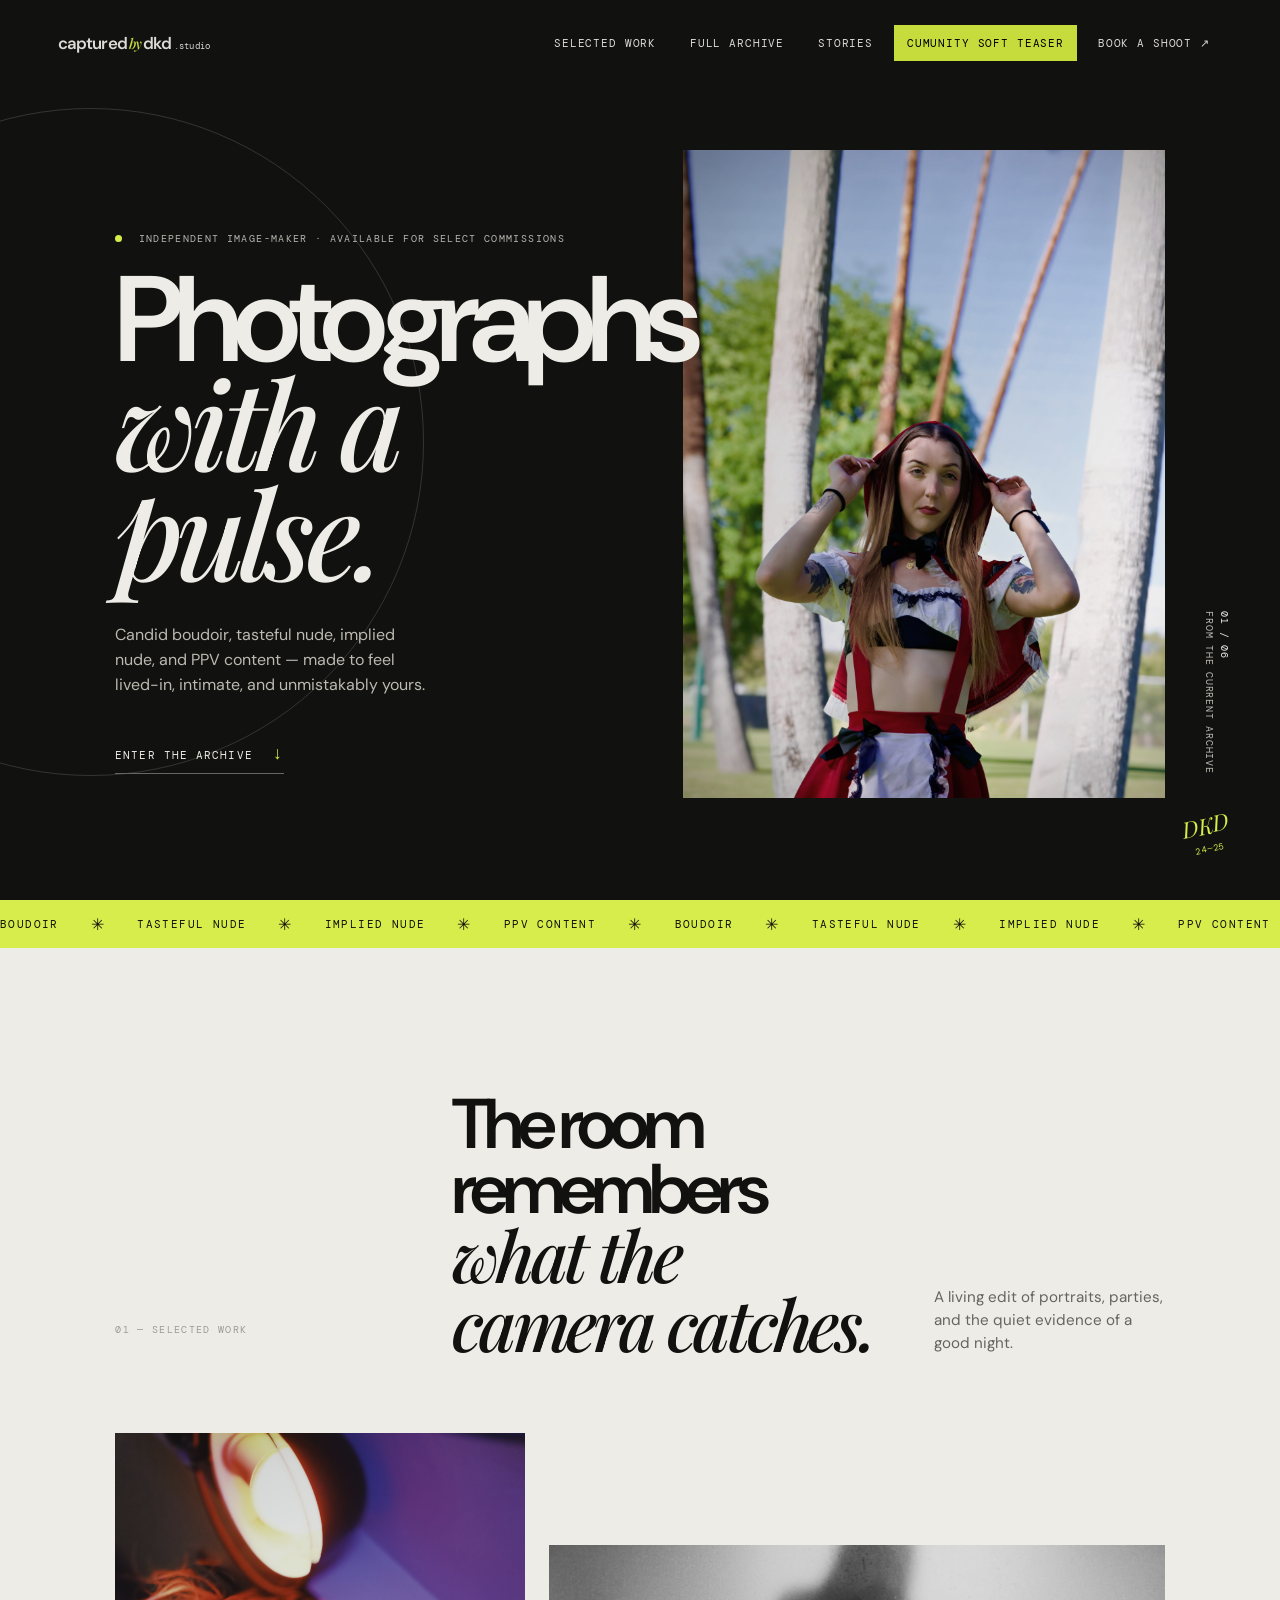
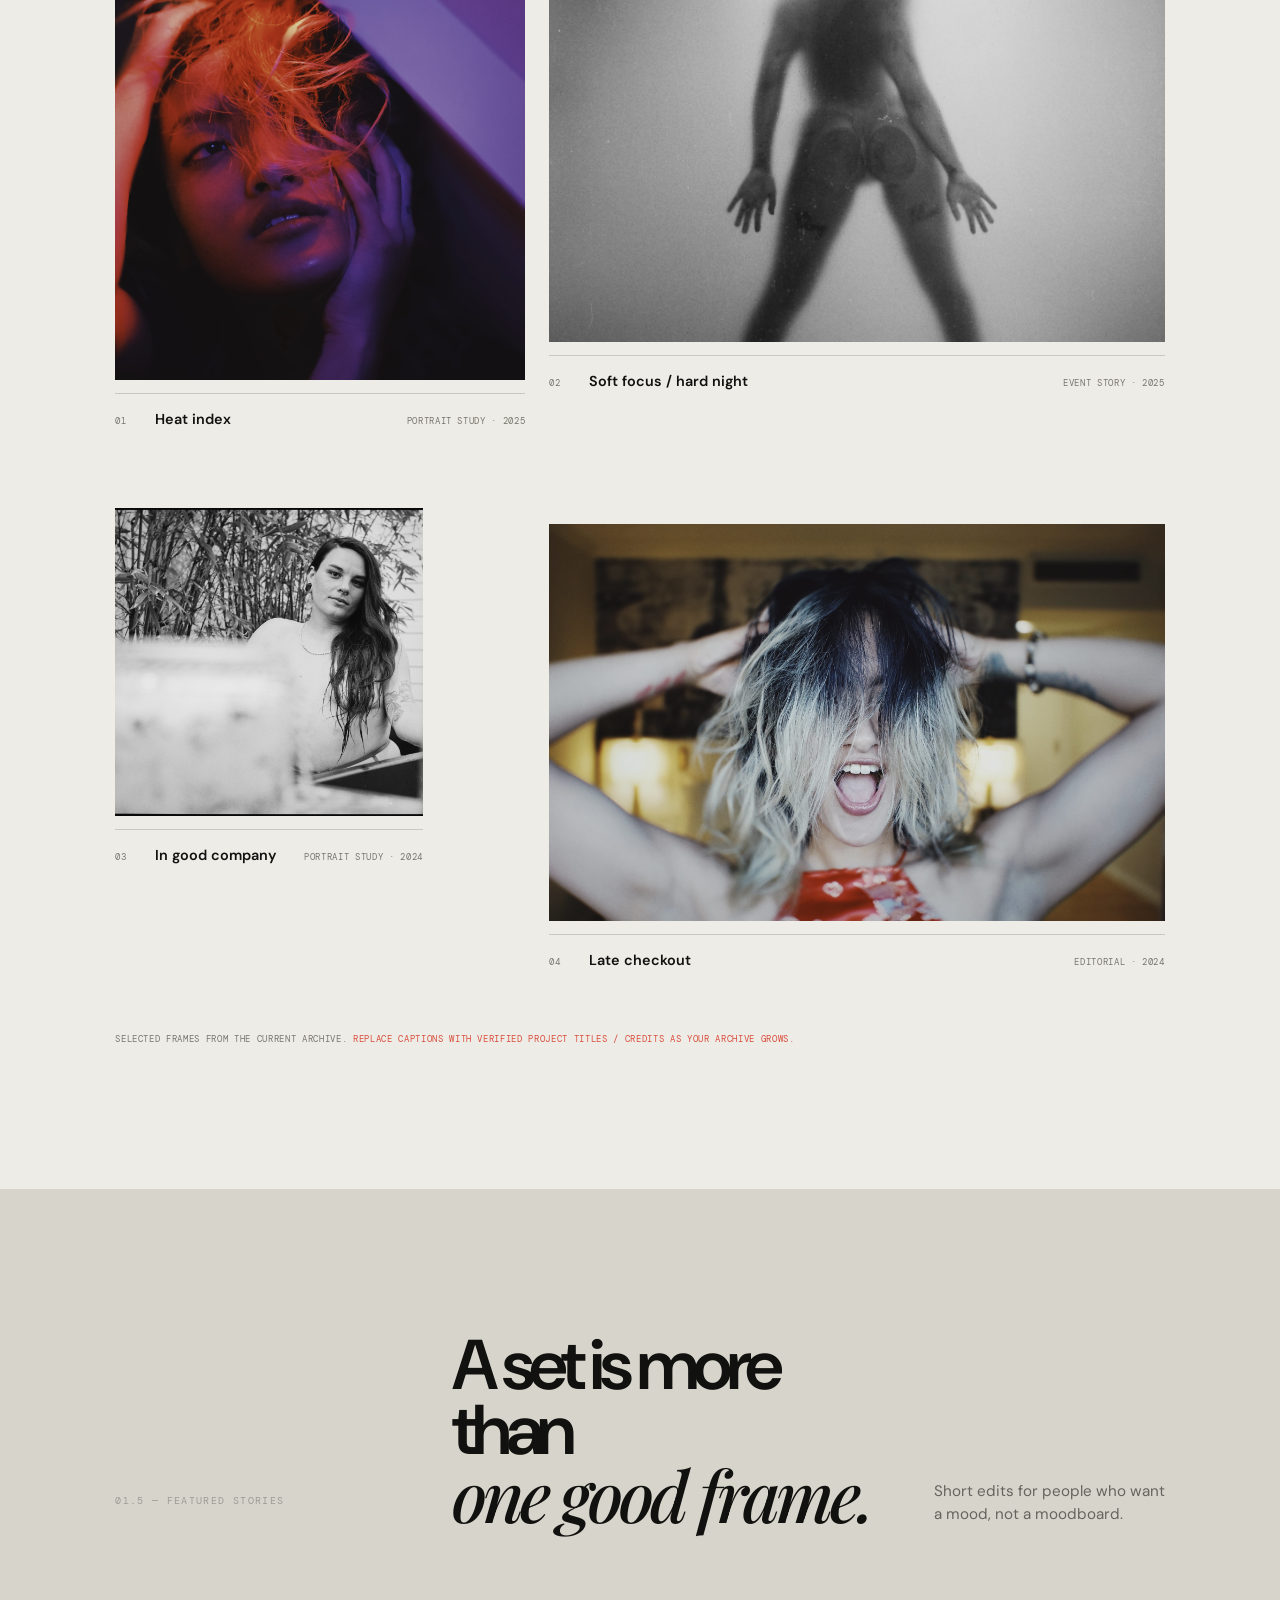
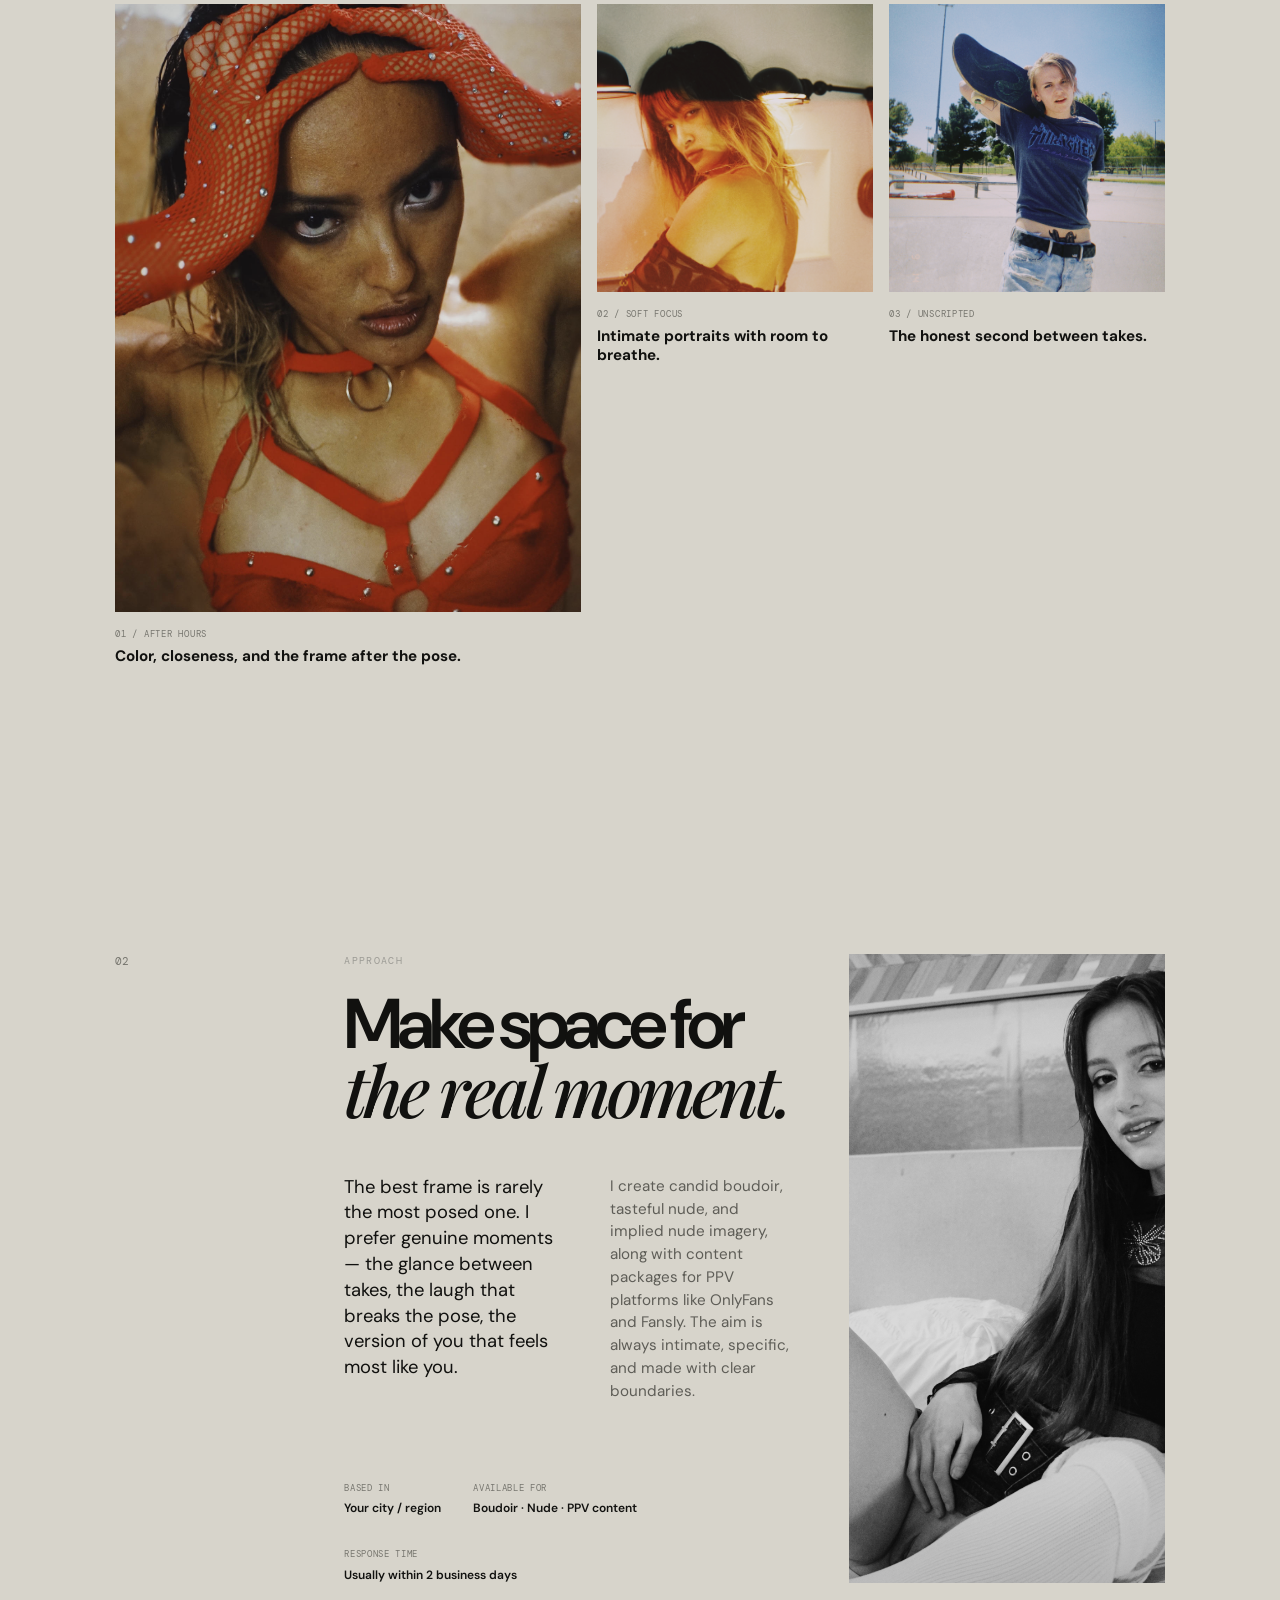
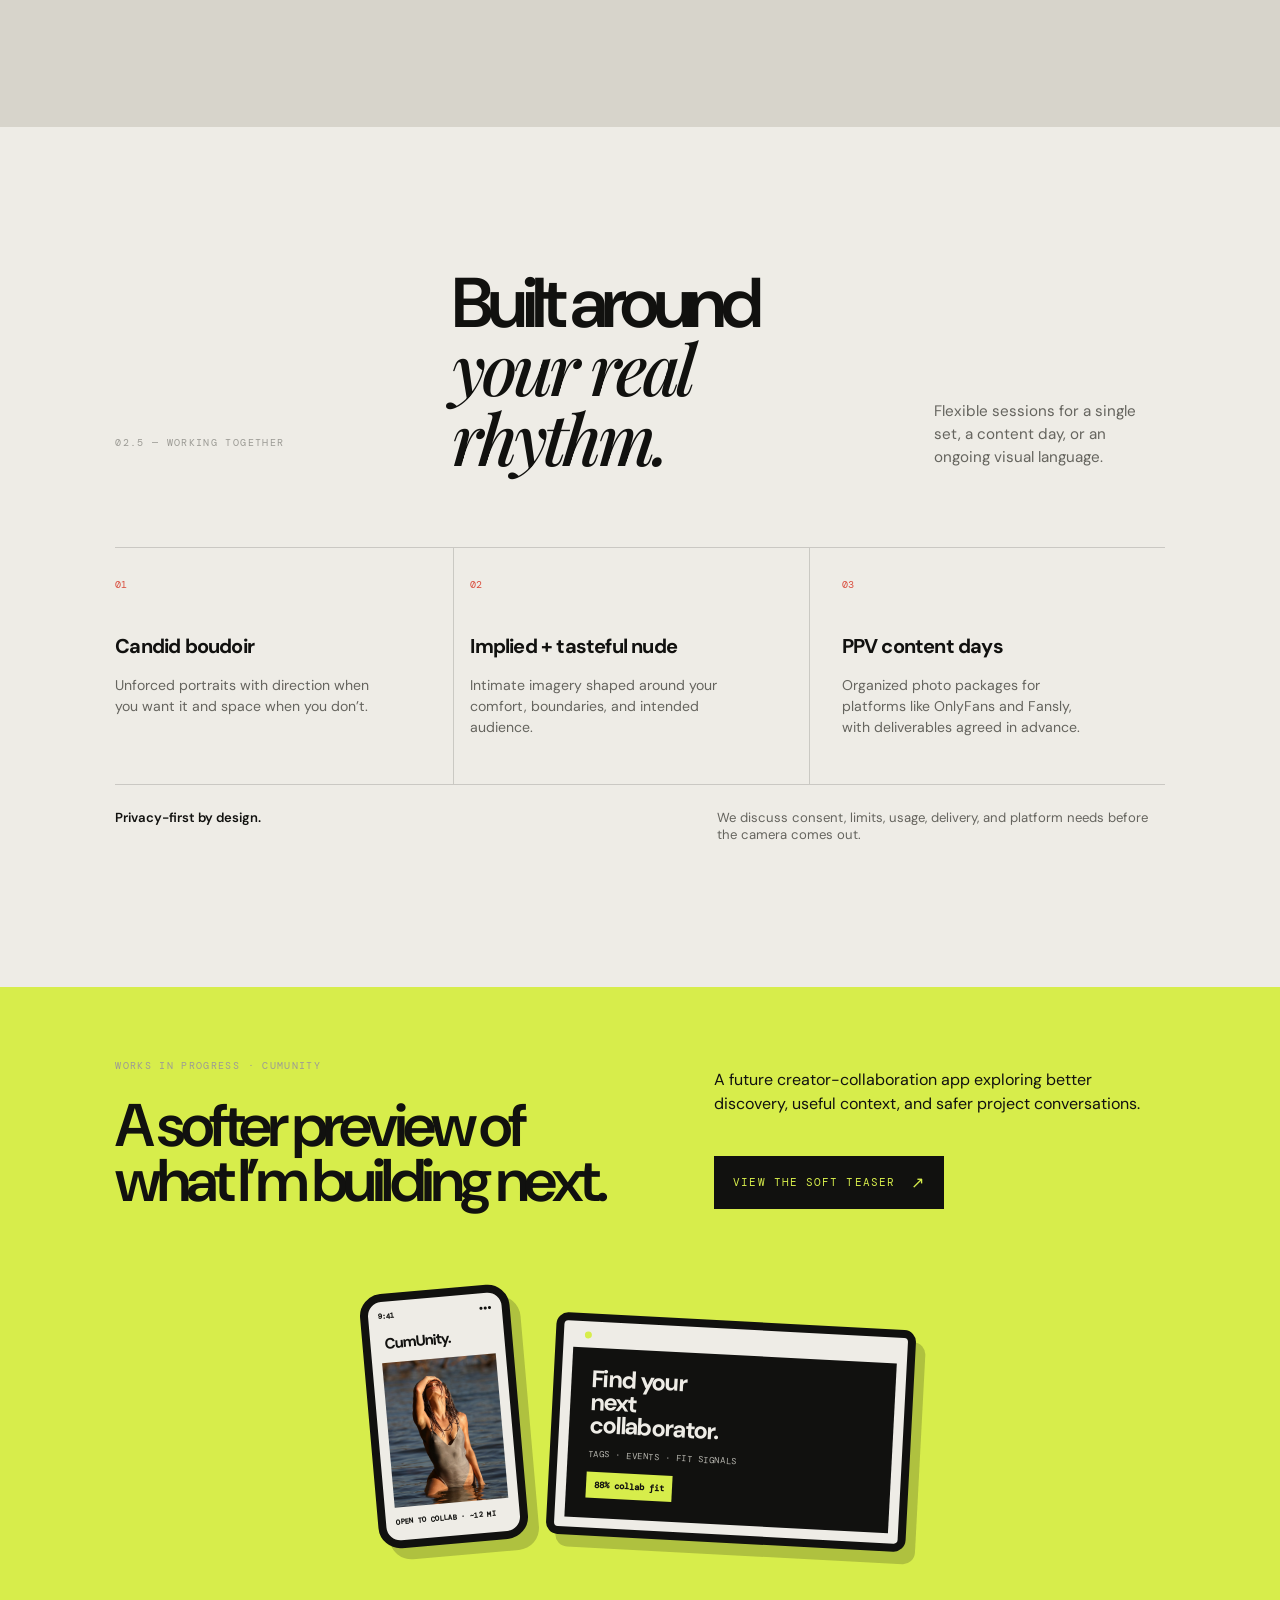
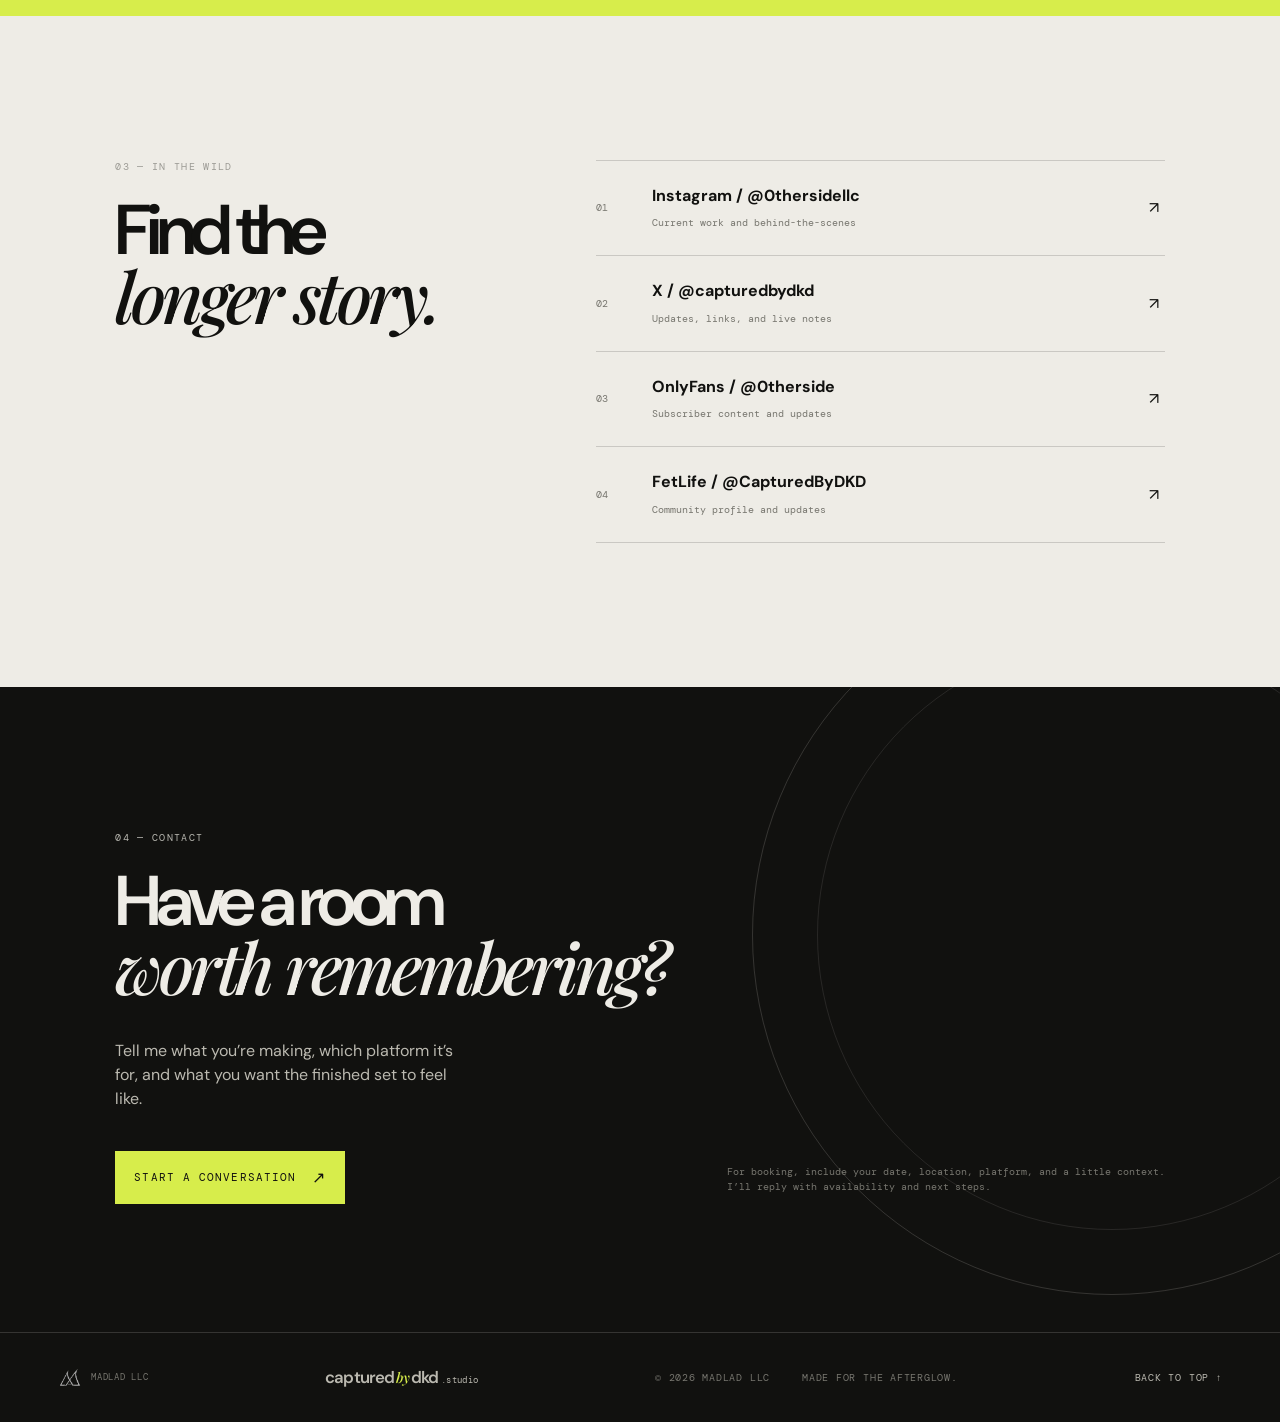
<file: index.html>
<!doctype html>
<html lang="en">
  <head>
    <meta charset="UTF-8" />
    <meta name="viewport" content="width=device-width, initial-scale=1.0" />
    <meta name="description" content="capturedbydkd.studio — documentary portraiture and event photography with a nocturnal editorial eye." />
    <meta name="theme-color" content="#11110f" />
    <title>capturedbydkd.studio — photographs with a pulse</title>
    <link rel="preconnect" href="https://fonts.googleapis.com" />
    <link rel="preconnect" href="https://fonts.gstatic.com" crossorigin />
    <link href="https://fonts.googleapis.com/css2?family=DM+Mono:wght@400;500&family=DM+Sans:wght@400;500;600;700&family=Playfair+Display:ital,wght@0,500;0,600;1,500;1,600&display=swap" rel="stylesheet" />
    <link rel="stylesheet" href="styles.css" />
  </head>
  <body>
    <a class="skip-link" href="#work">Skip to work</a>
    <header class="site-header">
      <a class="wordmark" href="#top" aria-label="capturedbydkd.studio home"><span>captured</span><em>by</em><span>dkd</span><b>.studio</b></a>
      <button class="menu-toggle" type="button" aria-expanded="false" aria-controls="site-nav"><span>Menu</span><i></i></button>
      <nav id="site-nav" class="site-nav" aria-label="Primary navigation">
        <a href="#work">Selected work</a><a href="archive.html">Full archive</a><a href="#stories">Stories</a><a href="cumunity-teaser.html">CumUnity soft teaser</a><a href="#contact">Book a shoot <span>↗</span></a>
      </nav>
    </header>

    <main id="top">
      <section class="hero" aria-labelledby="hero-title">
        <div class="hero-copy">
          <p class="eyebrow"><span class="eyebrow-dot"></span> Independent image-maker · available for select commissions</p>
          <h1 id="hero-title">Photographs<br /><i>with a pulse.</i></h1>
          <p class="hero-intro">Candid boudoir, tasteful nude, implied nude, and PPV content — made to feel lived-in, intimate, and unmistakably yours.</p>
          <a class="text-link" href="#work">Enter the archive <span>↓</span></a>
        </div>
        <div class="hero-image-wrap">
          <div class="hero-image" role="img" aria-label="A cinematic portrait in red light"></div>
          <div class="hero-image-note">01 / 06<br /><span>From the current archive</span></div>
        </div>
        <div class="hero-stamp" aria-hidden="true">DKD<br /><span>24—25</span></div>
      </section>

      <div class="ticker" aria-label="Services"><div class="ticker-track"><span>BOUDOIR</span><b>✳</b><span>TASTEFUL NUDE</span><b>✳</b><span>IMPLIED NUDE</span><b>✳</b><span>PPV CONTENT</span><b>✳</b><span>BOUDOIR</span><b>✳</b><span>TASTEFUL NUDE</span><b>✳</b><span>IMPLIED NUDE</span><b>✳</b><span>PPV CONTENT</span><b>✳</b></div></div>

      <section id="work" class="section work-section" aria-labelledby="work-title">
        <div class="section-heading">
          <p class="eyebrow">01 — Selected work</p>
          <h2 id="work-title">The room remembers<br /><i>what the camera catches.</i></h2>
          <p class="section-deck">A living edit of portraits, parties, and the quiet evidence of a good night.</p>
        </div>
        <div class="gallery-grid">
          <a class="gallery-card gallery-card--tall" href="assets/archive/IMG_0025.JPG" data-lightbox><div class="gallery-image image-01"></div><div class="gallery-meta"><span>01</span><strong>Heat index</strong><small>Portrait study · 2025</small></div></a>
          <a class="gallery-card gallery-card--wide" href="assets/archive/IMG_0202.JPG" data-lightbox><div class="gallery-image image-02"></div><div class="gallery-meta"><span>02</span><strong>Soft focus / hard night</strong><small>Event story · 2025</small></div></a>
          <a class="gallery-card gallery-card--square" href="assets/archive/IMG_1647.JPG" data-lightbox><div class="gallery-image image-03"></div><div class="gallery-meta"><span>03</span><strong>In good company</strong><small>Portrait study · 2024</small></div></a>
          <a class="gallery-card gallery-card--wide gallery-card--offset" href="assets/archive/IMG_5059.JPG" data-lightbox><div class="gallery-image image-04"></div><div class="gallery-meta"><span>04</span><strong>Late checkout</strong><small>Editorial · 2024</small></div></a>
        </div>
        <p class="gallery-note">Selected frames from the current archive. <span>Replace captions with verified project titles / credits as your archive grows.</span></p>
      </section>

      <section id="stories" class="section stories-section" aria-labelledby="stories-title">
        <div class="section-heading">
          <p class="eyebrow">01.5 — Featured stories</p>
          <h2 id="stories-title">A set is more than<br /><i>one good frame.</i></h2>
          <p class="section-deck">Short edits for people who want a mood, not a moodboard.</p>
        </div>
        <div class="story-grid">
          <a class="story-card story-card--large" href="archive.html"><div class="story-image story-image--one"></div><div><span>01 / after hours</span><strong>Color, closeness, and the frame after the pose.</strong></div></a>
          <a class="story-card" href="archive.html"><div class="story-image story-image--two"></div><div><span>02 / soft focus</span><strong>Intimate portraits with room to breathe.</strong></div></a>
          <a class="story-card" href="archive.html"><div class="story-image story-image--three"></div><div><span>03 / unscripted</span><strong>The honest second between takes.</strong></div></a>
        </div>
      </section>

      <section id="approach" class="section approach-section" aria-labelledby="approach-title">
        <div class="approach-index">02</div>
        <div class="approach-content">
          <p class="eyebrow">Approach</p><h2 id="approach-title">Make space for<br /><i>the real moment.</i></h2>
          <div class="approach-body"><p class="lead">The best frame is rarely the most posed one. I prefer genuine moments — the glance between takes, the laugh that breaks the pose, the version of you that feels most like you.</p><p>I create candid boudoir, tasteful nude, and implied nude imagery, along with content packages for PPV platforms like OnlyFans and Fansly. The aim is always intimate, specific, and made with clear boundaries.</p></div>
          <div class="approach-details"><div><span>Based in</span><strong>Your city / region</strong></div><div><span>Available for</span><strong>Boudoir · Nude · PPV content</strong></div><div><span>Response time</span><strong>Usually within 2 business days</strong></div></div>
        </div>
        <div class="approach-image" role="img" aria-label="A black and white candid photograph of a person in profile"></div>
      </section>

      <section class="section services-section" aria-labelledby="services-title">
        <div class="section-heading">
          <p class="eyebrow">02.5 — Working together</p>
          <h2 id="services-title">Built around<br /><i>your real rhythm.</i></h2>
          <p class="section-deck">Flexible sessions for a single set, a content day, or an ongoing visual language.</p>
        </div>
        <div class="service-grid">
          <article><span>01</span><h3>Candid boudoir</h3><p>Unforced portraits with direction when you want it and space when you don’t.</p></article>
          <article><span>02</span><h3>Implied + tasteful nude</h3><p>Intimate imagery shaped around your comfort, boundaries, and intended audience.</p></article>
          <article><span>03</span><h3>PPV content days</h3><p>Organized photo packages for platforms like OnlyFans and Fansly, with deliverables agreed in advance.</p></article>
        </div>
        <div class="privacy-note"><strong>Privacy-first by design.</strong><span>We discuss consent, limits, usage, delivery, and platform needs before the camera comes out.</span></div>
      </section>

      <section class="cumunity-teaser-strip" aria-labelledby="cumunity-teaser-title">
        <div>
          <p class="eyebrow">Works in progress · CumUnity</p>
          <h2 id="cumunity-teaser-title">A softer preview of what I’m building next.</h2>
        </div>
        <div class="cumunity-teaser-strip__action">
          <p>A future creator-collaboration app exploring better discovery, useful context, and safer project conversations.</p>
          <a class="button button-acid" href="cumunity-teaser.html">View the soft teaser <span>↗</span></a>
        </div>
        <div class="cumunity-teaser-devices" aria-label="CumUnity app preview on phone and computer">
          <div class="cumunity-device cumunity-device--phone">
            <div class="cumunity-device__top"><span>9:41</span><b>●●●</b></div>
            <strong>CumUnity<span>.</span></strong>
            <img src="assets/cumunity/second-portrait.jpg" alt="Non-explicit demo creator profile preview" />
            <small>OPEN TO COLLAB · ~12 MI</small>
          </div>
          <div class="cumunity-device cumunity-device--desktop">
            <div class="cumunity-device__bar"><span></span><span></span><span></span></div>
            <div class="cumunity-device__screen">
              <b>Find your next collaborator.</b>
              <span>Tags · Events · Fit signals</span>
              <i>88% collab fit</i>
            </div>
          </div>
        </div>
      </section>

      <section id="links" class="section links-section" aria-labelledby="links-title">
        <div><p class="eyebrow">03 — In the wild</p><h2 id="links-title">Find the <i>longer story.</i></h2></div>
        <div class="link-list">
          <a href="https://www.instagram.com/0thersidellc" class="content-link" target="_blank" rel="noreferrer"><span>01</span><div><strong>Instagram / @0thersidellc</strong><small>Current work and behind-the-scenes</small></div><b>↗</b></a>
          <a href="https://x.com/capturedbydkd" class="content-link" target="_blank" rel="noreferrer"><span>02</span><div><strong>X / @capturedbydkd</strong><small>Updates, links, and live notes</small></div><b>↗</b></a>
          <a href="https://onlyfans.com/0therside" class="content-link" target="_blank" rel="noreferrer"><span>03</span><div><strong>OnlyFans / @0therside</strong><small>Subscriber content and updates</small></div><b>↗</b></a>
          <a href="https://fetlife.com/CapturedByDKD" class="content-link" target="_blank" rel="noreferrer"><span>04</span><div><strong>FetLife / @CapturedByDKD</strong><small>Community profile and updates</small></div><b>↗</b></a>
        </div>
      </section>

      <section id="contact" class="contact-section" aria-labelledby="contact-title">
        <div class="contact-orbit" aria-hidden="true"></div><p class="eyebrow">04 — Contact</p>
        <h2 id="contact-title">Have a room<br /><i>worth remembering?</i></h2>
        <p>Tell me what you’re making, which platform it’s for, and what you want the finished set to feel like.</p>
        <a class="button button-light" href="mailto:kev@madladllc.studio">Start a conversation <span>↗</span></a>
        <p class="contact-note">For booking, include your date, location, platform, and a little context. <br />I’ll reply with availability and next steps.</p>
      </section>
    </main>
    <div class="lightbox" aria-hidden="true"><button class="lightbox-close" type="button" aria-label="Close image viewer">×</button><img src="assets/archive/DSC01313.jpeg" alt="Selected portfolio image" /></div>
    <footer class="site-footer"><div class="footer-brand"><img src="assets/madlad-logo.png" alt="MADLAD LLC logo" /><span>MADLAD LLC</span></div><a class="wordmark" href="#top"><span>captured</span><em>by</em><span>dkd</span><b>.studio</b></a><div class="footer-meta"><span>© 2026 MADLAD LLC</span><span>Made for the afterglow.</span></div><a class="back-top" href="#top">Back to top ↑</a></footer>
    <script src="script.js"></script>
  </body>
</html>
</file>
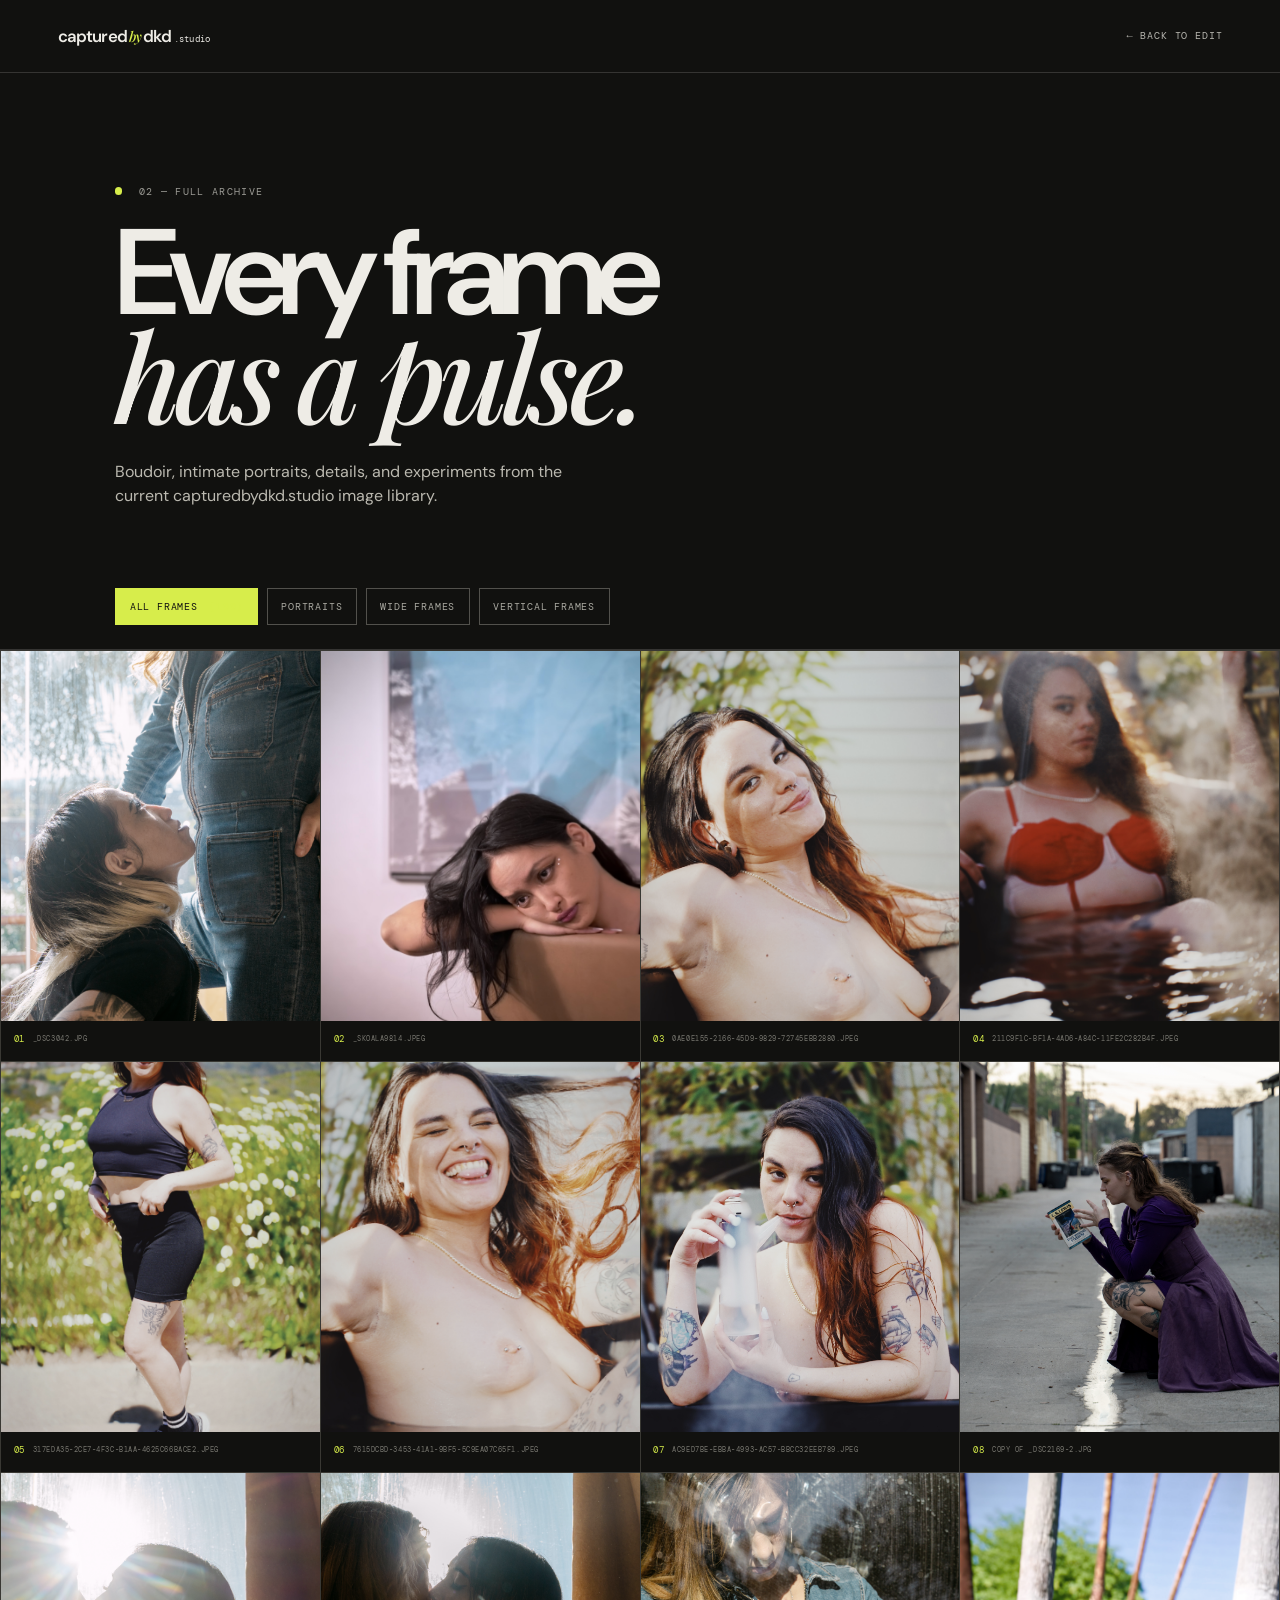
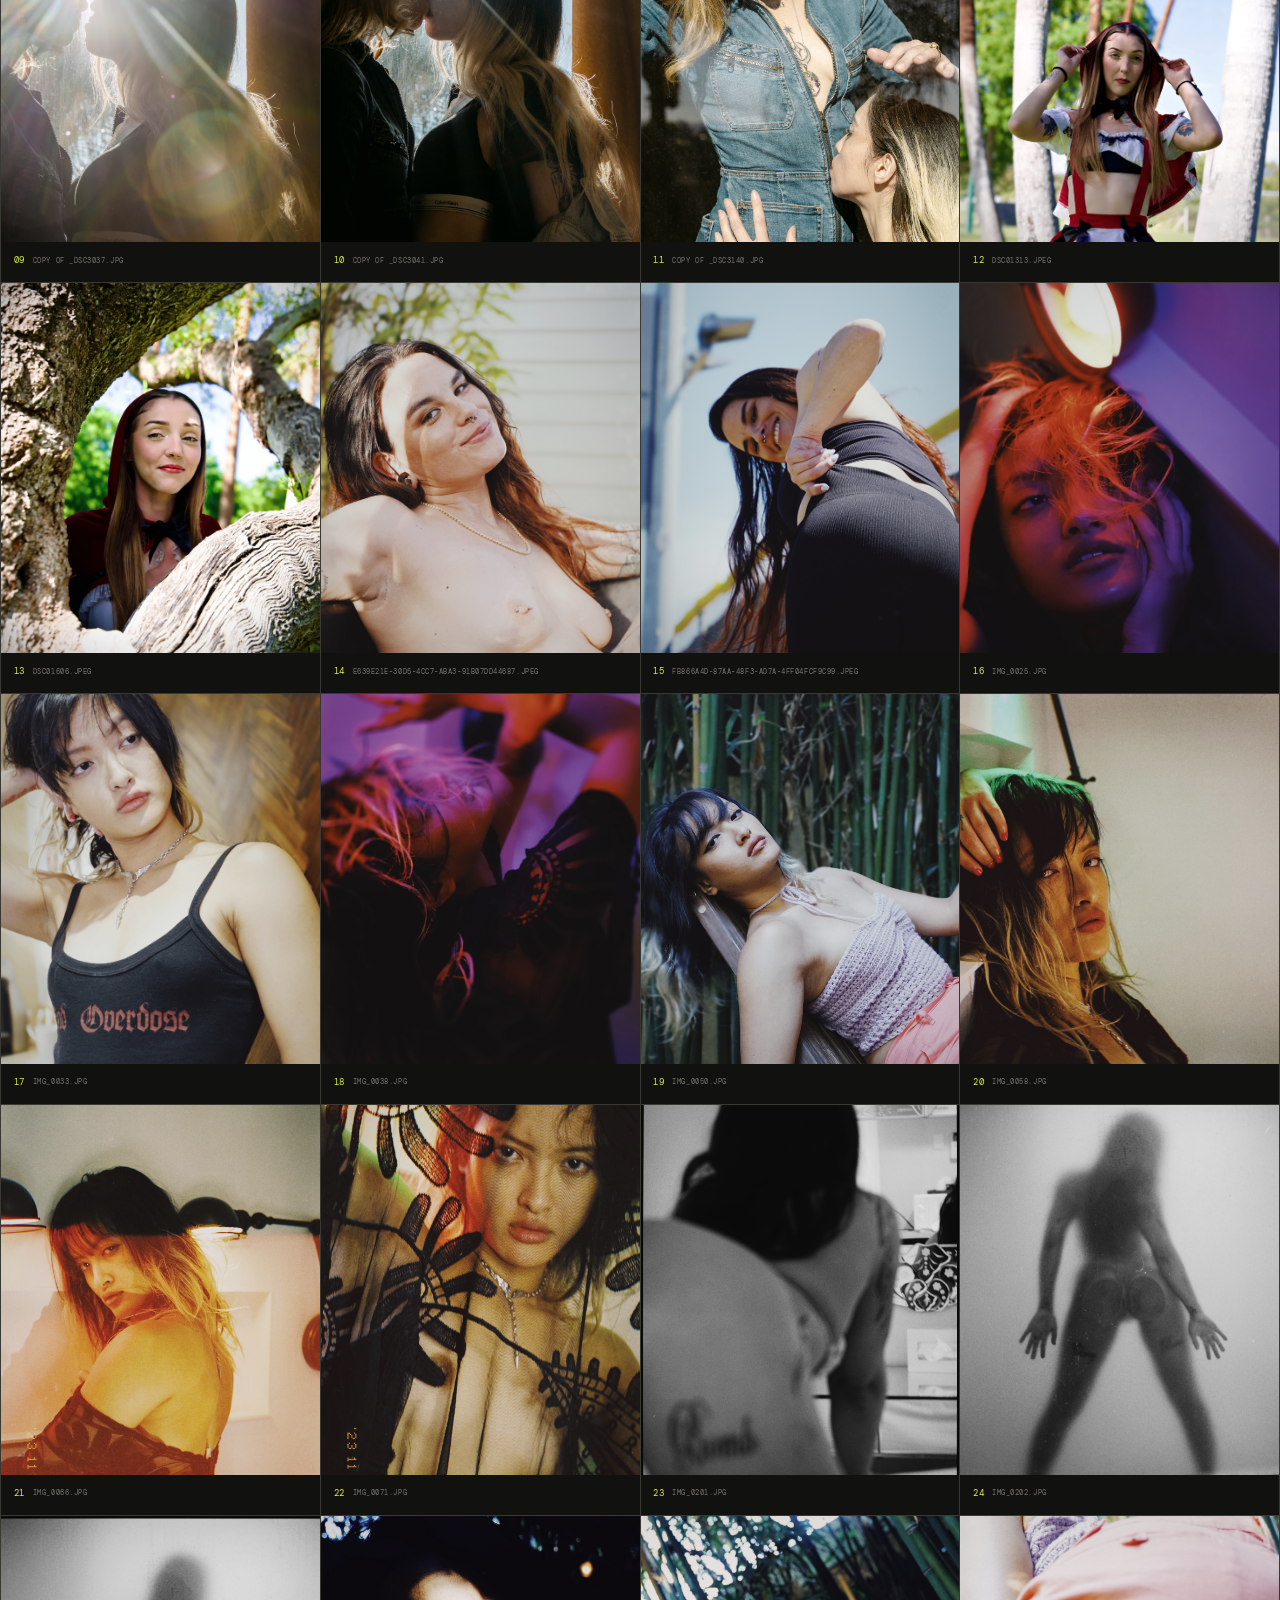
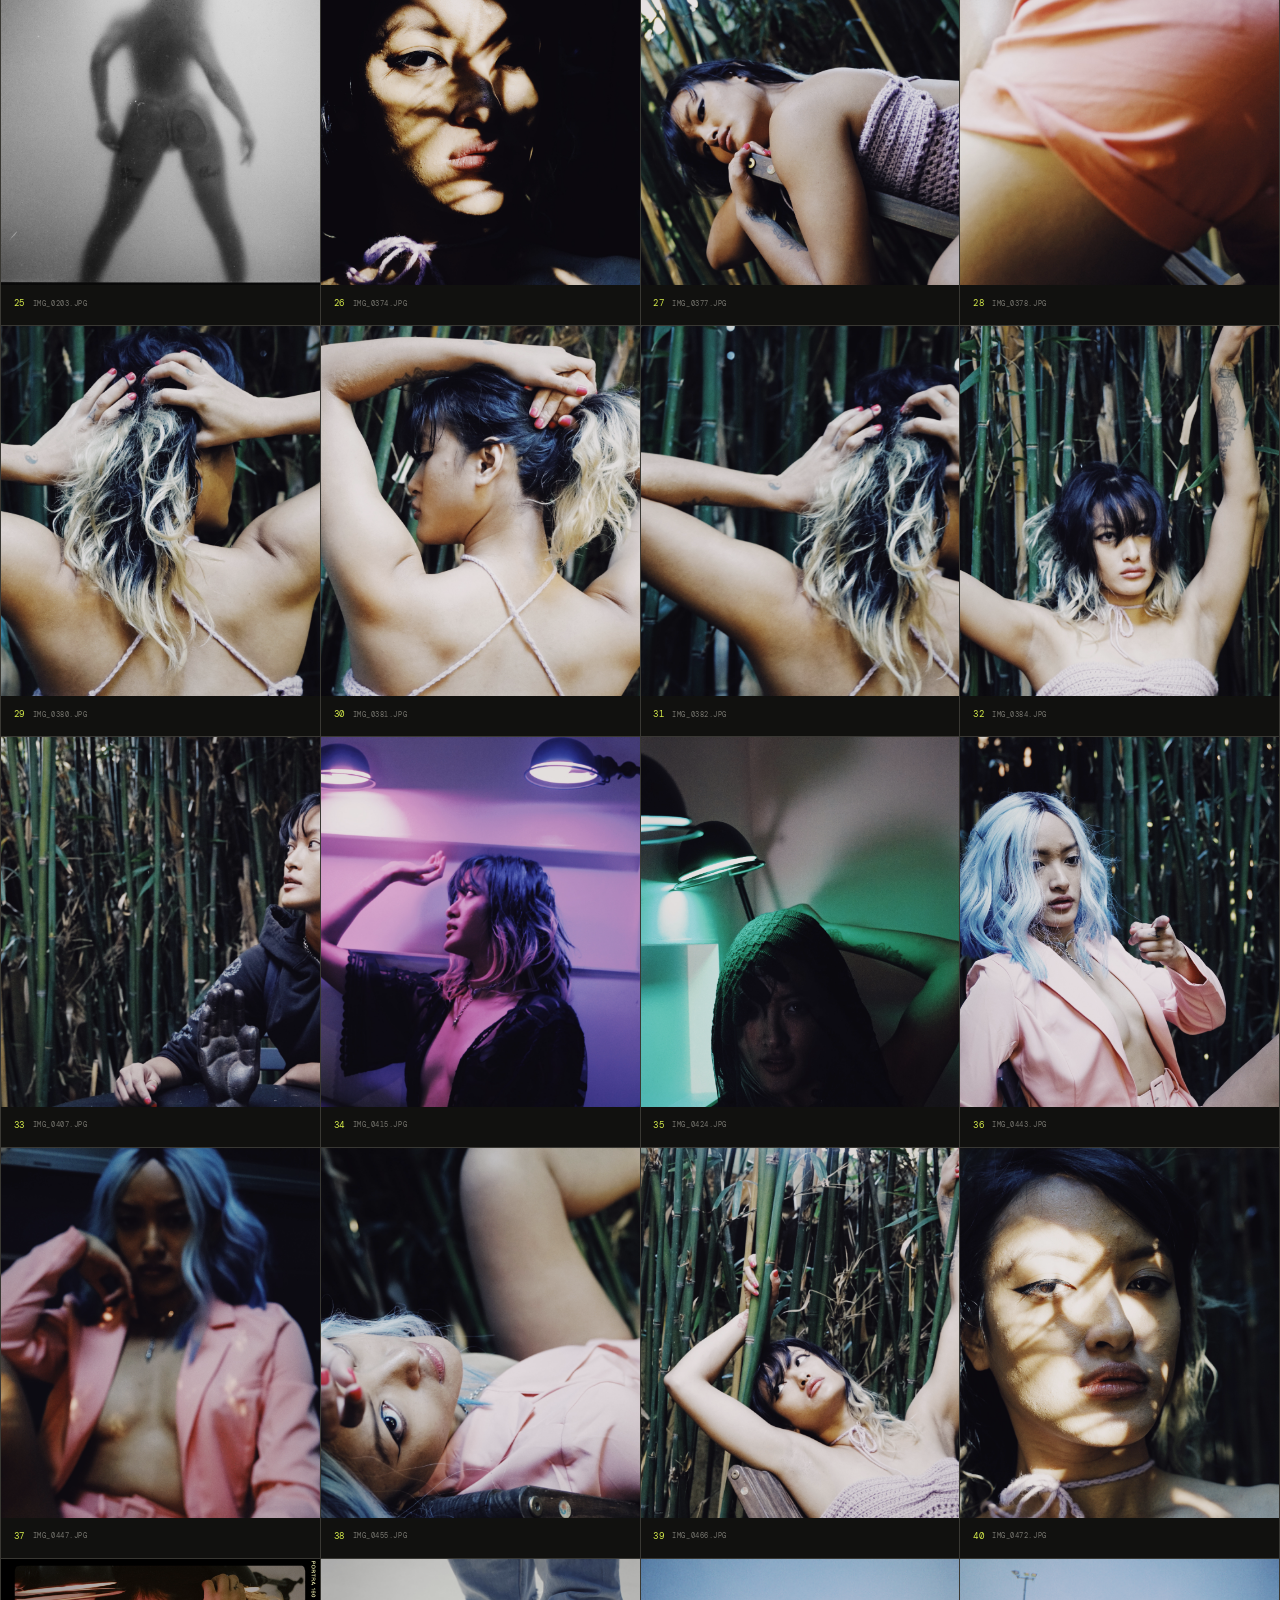
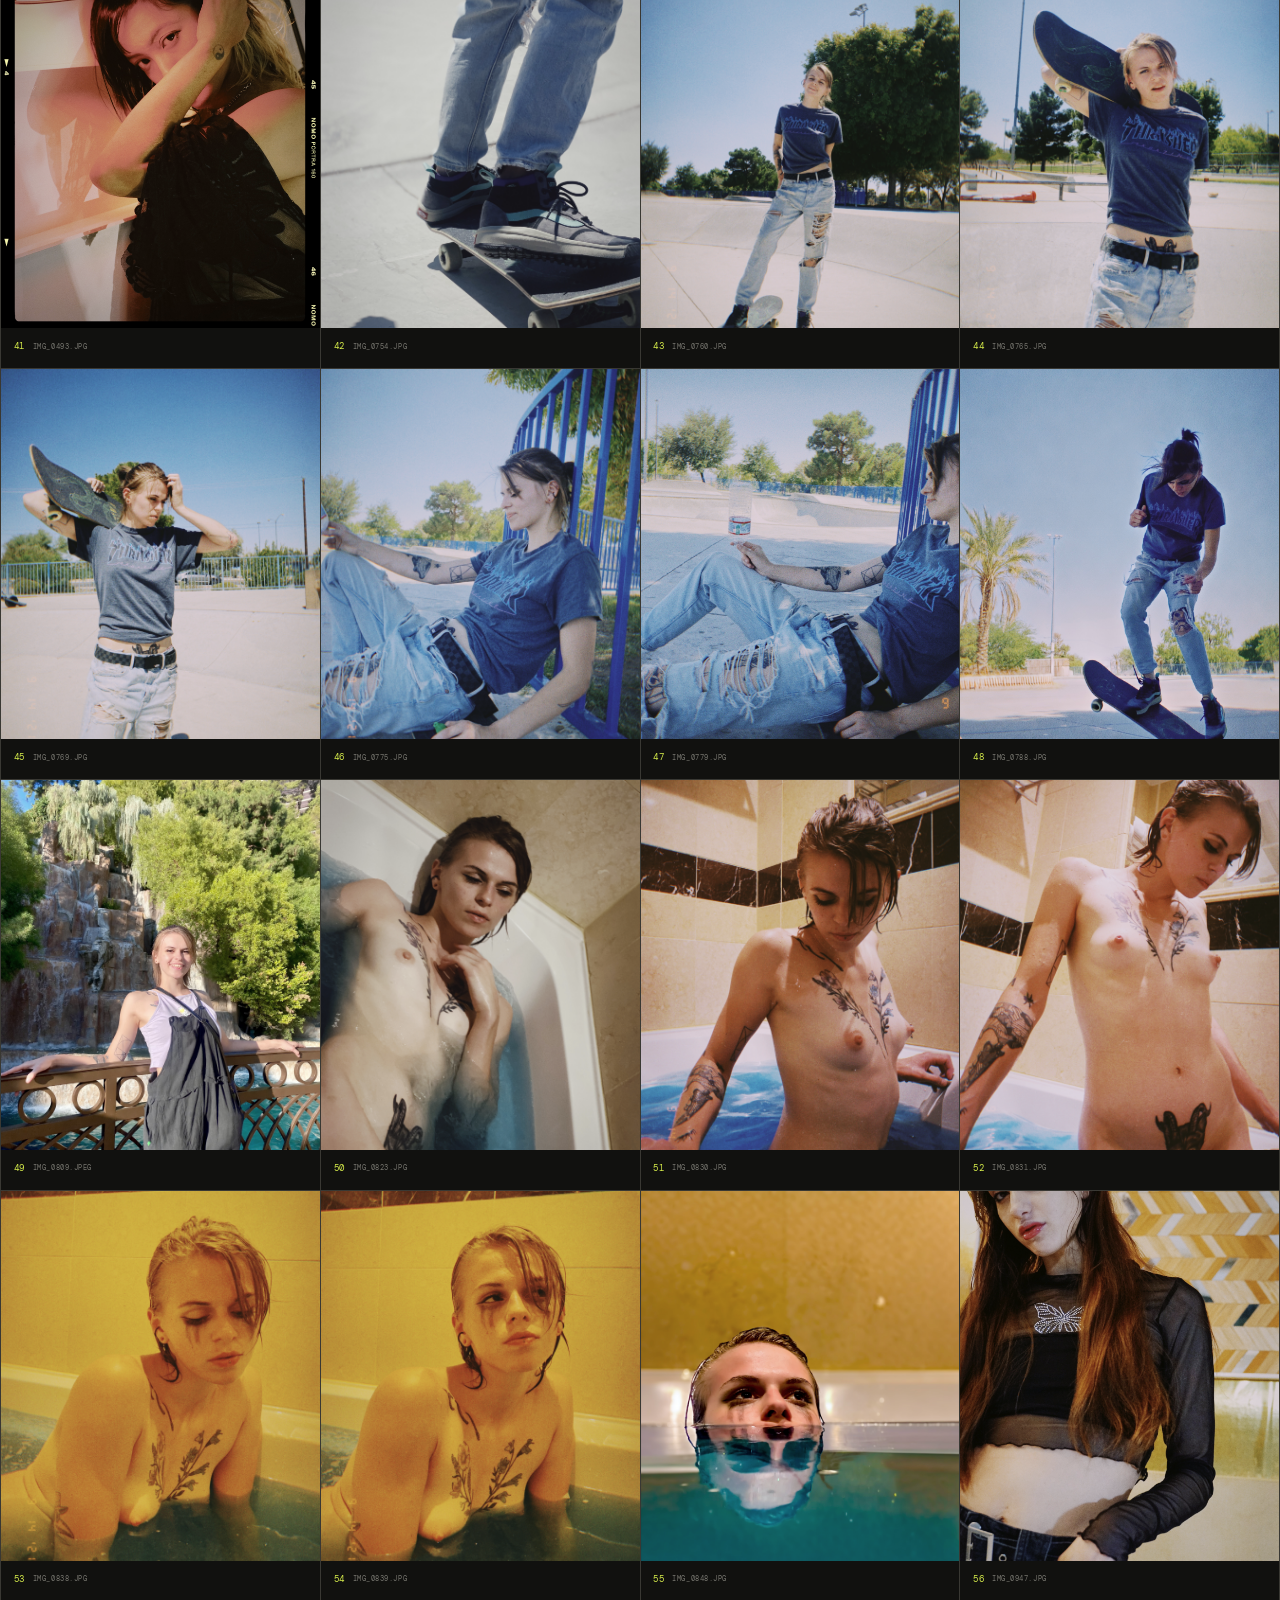
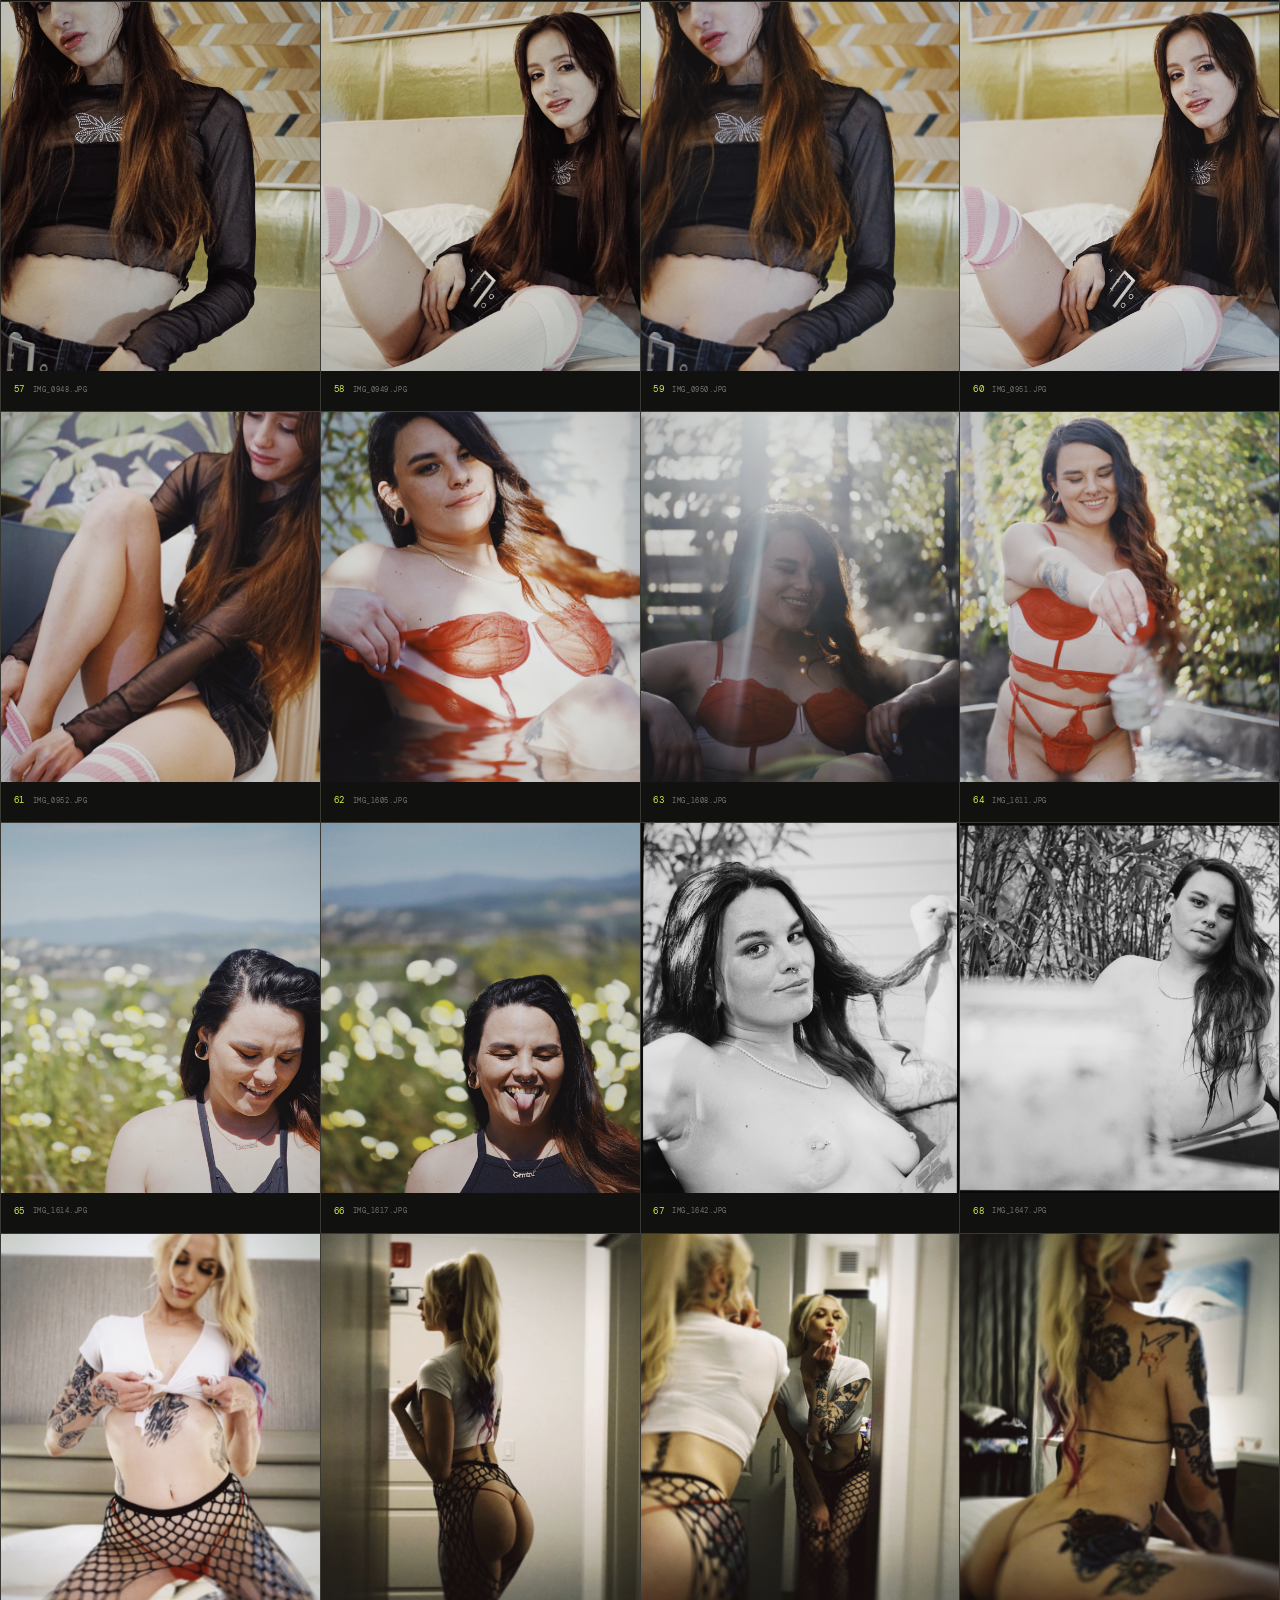
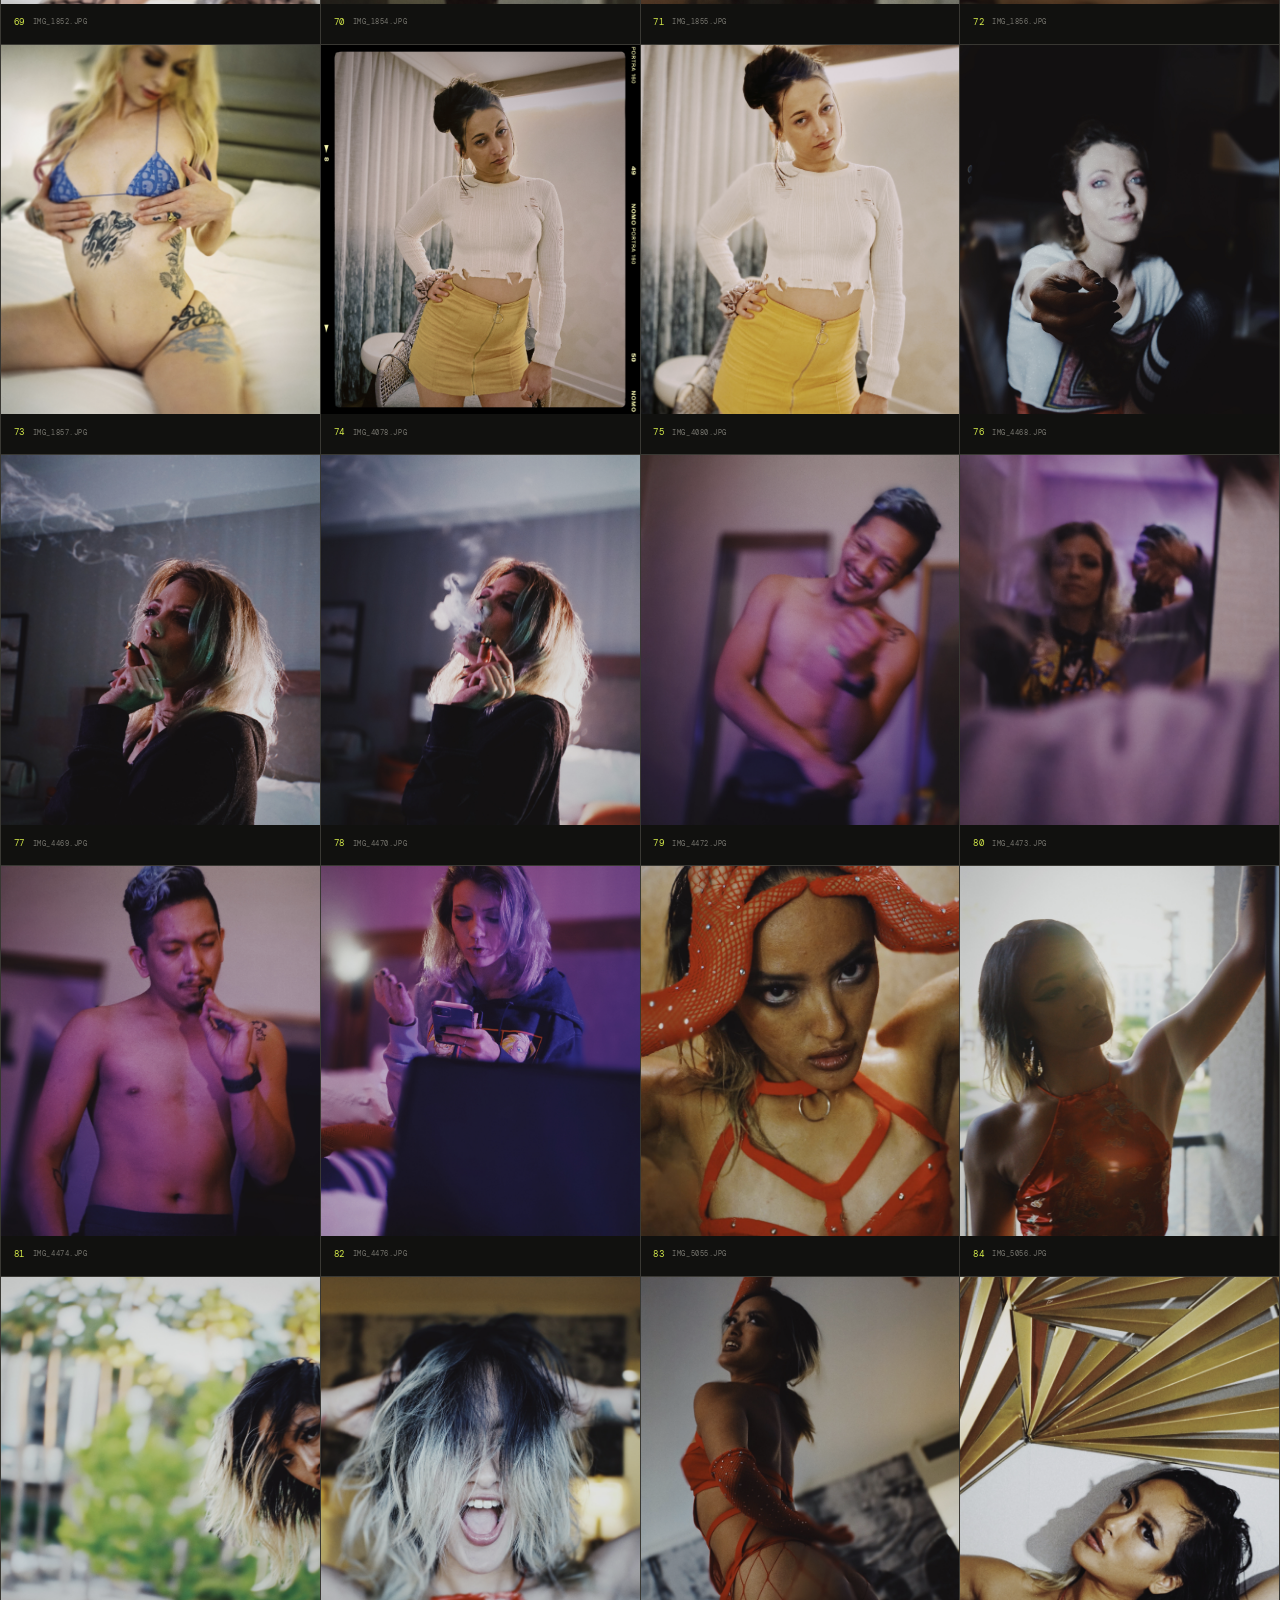
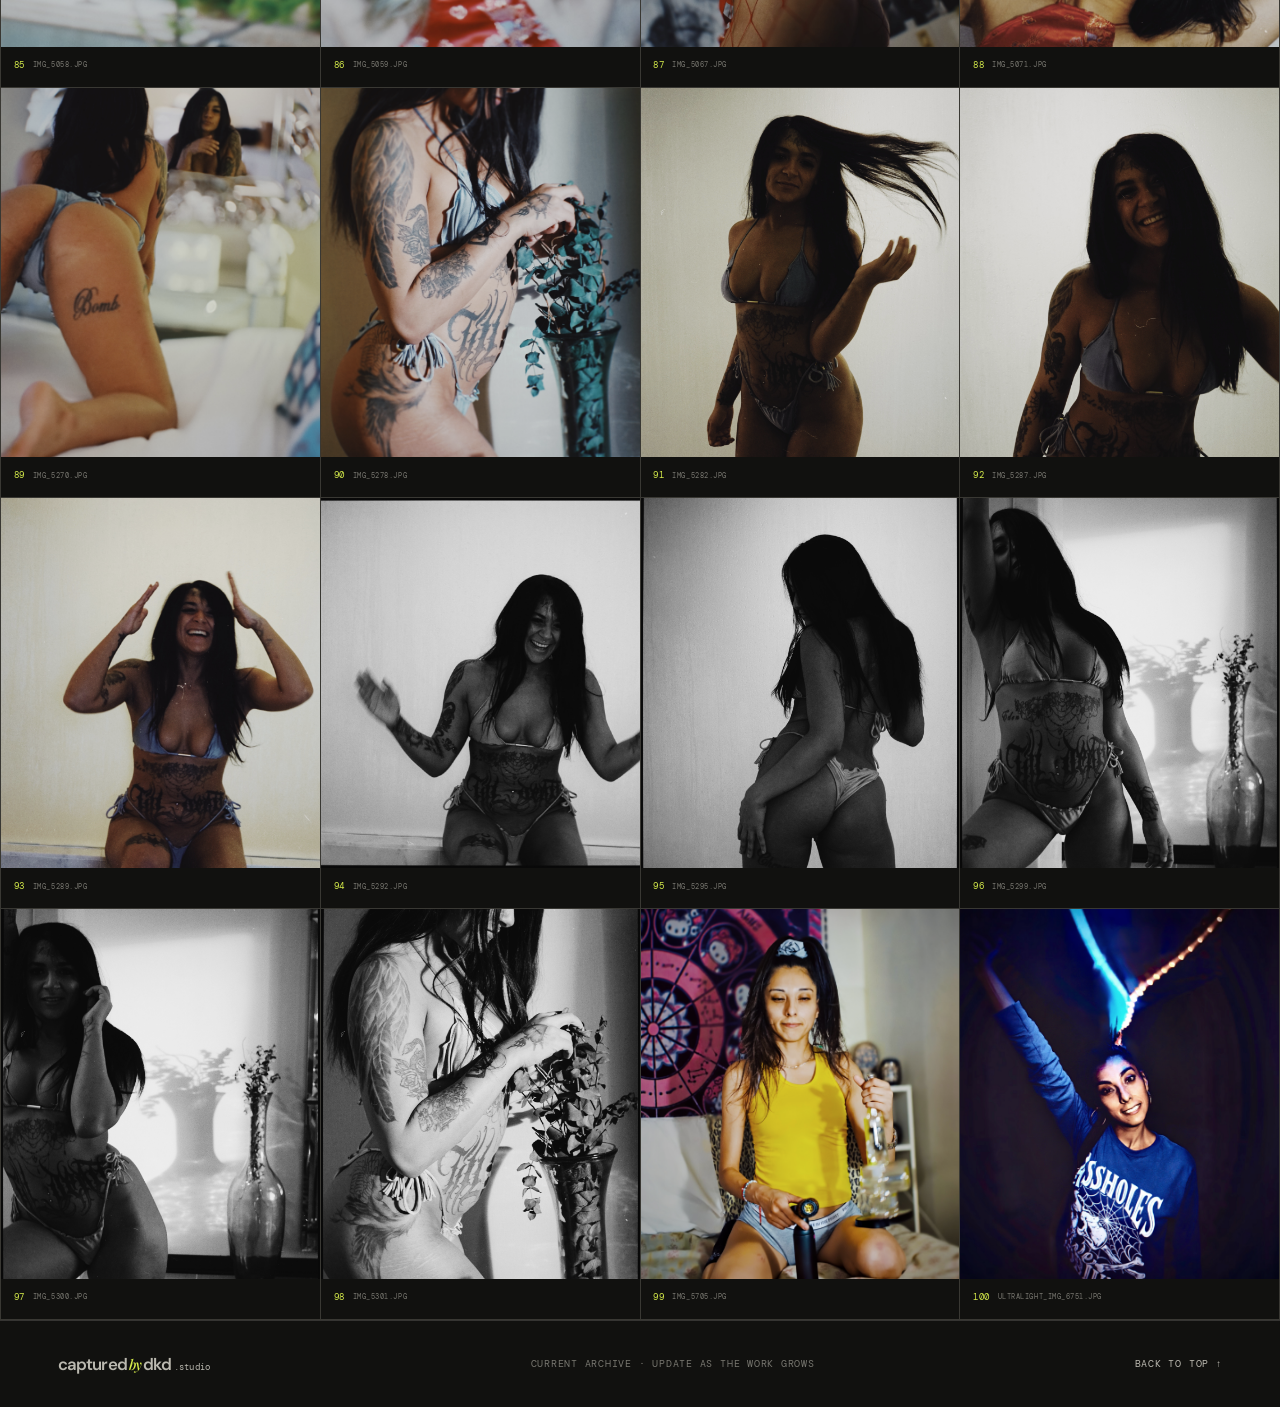
<file: archive.html>
<!doctype html>
<html lang="en">
  <head>
    <meta charset="UTF-8" />
    <meta name="viewport" content="width=device-width, initial-scale=1.0" />
    <meta name="description" content="The full capturedbydkd.studio photography archive." />
    <meta name="theme-color" content="#11110f" />
    <title>Archive — capturedbydkd.studio</title>
    <link rel="preconnect" href="https://fonts.googleapis.com" />
    <link rel="preconnect" href="https://fonts.gstatic.com" crossorigin />
    <link href="https://fonts.googleapis.com/css2?family=DM+Mono:wght@400;500&family=DM+Sans:wght@400;500;600;700&family=Playfair+Display:ital,wght@0,500;0,600;1,500;1,600&display=swap" rel="stylesheet" />
    <link rel="stylesheet" href="styles.css" />
  </head>
  <body class="archive-page">
    <header class="site-header archive-header">
      <a class="wordmark" href="index.html" aria-label="capturedbydkd.studio home"><span>captured</span><em>by</em><span>dkd</span><b>.studio</b></a>
      <a class="archive-back" href="index.html">← Back to edit</a>
    </header>
    <main>
      <section class="archive-intro">
        <p class="eyebrow"><span class="eyebrow-dot"></span> 02 — Full archive</p>
        <h1>Every frame<br /><i>has a pulse.</i></h1>
        <p>Boudoir, intimate portraits, details, and experiments from the current capturedbydkd.studio image library.</p>
      </section>
      <section class="archive-controls" aria-label="Archive filters">
        <button class="filter-button is-active" data-filter="all">All frames <span id="archive-count"></span></button>
        <button class="filter-button" data-filter="portrait">Portraits</button>
        <button class="filter-button" data-filter="wide">Wide frames</button>
        <button class="filter-button" data-filter="vertical">Vertical frames</button>
      </section>
      <section id="archive-grid" class="archive-grid" aria-live="polite"></section>
    </main>
    <footer class="site-footer"><a class="wordmark" href="index.html"><span>captured</span><em>by</em><span>dkd</span><b>.studio</b></a><span class="archive-footer-note">Current archive · update as the work grows</span><a class="back-top" href="#">Back to top ↑</a></footer>
    <script src="archive-data.js"></script>
    <script src="archive.js"></script>
  </body>
</html>
</file>
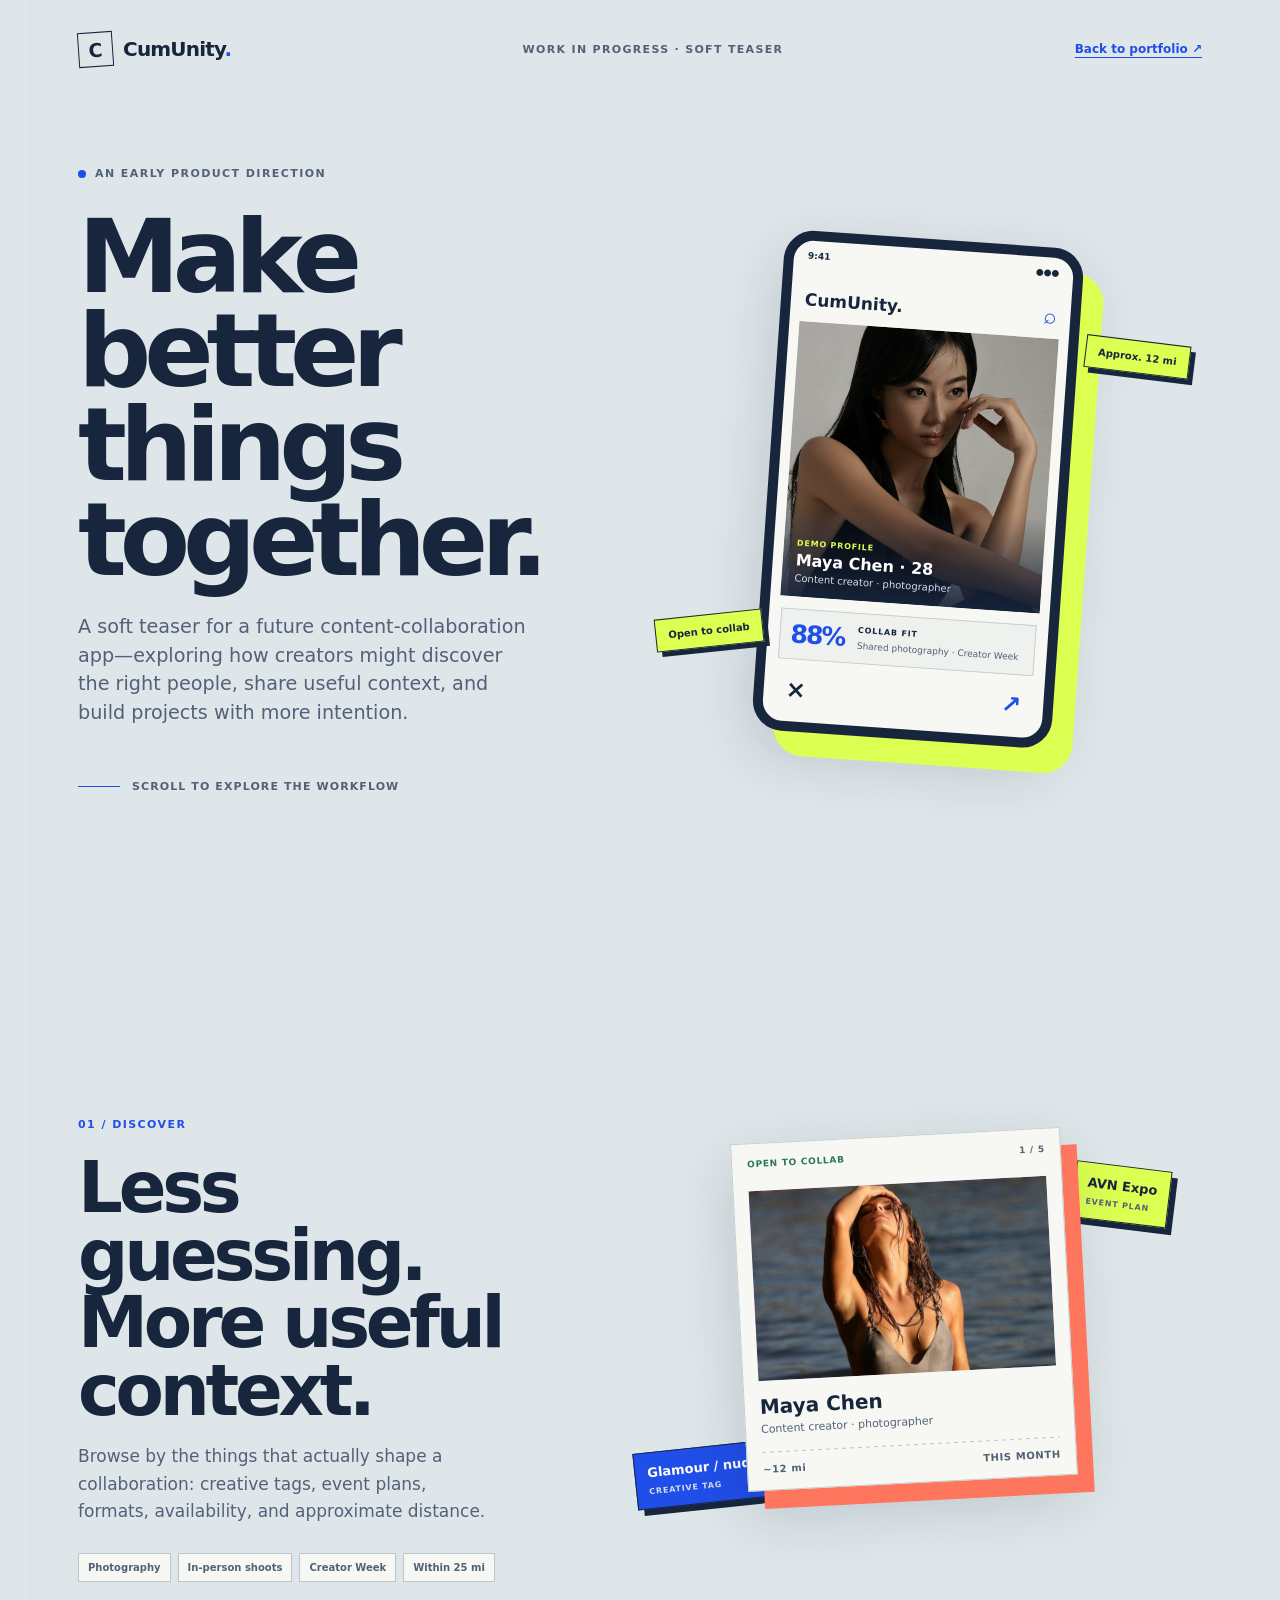
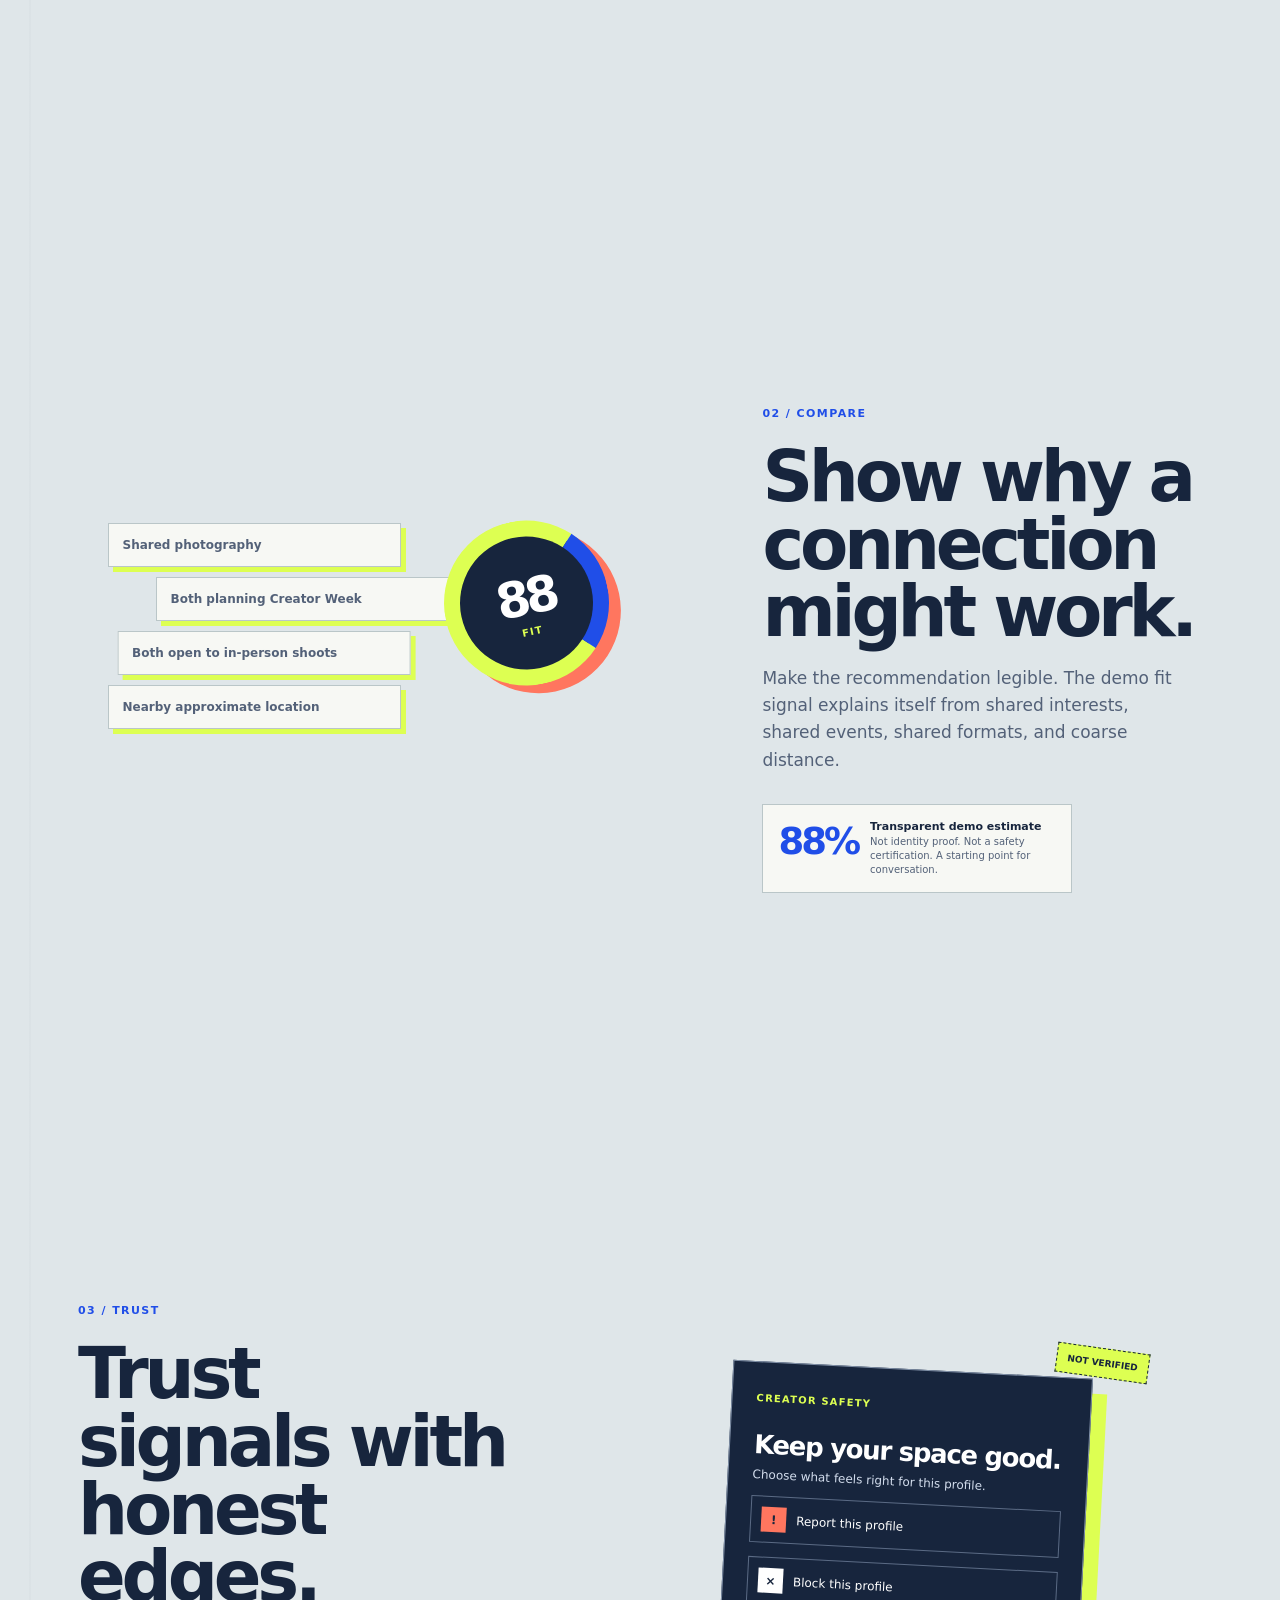
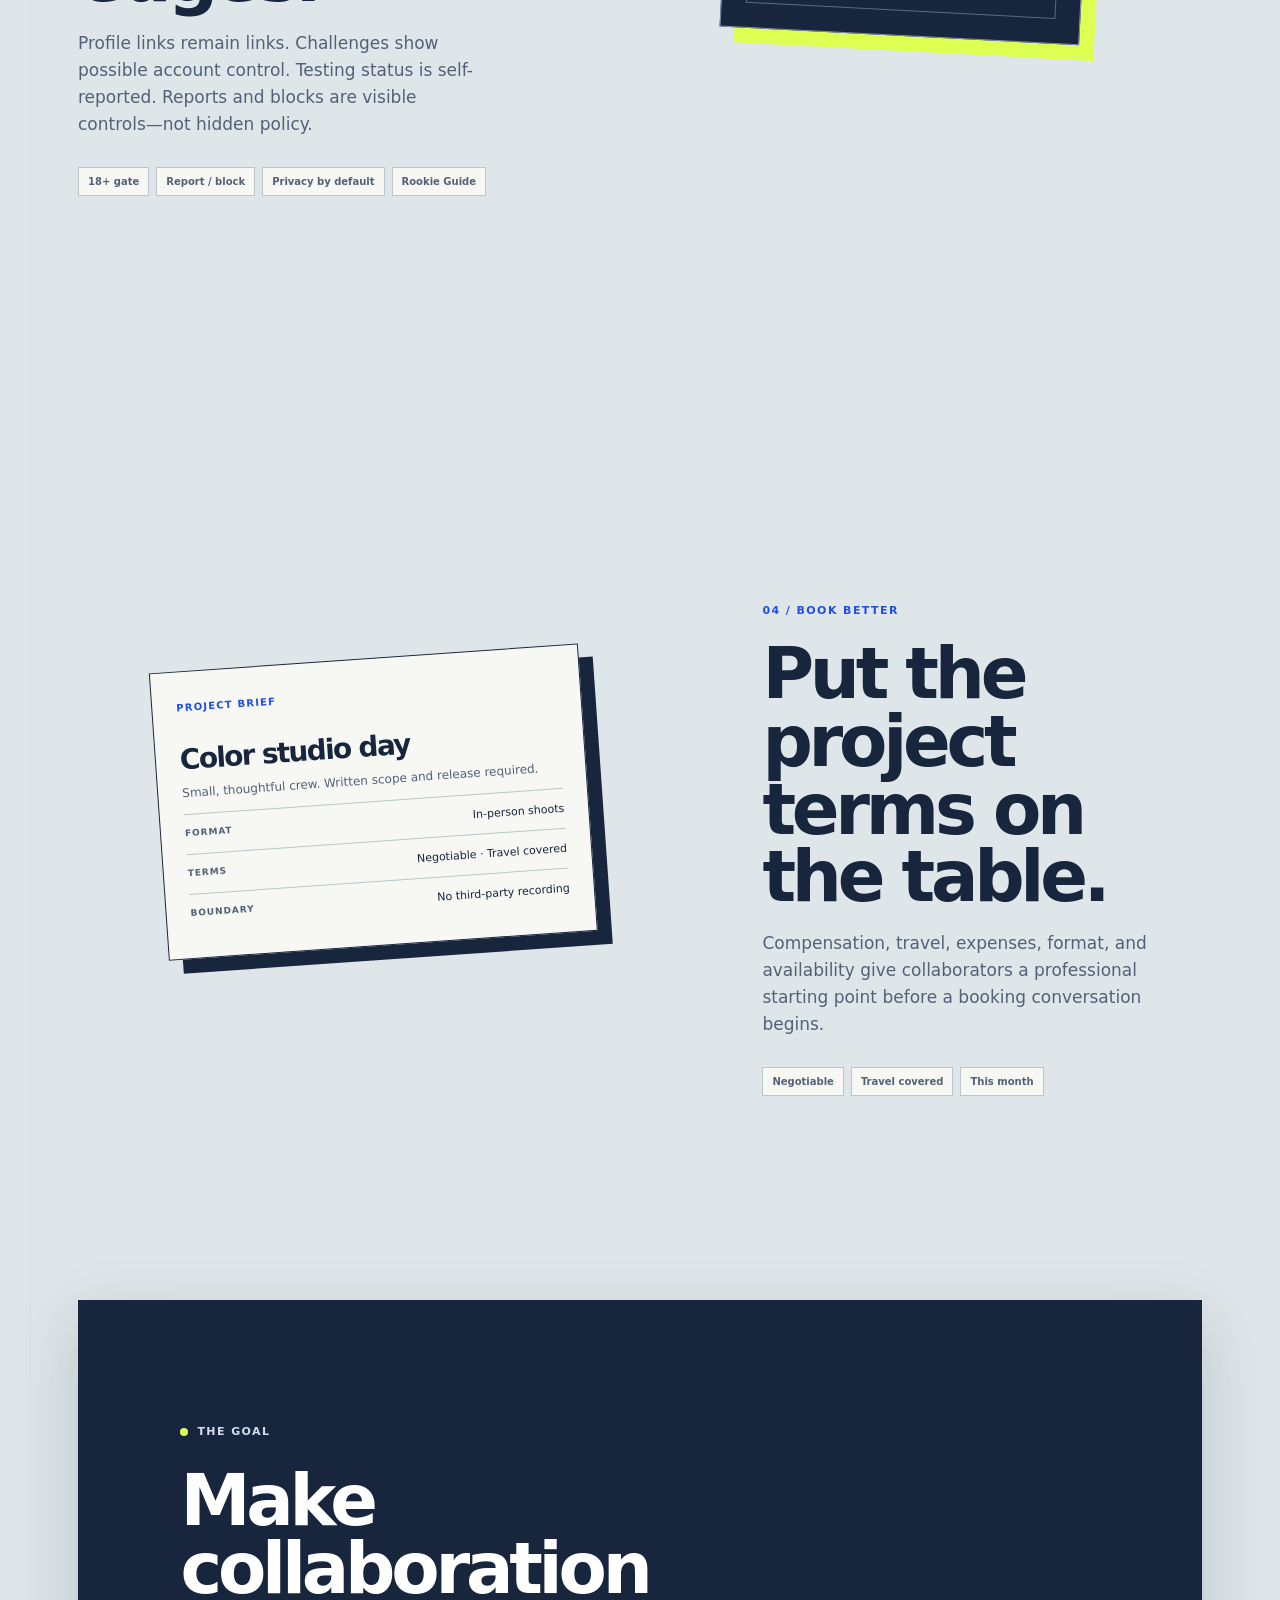
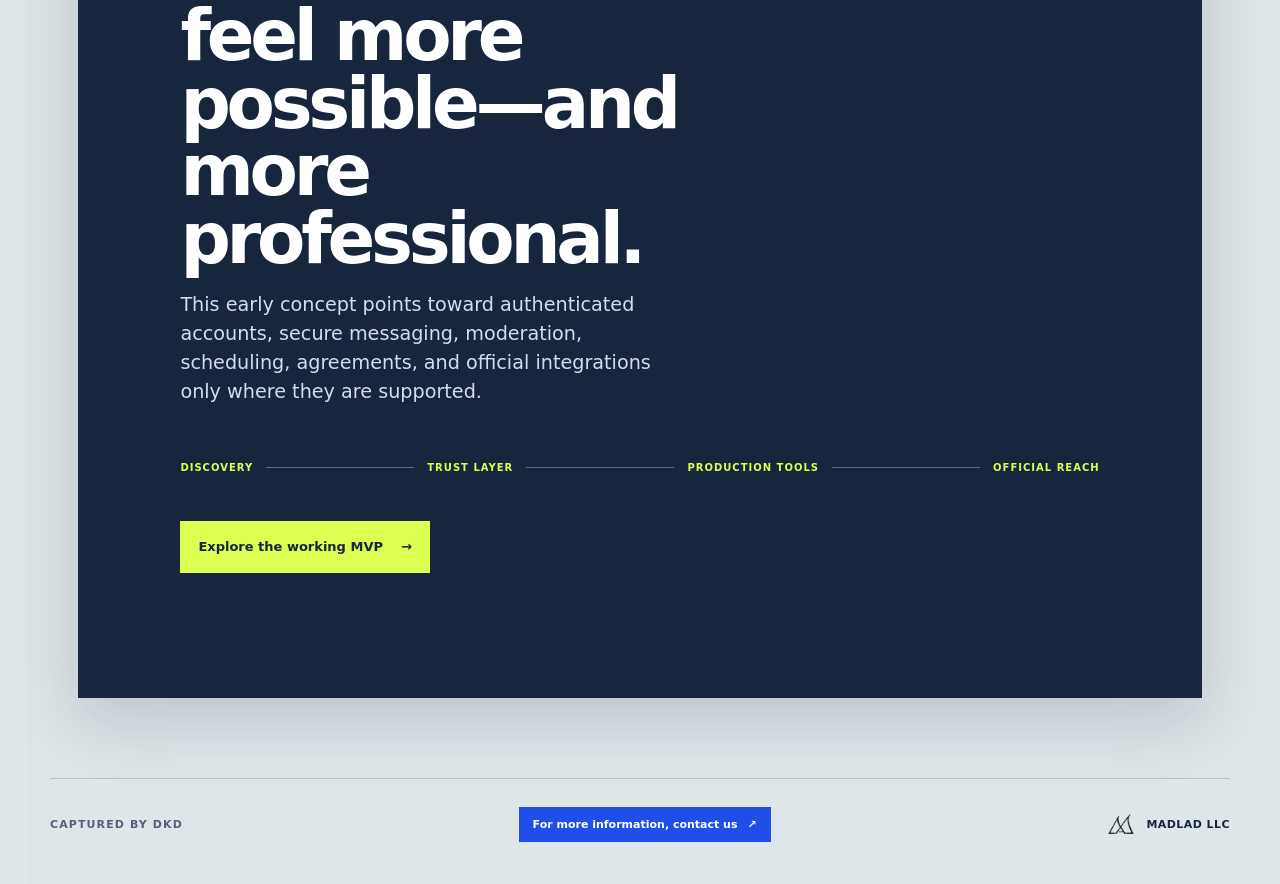
<file: cumunity-teaser.html>
<!doctype html>
<!--
THESIS: CumUnity is a professional collaboration network for adult creators, not a dating clone.
OWN-WORLD: Navy workroom UI, acid-lime callouts, cobalt actions, coral accents, ruled paper surfaces.
STORY: Move left to right from the creator problem to a safer, clearer collaboration workflow.
FIRST VIEWPORT: A wide editorial strip with a bold promise, one creator image, and a visible product path.
FORM: Horizontal brochure, built for portfolio viewing and responsive fallback scrolling.
-->
<html lang="en">
  <head>
    <meta charset="UTF-8" />
    <meta name="viewport" content="width=device-width, initial-scale=1" />
    <title>CumUnity — Soft teaser</title>
    <meta name="description" content="A soft teaser and work-in-progress case study for CumUnity, a future creator collaboration app." />
    <style>
      :root {
        --ink: #17253d;
        --soft: #536178;
        --paper: #f7f8f4;
        --ground: #dfe6e9;
        --rule: #bac6c8;
        --blue: #204ee8;
        --acid: #ddff52;
        --coral: #ff765f;
        --green: #2e7658;
        --shadow: 0 22px 60px rgb(23 37 61 / 18%);
        font-family: "Avenir Next", Avenir, system-ui, sans-serif;
        color: var(--ink);
        background: var(--ground);
        font-synthesis: none;
        text-rendering: optimizeLegibility;
      }

      * { box-sizing: border-box; }
      html { scroll-behavior: smooth; }
      body {
        min-width: 320px;
        margin: 0;
        background:
          linear-gradient(90deg, transparent 0 29px, rgb(23 37 61 / 4%) 30px, transparent 31px),
          var(--ground);
      }
      a { color: inherit; }
      .brochure-shell { min-height: 100vh; padding: 28px; }
      .brochure-top {
        display: flex;
        align-items: center;
        justify-content: space-between;
        width: min(1510px, 100%);
        margin: 0 auto 18px;
        color: var(--ink);
      }
      .brand { display: inline-flex; align-items: center; gap: 10px; text-decoration: none; }
      .brand-mark {
        display: grid;
        width: 35px;
        height: 35px;
        place-items: center;
        border: 1.5px solid var(--ink);
        font-size: 19px;
        font-weight: 800;
        transform: rotate(-4deg);
      }
      .brand-word { font-size: 20px; font-weight: 800; letter-spacing: -.8px; }
      .brand-period { color: var(--blue); }
      .brochure-top small { color: var(--soft); font-size: 11px; font-weight: 800; letter-spacing: .12em; text-transform: uppercase; }
      .brochure-rail {
        display: flex;
        gap: 18px;
        width: min(1510px, 100%);
        margin: 0 auto;
        overflow-x: auto;
        padding: 0 0 20px;
        scroll-snap-type: x mandatory;
        scrollbar-color: var(--blue) transparent;
      }
      .panel {
        position: relative;
        flex: 0 0 min(78vw, 920px);
        min-height: min(68vh, 650px);
        overflow: hidden;
        padding: clamp(28px, 4vw, 58px);
        border: 1px solid rgb(23 37 61 / 18%);
        background: var(--paper);
        box-shadow: var(--shadow);
        scroll-snap-align: start;
      }
      .panel-dark { background: var(--ink); color: var(--paper); }
      .panel-blue { background: var(--blue); color: white; }
      .panel-coral { background: var(--coral); }
      .panel-lime { background: var(--acid); }
      .panel-label {
        display: flex;
        align-items: center;
        gap: 9px;
        margin-bottom: 30px;
        color: var(--soft);
        font-size: 11px;
        font-weight: 800;
        letter-spacing: .13em;
        text-transform: uppercase;
      }
      .panel-dark .panel-label, .panel-blue .panel-label { color: #d3dded; }
      .panel-label::before { width: 8px; height: 8px; border-radius: 50%; background: var(--blue); content: ""; }
      .panel-dark .panel-label::before { background: var(--acid); }
      h1, h2, h3, p { margin-top: 0; }
      h1 {
        max-width: 10ch;
        margin-bottom: 24px;
        font-size: clamp(46px, 7vw, 94px);
        letter-spacing: -0.07em;
        line-height: .92;
      }
      h2 {
        max-width: 12ch;
        margin-bottom: 18px;
        font-size: clamp(34px, 4.5vw, 64px);
        letter-spacing: -0.06em;
        line-height: .96;
      }
      h3 { margin-bottom: 8px; font-size: 15px; }
      .lede { max-width: 40ch; color: var(--soft); font-size: clamp(15px, 1.5vw, 20px); line-height: 1.5; }
      .panel-dark .lede, .panel-blue .lede { color: #d3dded; }
      .stamp {
        display: grid;
        width: 76px;
        height: 76px;
        place-items: center;
        margin-bottom: 34px;
        border: 2px solid currentColor;
        font-size: 30px;
        font-weight: 800;
        transform: rotate(-5deg);
      }
      .stamp span { color: var(--blue); font-size: 15px; }
      .panel-dark .stamp span { color: var(--acid); }
      .hero-lockup { display: grid; grid-template-columns: minmax(0, 1fr) 260px; gap: 28px; align-items: end; height: 100%; }
      .hero-card {
        align-self: end;
        overflow: hidden;
        border: 1px solid rgb(23 37 61 / 20%);
        background: #d4d9d4;
        transform: rotate(3deg);
      }
      .hero-card img { display: block; width: 100%; height: 310px; object-fit: cover; object-position: center 26%; filter: saturate(.9) contrast(1.02); }
      .hero-card figcaption { padding: 11px 13px; background: var(--ink); color: white; font-size: 10px; font-weight: 800; letter-spacing: .08em; text-transform: uppercase; }
      .scribble {
        position: absolute;
        right: 7%;
        bottom: 8%;
        display: grid;
        width: 140px;
        height: 58px;
        place-items: center;
        border: 1px dashed currentColor;
        font-size: 11px;
        font-weight: 800;
        letter-spacing: .1em;
        transform: rotate(-7deg);
      }
      .process {
        display: grid;
        grid-template-columns: repeat(3, minmax(0, 1fr));
        gap: 18px;
        margin-top: 44px;
      }
      .process-step { padding-top: 15px; border-top: 2px solid currentColor; }
      .step-no { display: block; margin-bottom: 22px; color: var(--blue); font-size: 11px; font-weight: 800; letter-spacing: .12em; }
      .panel-dark .step-no, .panel-blue .step-no { color: var(--acid); }
      .process-step p, .feature p, .trust-list li { margin-bottom: 0; color: var(--soft); font-size: 13px; line-height: 1.5; }
      .panel-dark .process-step p, .panel-blue .process-step p, .panel-dark .trust-list li { color: #d3dded; }
      .feature-grid { display: grid; grid-template-columns: repeat(2, minmax(0, 1fr)); gap: 28px 42px; margin-top: 38px; }
      .feature { padding-top: 14px; border-top: 1px solid currentColor; }
      .feature strong { display: block; margin-bottom: 8px; font-size: 19px; }
      .feature-mark { display: inline-grid; width: 31px; height: 31px; margin-bottom: 15px; place-items: center; background: var(--acid); color: var(--ink); font-size: 14px; font-weight: 800; }
      .trust-layout { display: grid; grid-template-columns: minmax(0, 1fr) 230px; gap: 44px; align-items: start; }
      .trust-list { display: grid; gap: 16px; margin: 28px 0 0; padding: 0 0 0 20px; }
      .trust-list li::marker { color: var(--acid); }
      .signal-board { padding: 18px; border: 1px solid rgb(255 255 255 / 28%); background: rgb(255 255 255 / 7%); }
      .signal-board strong { display: block; margin-bottom: 18px; font-size: 37px; letter-spacing: -.06em; }
      .signal-board small { color: #d3dded; font-size: 11px; line-height: 1.45; }
      .boundary-line { display: flex; flex-wrap: wrap; gap: 7px; margin-top: 20px; }
      .boundary-line span { padding: 7px 8px; border: 1px solid var(--ink); font-size: 10px; font-weight: 800; letter-spacing: .05em; text-transform: uppercase; }
      .terms-board { display: grid; grid-template-columns: repeat(3, minmax(0, 1fr)); gap: 14px; margin-top: 42px; }
      .term { min-height: 142px; padding: 15px; border: 1px solid var(--ink); background: rgb(255 255 255 / 22%); }
      .term span { display: block; margin-bottom: 26px; font-size: 10px; font-weight: 800; letter-spacing: .1em; }
      .term strong { display: block; font-size: 22px; letter-spacing: -.05em; line-height: 1; }
      .platform-strip { display: flex; flex-wrap: wrap; gap: 9px; margin-top: 44px; }
      .platform-strip span { padding: 11px 12px; border: 1px solid rgb(255 255 255 / 55%); font-size: 11px; font-weight: 800; }
      .roadmap { display: grid; grid-template-columns: repeat(4, minmax(0, 1fr)); gap: 14px; margin-top: 46px; }
      .roadmap-stage { min-height: 190px; padding: 16px; border: 1px solid var(--ink); background: rgb(255 255 255 / 26%); }
      .roadmap-stage span { display: block; margin-bottom: 34px; font-size: 11px; font-weight: 800; letter-spacing: .1em; }
      .roadmap-stage strong { display: block; margin-bottom: 9px; font-size: 20px; letter-spacing: -.05em; }
      .roadmap-stage p { margin: 0; color: #2e3b2b; font-size: 12px; line-height: 1.45; }
      .end-note { position: absolute; right: 8%; bottom: 9%; max-width: 23ch; padding: 14px; border: 1px solid var(--ink); background: var(--paper); font-size: 13px; font-weight: 700; line-height: 1.35; transform: rotate(2deg); }
      .brochure-footer { display: flex; justify-content: space-between; gap: 18px; width: min(1510px, 100%); margin: 18px auto 0; color: var(--soft); font-size: 11px; }
      .brochure-footer a { color: var(--blue); font-weight: 800; text-underline-offset: 3px; }
      @media (max-width: 760px) {
        .brochure-shell { padding: 16px; }
        .brochure-top small { display: none; }
        .brochure-rail { gap: 12px; }
        .panel { flex-basis: 92vw; min-height: 630px; padding: 28px; }
        .hero-lockup, .trust-layout { grid-template-columns: 1fr; }
        .hero-card { width: 190px; margin-left: auto; }
        .hero-card img { height: 220px; }
        .process, .feature-grid, .terms-board, .roadmap { grid-template-columns: 1fr; }
        .scribble, .end-note { position: static; margin-top: 28px; }
        .brochure-footer { flex-direction: column; }
      }
      @media (prefers-reduced-motion: reduce) {
        html { scroll-behavior: auto; }
      }
      .demo-page { width: min(1180px, 100%); margin: 0 auto; padding: 18px 28px 80px; }
      .demo-top { position: sticky; z-index: 4; top: 0; display: flex; align-items: center; justify-content: space-between; gap: 20px; min-height: 62px; background: rgb(223 230 233 / 88%); backdrop-filter: blur(12px); }
      .demo-top > span { color: var(--soft); font-size: 11px; font-weight: 800; letter-spacing: .12em; text-transform: uppercase; }
      .demo-top > a:last-child { color: var(--blue); font-size: 12px; font-weight: 800; text-underline-offset: 4px; }
      .demo-hero { display: grid; grid-template-columns: minmax(0, .9fr) minmax(360px, 1.1fr); gap: clamp(32px, 7vw, 100px); align-items: center; min-height: calc(100vh - 80px); padding: 70px 0 90px; }
      .demo-hero h1 { max-width: 8ch; margin-bottom: 26px; font-size: clamp(58px, 8vw, 112px); }
      .demo-hero-copy .lede { max-width: 37ch; }
      .demo-scroll-cue { display: flex; align-items: center; gap: 12px; margin-top: 52px; color: var(--soft); font-size: 11px; font-weight: 800; letter-spacing: .1em; text-transform: uppercase; }
      .demo-scroll-cue span { display: inline-block; width: 42px; height: 1px; background: var(--blue); }
      .demo-stage { position: relative; min-height: 540px; transform: translateY(var(--scroll-shift, 0px)); transition: transform .18s ease-out; }
      .stage-hero { display: grid; place-items: center; }
      .phone-frame { position: relative; width: min(300px, 70%); overflow: hidden; border: 10px solid var(--ink); border-radius: 30px; background: var(--paper); box-shadow: 22px 24px 0 var(--acid), var(--shadow); transform: rotate(4deg); }
      .phone-top, .phone-title { display: flex; justify-content: space-between; align-items: center; padding: 10px 14px; font-size: 9px; font-weight: 800; }
      .phone-title { padding-top: 16px; font-size: 17px; }
      .phone-title span { color: var(--blue); font-size: 22px; }
      .mini-profile { position: relative; margin: 0 10px; overflow: hidden; background: #d3d8d2; }
      .mini-profile img { display: block; width: 100%; height: 275px; object-fit: cover; object-position: center 26%; }
      .mini-profile-overlay { position: absolute; right: 0; bottom: 0; left: 0; display: grid; gap: 3px; padding: 38px 13px 13px; background: linear-gradient(transparent, rgb(23 37 61 / 90%)); color: white; }
      .mini-profile-overlay span { color: var(--acid); font-size: 8px; font-weight: 800; letter-spacing: .1em; }
      .mini-profile-overlay strong { font-size: 16px; }
      .mini-profile-overlay small { color: #d3dded; font-size: 10px; }
      .mini-fit { display: grid; grid-template-columns: 58px 1fr; gap: 1px 9px; align-items: center; margin: 12px; padding: 10px; border: 1px solid #c5ced0; background: #eef1ed; }
      .mini-fit strong { grid-row: span 2; color: var(--blue); font-size: 25px; letter-spacing: -.08em; }
      .mini-fit span { font-size: 8px; font-weight: 800; letter-spacing: .1em; }
      .mini-fit small { color: var(--soft); font-size: 9px; }
      .mini-actions { display: flex; justify-content: space-between; padding: 4px 22px 18px; font-size: 24px; }
      .mini-actions strong { color: var(--blue); }
      .float-note { position: absolute; padding: 10px 12px; border: 1px solid var(--ink); background: var(--acid); color: var(--ink); font-size: 10px; font-weight: 800; box-shadow: 5px 5px 0 var(--ink); }
      .note-one { top: 21%; right: 2%; transform: rotate(7deg) translateY(var(--scroll-shift, 0px)); }
      .note-two { bottom: 19%; left: 4%; transform: rotate(-6deg) translateY(calc(var(--scroll-shift, 0px) * -1)); }
      .demo-section { display: grid; grid-template-columns: minmax(0, .85fr) minmax(340px, 1.15fr); gap: clamp(30px, 7vw, 100px); align-items: center; min-height: 100vh; padding: 110px 0; }
      .section-reverse { grid-template-columns: minmax(340px, 1.15fr) minmax(0, .85fr); }
      .section-reverse .demo-section-copy { order: 2; }
      .section-reverse .demo-stage { order: 1; }
      .demo-section-copy h2, .demo-finale h2 { max-width: 10ch; font-size: clamp(42px, 5.5vw, 77px); }
      .demo-section-copy > p { max-width: 38ch; color: var(--soft); font-size: 17px; line-height: 1.6; }
      .demo-index { display: block; margin-bottom: 24px; color: var(--blue); font-size: 11px; font-weight: 800; letter-spacing: .13em; }
      .demo-pills, .trust-checks, .terms-mini { display: flex; flex-wrap: wrap; gap: 7px; margin-top: 28px; }
      .demo-pills span, .trust-checks span, .terms-mini span { padding: 8px 9px; border: 1px solid var(--rule); background: var(--paper); color: var(--soft); font-size: 10px; font-weight: 800; }
      .stage-discover { display: grid; place-items: center; }
      .discover-card { position: relative; z-index: 2; width: min(330px, 72%); padding: 15px; border: 1px solid #c5ced0; background: var(--paper); box-shadow: 16px 18px 0 var(--coral), var(--shadow); transform: rotate(-3deg) translateY(var(--scroll-shift, 0px)); }
      .discover-card-top { display: flex; justify-content: space-between; margin-bottom: 22px; color: var(--green); font-size: 9px; font-weight: 800; letter-spacing: .08em; }
      .discover-card-top b { color: var(--soft); }
      .discover-avatar { display: grid; width: 100%; height: 190px; min-height: 190px; place-items: center; margin-bottom: 14px; overflow: hidden; background: linear-gradient(135deg, #9d87f7, #f7d8c6); color: white; font-size: 44px; font-weight: 800; }
      .discover-avatar img { display: block; width: 100%; height: 190px; min-height: 190px; max-height: 190px; object-fit: cover; object-position: center 24%; }
      .discover-card strong, .discover-card small { display: block; }
      .discover-card strong { margin-bottom: 4px; font-size: 20px; }
      .discover-card small { color: var(--soft); font-size: 11px; }
      .discover-line { height: 1px; margin: 16px 0 11px; background: repeating-linear-gradient(90deg, var(--rule) 0 4px, transparent 4px 8px); }
      .discover-meta { display: flex; justify-content: space-between; color: var(--soft); font-size: 10px; font-weight: 800; letter-spacing: .06em; }
      .orbit-card { position: absolute; padding: 12px; border: 1px solid var(--ink); background: var(--acid); font-size: 13px; font-weight: 800; box-shadow: 6px 6px 0 var(--ink); }
      .orbit-card small { display: block; margin-top: 7px; color: var(--soft); font-size: 8px; letter-spacing: .1em; }
      .orbit-back { top: 16%; right: 5%; transform: rotate(7deg) translateY(calc(var(--scroll-shift, 0px) * -1)); }
      .orbit-front { bottom: 14%; left: 5%; background: var(--blue); color: white; transform: rotate(-6deg) translateY(var(--scroll-shift, 0px)); }
      .orbit-front small { color: #d3dded; }
      .stage-fit { display: grid; grid-template-columns: 1fr 170px; gap: 24px; align-items: center; padding: 0 9%; }
      .signal-stack { display: grid; gap: 10px; }
      .signal-stack span { padding: 14px; border: 1px solid var(--rule); background: var(--paper); color: var(--soft); font-size: 12px; font-weight: 700; box-shadow: 5px 5px 0 var(--acid); transform: translateX(var(--scroll-shift, 0px)); }
      .signal-stack span:nth-child(2) { transform: translateX(calc(var(--scroll-shift, 0px) * -1)); }
      .signal-stack span:nth-child(3) { transform: translateX(calc(var(--scroll-shift, 0px) * .6)); }
      .signal-ring { display: grid; width: 165px; height: 165px; place-content: center; justify-items: center; border: 16px solid var(--acid); border-right-color: var(--blue); border-radius: 50%; background: var(--ink); color: white; box-shadow: 10px 10px 0 var(--coral); transform: rotate(-12deg) translateY(var(--scroll-shift, 0px)); }
      .signal-ring strong { font-size: 49px; letter-spacing: -.1em; }
      .signal-ring small { color: var(--acid); font-size: 10px; font-weight: 800; letter-spacing: .12em; }
      .fit-explain { display: grid; grid-template-columns: auto 1fr; gap: 2px 12px; max-width: 310px; margin-top: 30px; padding: 15px; border: 1px solid var(--rule); background: var(--paper); }
      .fit-explain strong { grid-row: span 2; color: var(--blue); font-size: 37px; letter-spacing: -.08em; }
      .fit-explain span { align-self: end; font-size: 11px; font-weight: 800; }
      .fit-explain small { color: var(--soft); font-size: 10px; line-height: 1.4; }
      .stage-trust { display: grid; place-items: center; }
      .trust-ticket { width: min(360px, 80%); padding: 24px; border: 1px solid #8090a7; background: var(--ink); color: white; box-shadow: 15px 15px 0 var(--acid); transform: rotate(3deg) translateY(var(--scroll-shift, 0px)); }
      .trust-ticket > span { color: var(--acid); font-size: 10px; font-weight: 800; letter-spacing: .12em; }
      .trust-ticket strong { display: block; margin: 24px 0 8px; font-size: 26px; letter-spacing: -.05em; }
      .trust-ticket p { color: #d3dded; font-size: 12px; }
      .trust-ticket div { display: flex; align-items: center; gap: 10px; margin-top: 14px; padding: 10px; border: 1px solid #5b6b85; font-size: 12px; }
      .trust-ticket b { display: grid; width: 25px; height: 25px; place-items: center; background: var(--coral); color: var(--ink); }
      .trust-ticket div:last-child b { background: white; }
      .trust-badge { position: absolute; right: 9%; top: 17%; padding: 9px 10px; border: 1px dashed var(--ink); background: var(--acid); font-size: 9px; font-weight: 800; transform: rotate(8deg); }
      .stage-terms { display: grid; place-items: center; }
      .brief-sheet { width: min(430px, 82%); padding: 24px; border: 1px solid var(--ink); background: var(--paper); box-shadow: 14px 14px 0 var(--ink); transform: rotate(-4deg) translateY(var(--scroll-shift, 0px)); }
      .brief-sheet > span { color: var(--blue); font-size: 10px; font-weight: 800; letter-spacing: .12em; }
      .brief-sheet h3 { margin: 28px 0 8px; font-size: 28px; letter-spacing: -.06em; }
      .brief-sheet > p { color: var(--soft); font-size: 12px; line-height: 1.5; }
      .brief-row { display: flex; justify-content: space-between; gap: 15px; padding: 13px 0; border-top: 1px solid var(--rule); font-size: 11px; }
      .brief-row b { color: var(--soft); font-size: 9px; letter-spacing: .1em; }
      .brief-row span { text-align: right; }
      .demo-finale { min-height: 88vh; padding: 125px clamp(28px, 8vw, 120px); background: var(--ink); color: white; box-shadow: var(--shadow); }
      .demo-finale .panel-label { color: #d3dded; }
      .demo-finale .panel-label::before { background: var(--acid); }
      .demo-finale h2 { max-width: 11ch; }
      .demo-finale .lede { color: #d3dded; }
      .roadmap-line { display: flex; align-items: center; gap: 13px; margin: 55px 0 48px; color: var(--acid); font-size: 10px; font-weight: 800; letter-spacing: .1em; }
      .roadmap-line i { flex: 1; height: 1px; background: #5b6b85; }
      .demo-cta { display: inline-flex; gap: 18px; align-items: center; min-height: 52px; padding: 0 18px; background: var(--acid); color: var(--ink); font-size: 13px; font-weight: 800; text-decoration: none; }
      .demo-footer { display: flex; align-items: center; justify-content: space-between; gap: 20px; width: min(1180px, 100%); margin: 0 auto; padding: 28px 0 42px; border-top: 1px solid rgb(23 37 61 / 18%); color: var(--soft); font-size: 11px; }
      .demo-footer-brand { display: inline-flex; align-items: center; gap: 10px; color: var(--ink); font-weight: 800; letter-spacing: .04em; text-transform: uppercase; }
      .demo-footer-brand img { width: 30px; height: 30px; object-fit: contain; mix-blend-mode: multiply; }
      .demo-footer-credit { color: var(--soft); font-weight: 800; letter-spacing: .1em; text-transform: uppercase; }
      .demo-footer-cta { display: inline-flex; align-items: center; gap: 10px; padding: 11px 14px; background: var(--blue); color: white; font-size: 11px; font-weight: 800; text-decoration: none; }
      .demo-reveal { opacity: 0; transform: translateY(28px); transition: opacity .7s ease, transform .7s cubic-bezier(.2,.8,.2,1); }
      .demo-reveal.is-visible { opacity: 1; transform: translateY(0); }
      @media (max-width: 760px) {
        .demo-page { padding: 10px 16px 52px; }
        .demo-footer { align-items: flex-start; flex-direction: column; padding: 24px 16px 34px; }
        .demo-top > span { display: none; }
        .demo-hero, .demo-section, .section-reverse { grid-template-columns: 1fr; min-height: auto; padding: 90px 0; }
        .demo-hero h1 { font-size: 62px; }
        .demo-stage { min-height: 430px; }
        .section-reverse .demo-section-copy, .section-reverse .demo-stage { order: initial; }
        .stage-fit { grid-template-columns: 1fr; padding: 0 4%; }
        .signal-ring { margin: 0 auto; }
        .demo-finale { min-height: auto; padding: 80px 28px; }
        .roadmap-line { display: grid; grid-template-columns: auto 1fr; }
        .roadmap-line i { width: 100%; }
      }
      @media (prefers-reduced-motion: reduce) {
        .demo-reveal { opacity: 1; transform: none; transition: none; }
        .demo-stage, .phone-frame, .discover-card, .signal-ring, .trust-ticket, .brief-sheet, .float-note, .orbit-card, .signal-stack span { transform: none; transition: none; }
      }
    </style>
  </head>
  <body>
    <main class="demo-page">
      <header class="demo-top">
        <a class="brand" href="/"><span class="brand-mark">C</span><span class="brand-word">CumUnity<span class="brand-period">.</span></span></a>
        <span>Work in progress · Soft teaser</span>
        <a href="/">Back to portfolio <span aria-hidden="true">↗</span></a>
      </header>

      <section class="demo-hero demo-reveal">
        <div class="demo-hero-copy">
          <div class="panel-label">An early product direction</div>
          <h1>Make better things together.</h1>
          <p class="lede">A soft teaser for a future content-collaboration app—exploring how creators might discover the right people, share useful context, and build projects with more intention.</p>
          <div class="demo-scroll-cue"><span></span> Scroll to explore the workflow</div>
        </div>
        <div class="demo-stage stage-hero" aria-label="Animated CumUnity product preview">
          <div class="phone-frame">
            <div class="phone-top"><span>9:41</span><i></i><span>●●●</span></div>
            <div class="phone-title"><strong>CumUnity.</strong><span>⌕</span></div>
            <div class="mini-profile">
              <img src="assets/cumunity/maya-portrait.jpg" alt="Non-explicit stock portrait representing Maya's demo profile" />
              <div class="mini-profile-overlay"><span>DEMO PROFILE</span><strong>Maya Chen · 28</strong><small>Content creator · photographer</small></div>
            </div>
            <div class="mini-fit"><strong>88%</strong><span>COLLAB FIT</span><small>Shared photography · Creator Week</small></div>
            <div class="mini-actions"><b>×</b><strong>↗</strong></div>
          </div>
          <span class="float-note note-one">Approx. 12 mi</span>
          <span class="float-note note-two">Open to collab</span>
        </div>
      </section>

      <section class="demo-section demo-reveal" id="discover">
        <div class="demo-section-copy">
          <span class="demo-index">01 / DISCOVER</span>
          <h2>Less guessing. More useful context.</h2>
          <p>Browse by the things that actually shape a collaboration: creative tags, event plans, formats, availability, and approximate distance.</p>
          <div class="demo-pills"><span>Photography</span><span>In-person shoots</span><span>Creator Week</span><span>Within 25 mi</span></div>
        </div>
        <div class="demo-stage stage-discover">
          <div class="orbit-card orbit-back">AVN Expo <small>EVENT PLAN</small></div>
          <div class="discover-card"><div class="discover-card-top"><span>OPEN TO COLLAB</span><b>1 / 5</b></div><div class="discover-avatar"><img src="assets/cumunity/second-portrait.jpg" alt="Non-explicit stock portrait representing a second demo creator" /></div><strong>Maya Chen</strong><small>Content creator · photographer</small><div class="discover-line"></div><div class="discover-meta"><span>~12 mi</span><span>THIS MONTH</span></div></div>
          <div class="orbit-card orbit-front">Glamour / nude <small>CREATIVE TAG</small></div>
        </div>
      </section>

      <section class="demo-section section-reverse demo-reveal" id="fit">
        <div class="demo-section-copy">
          <span class="demo-index">02 / COMPARE</span>
          <h2>Show why a connection might work.</h2>
          <p>Make the recommendation legible. The demo fit signal explains itself from shared interests, shared events, shared formats, and coarse distance.</p>
          <div class="fit-explain"><strong>88%</strong><span>Transparent demo estimate</span><small>Not identity proof. Not a safety certification. A starting point for conversation.</small></div>
        </div>
        <div class="demo-stage stage-fit">
          <div class="signal-stack"><span>Shared photography</span><span>Both planning Creator Week</span><span>Both open to in-person shoots</span><span>Nearby approximate location</span></div>
          <div class="signal-ring"><strong>88</strong><small>FIT</small></div>
        </div>
      </section>

      <section class="demo-section demo-reveal" id="trust">
        <div class="demo-section-copy">
          <span class="demo-index">03 / TRUST</span>
          <h2>Trust signals with honest edges.</h2>
          <p>Profile links remain links. Challenges show possible account control. Testing status is self-reported. Reports and blocks are visible controls—not hidden policy.</p>
          <div class="trust-checks"><span>18+ gate</span><span>Report / block</span><span>Privacy by default</span><span>Rookie Guide</span></div>
        </div>
        <div class="demo-stage stage-trust">
          <div class="trust-ticket"><span>CREATOR SAFETY</span><strong>Keep your space good.</strong><p>Choose what feels right for this profile.</p><div><b>!</b> Report this profile</div><div><b>×</b> Block this profile</div></div>
          <span class="trust-badge">NOT VERIFIED</span>
        </div>
      </section>

      <section class="demo-section section-reverse demo-reveal" id="terms">
        <div class="demo-section-copy">
          <span class="demo-index">04 / BOOK BETTER</span>
          <h2>Put the project terms on the table.</h2>
          <p>Compensation, travel, expenses, format, and availability give collaborators a professional starting point before a booking conversation begins.</p>
          <div class="terms-mini"><span>Negotiable</span><span>Travel covered</span><span>This month</span></div>
        </div>
        <div class="demo-stage stage-terms">
          <div class="brief-sheet"><span>PROJECT BRIEF</span><h3>Color studio day</h3><p>Small, thoughtful crew. Written scope and release required.</p><div class="brief-row"><b>FORMAT</b><span>In-person shoots</span></div><div class="brief-row"><b>TERMS</b><span>Negotiable · Travel covered</span></div><div class="brief-row"><b>BOUNDARY</b><span>No third-party recording</span></div></div>
        </div>
      </section>

      <section class="demo-finale demo-reveal">
        <span class="panel-label">The goal</span>
        <h2>Make collaboration feel more possible—and more professional.</h2>
        <p class="lede">This early concept points toward authenticated accounts, secure messaging, moderation, scheduling, agreements, and official integrations only where they are supported.</p>
        <div class="roadmap-line"><span>DISCOVERY</span><i></i><span>TRUST LAYER</span><i></i><span>PRODUCTION TOOLS</span><i></i><span>OFFICIAL REACH</span></div>
        <a class="demo-cta" href="/">Explore the working MVP <span aria-hidden="true">→</span></a>
      </section>
    </main>
    <footer class="demo-footer" aria-label="Portfolio credit">
      <span class="demo-footer-credit">captured by dkd</span>
      <a class="demo-footer-cta" href="mailto:kev@madladllc.studio?subject=CumUnity%20soft%20teaser">For more information, contact us <span aria-hidden="true">↗</span></a>
      <span class="demo-footer-brand"><img src="assets/madlad-logo.png" alt="MadLAD LLC logo" /> MadLAD LLC</span>
    </footer>
    <script>
      const reducedMotion = window.matchMedia("(prefers-reduced-motion: reduce)").matches;
      const revealItems = document.querySelectorAll(".demo-reveal");
      if (reducedMotion) {
        revealItems.forEach((item) => item.classList.add("is-visible"));
      } else {
        const observer = new IntersectionObserver((entries) => {
          entries.forEach((entry) => {
            if (entry.isIntersecting) {
              entry.target.classList.add("is-visible");
              observer.unobserve(entry.target);
            }
          });
        }, { threshold: 0.18 });
        revealItems.forEach((item) => observer.observe(item));
        const updateScrollMotion = () => {
          document.querySelectorAll(".demo-stage").forEach((stage) => {
            const rect = stage.getBoundingClientRect();
            const progress = Math.max(-1, Math.min(1, (window.innerHeight * .55 - rect.top) / (window.innerHeight * .8)));
            stage.style.setProperty("--scroll-shift", `${progress * 24}px`);
          });
        };
        updateScrollMotion();
        window.addEventListener("scroll", updateScrollMotion, { passive: true });
      }
    </script>
  </body>
</html>
</file>
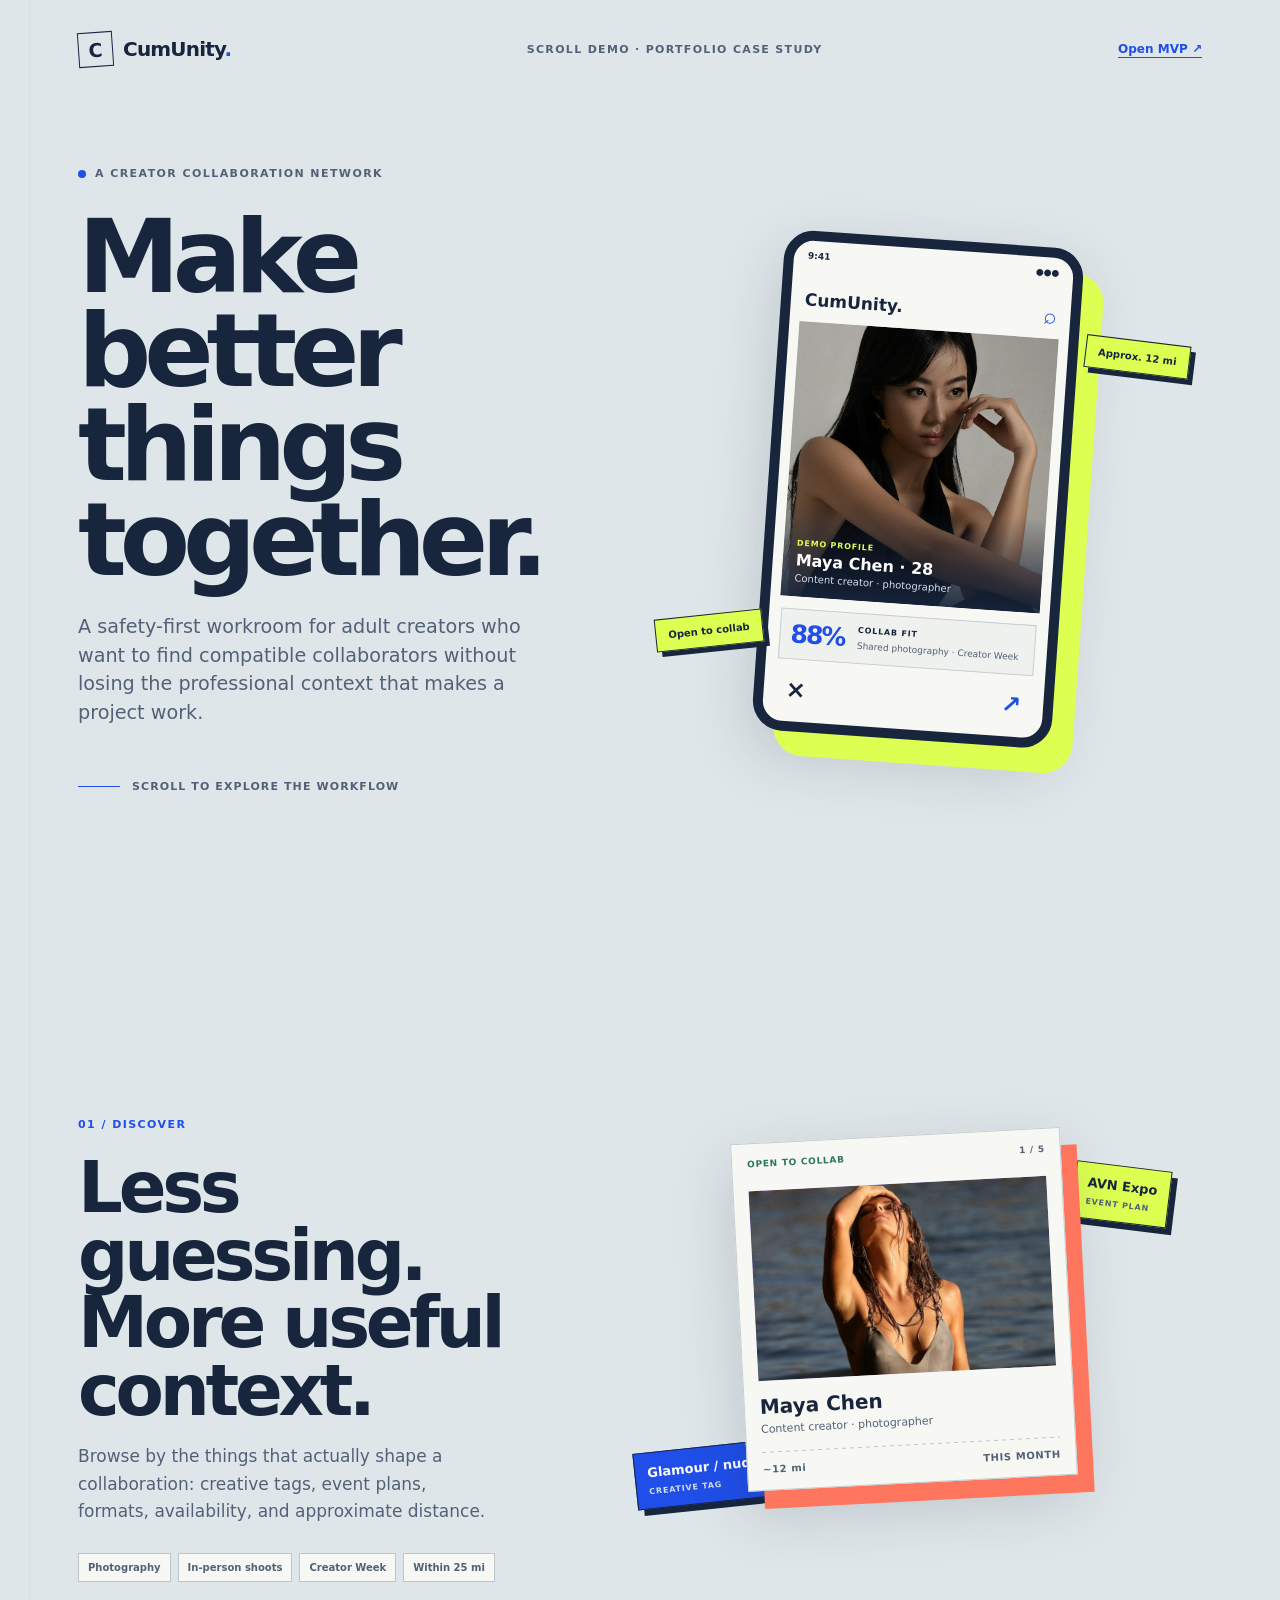
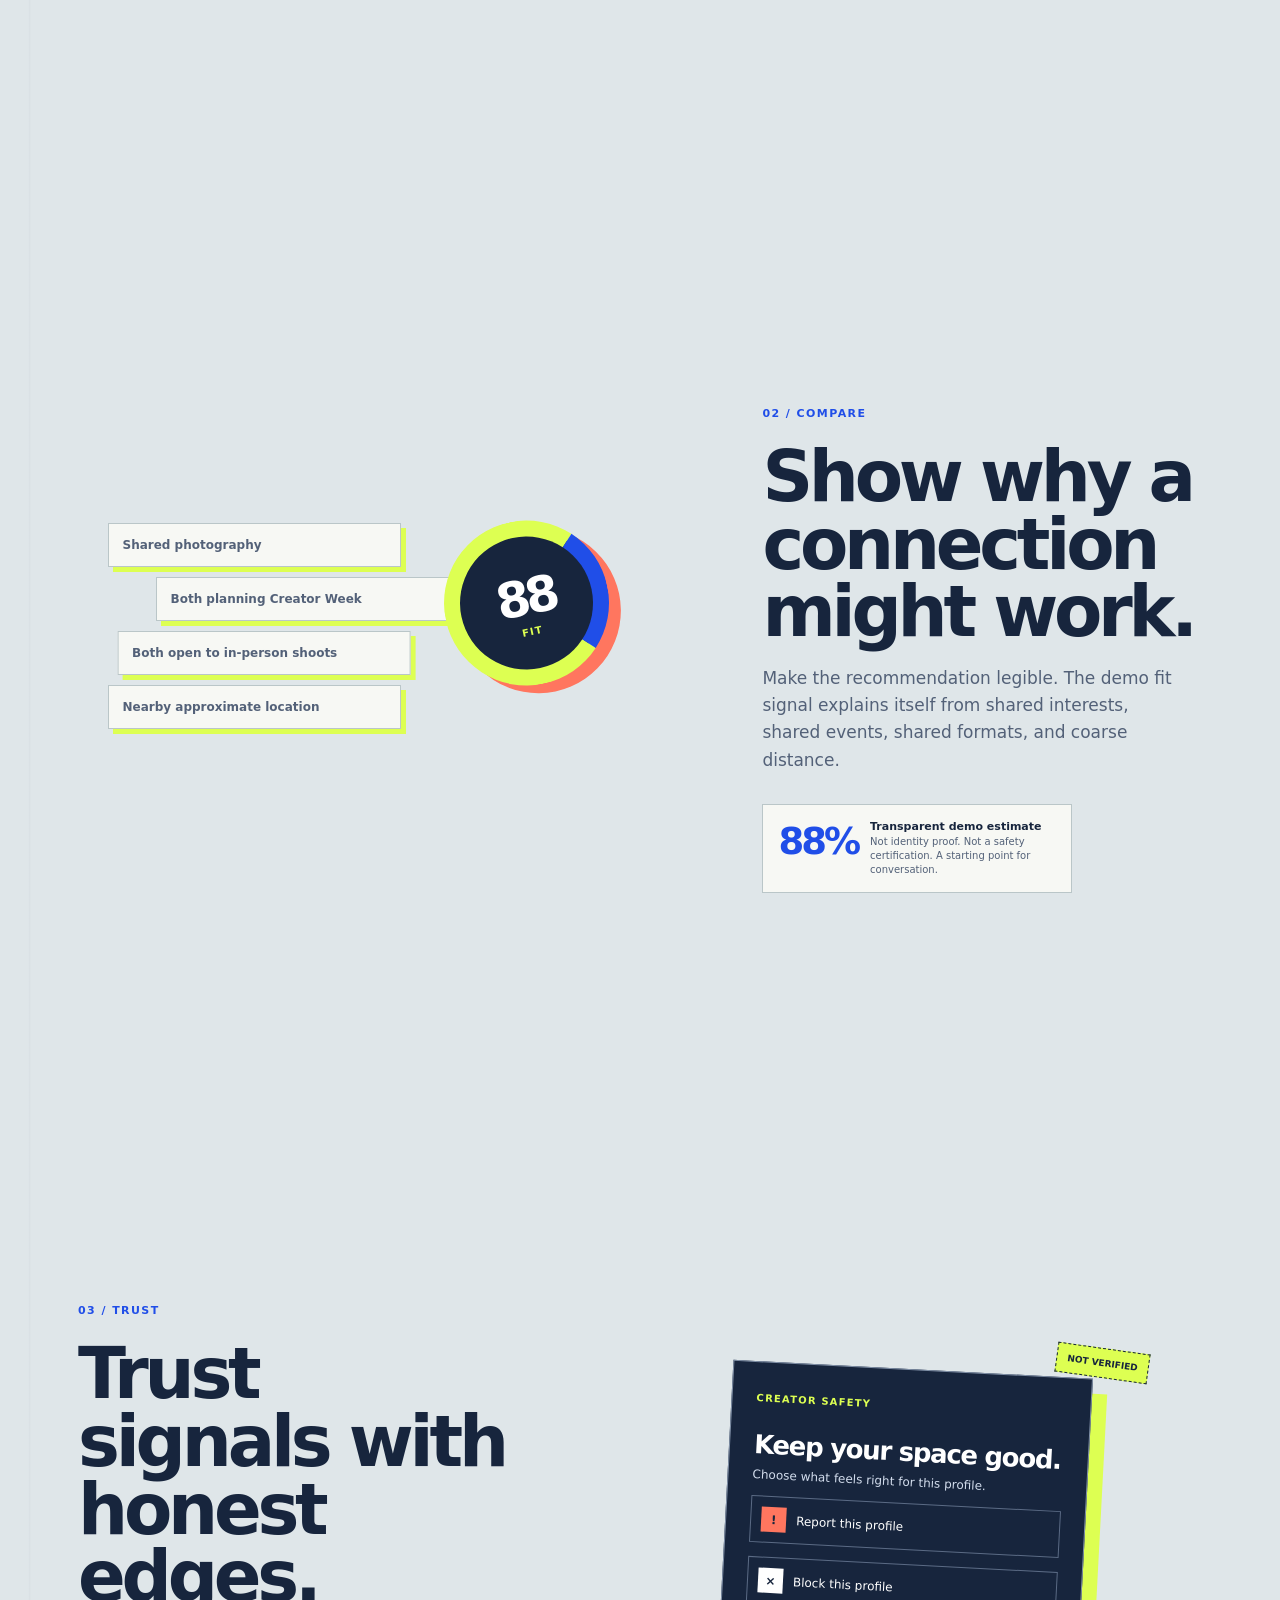
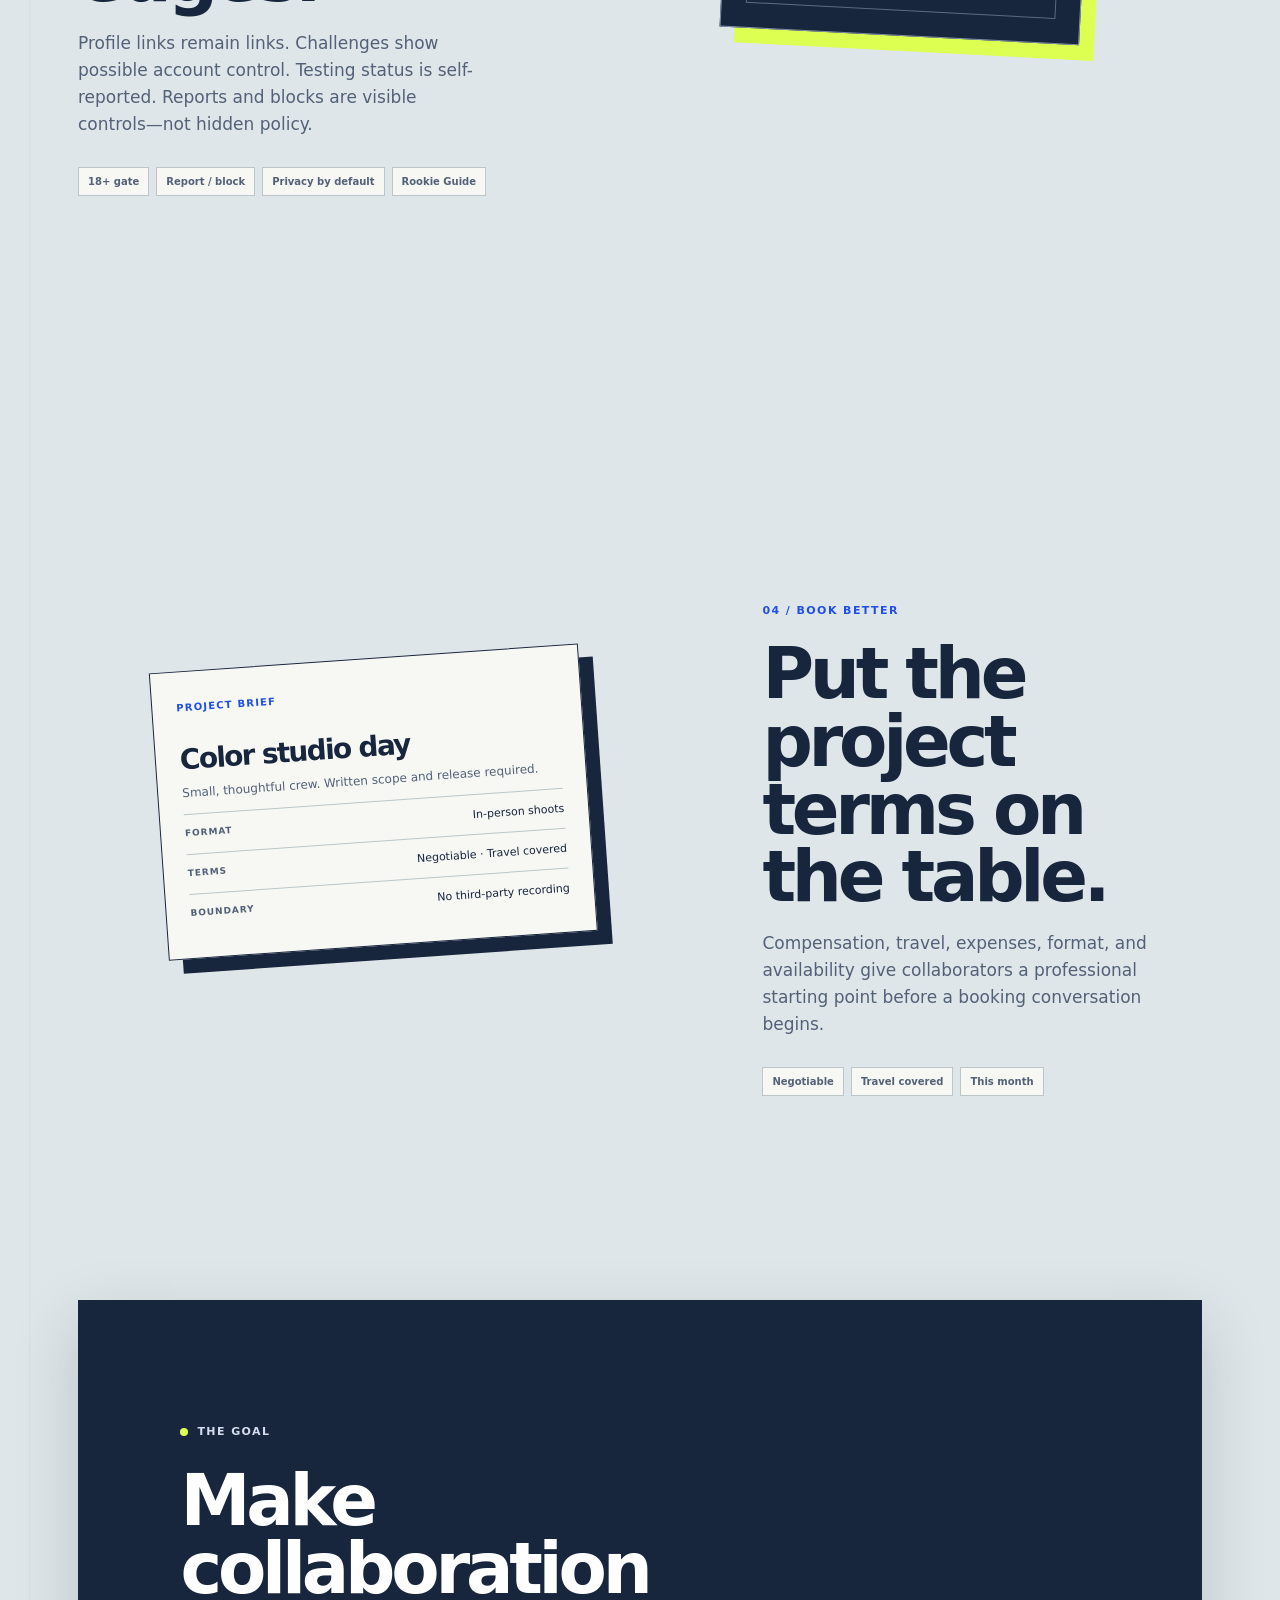
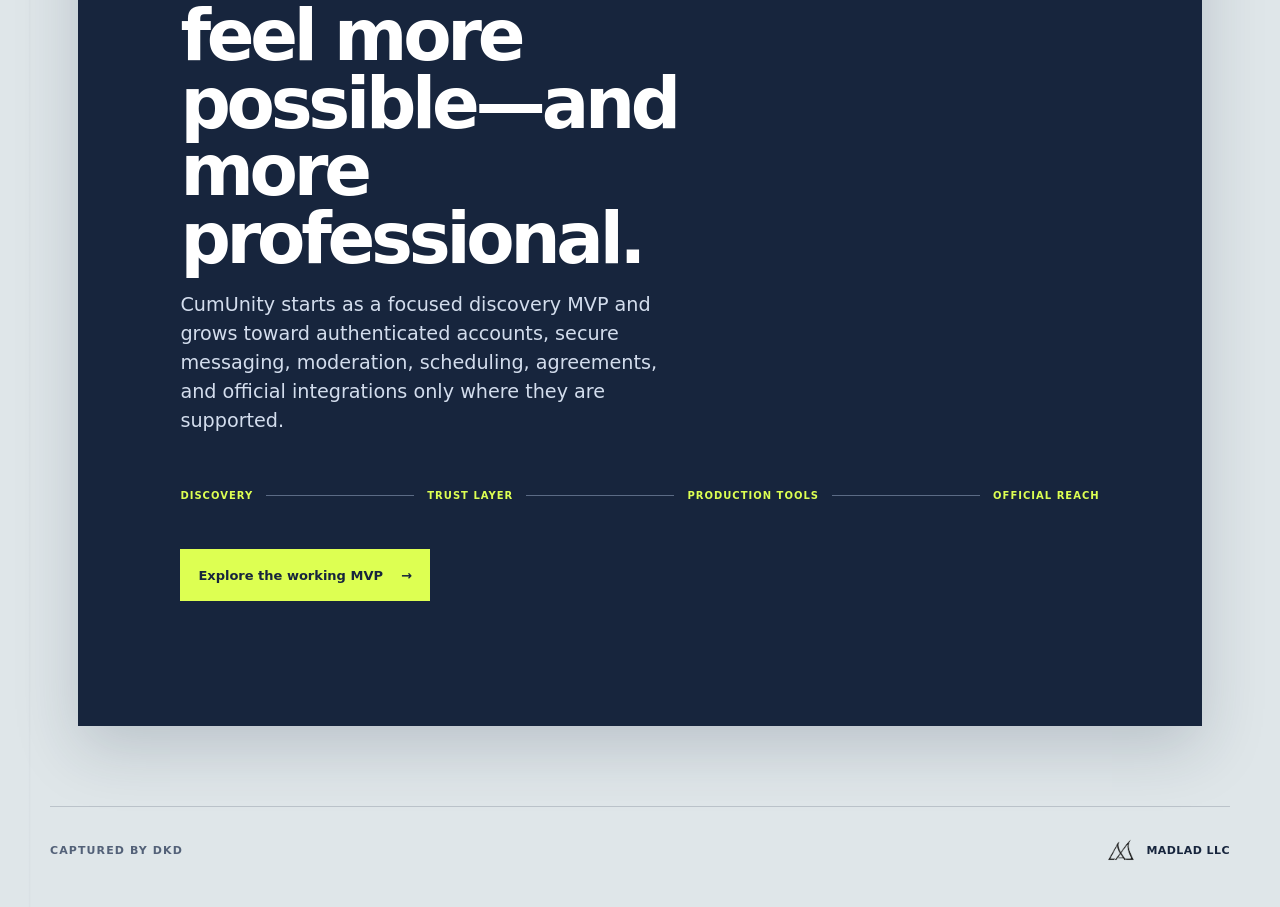
<file: cumunity.html>
<!doctype html>
<!--
THESIS: CumUnity is a professional collaboration network for adult creators, not a dating clone.
OWN-WORLD: Navy workroom UI, acid-lime callouts, cobalt actions, coral accents, ruled paper surfaces.
STORY: Move left to right from the creator problem to a safer, clearer collaboration workflow.
FIRST VIEWPORT: A wide editorial strip with a bold promise, one creator image, and a visible product path.
FORM: Horizontal brochure, built for portfolio viewing and responsive fallback scrolling.
-->
<html lang="en">
  <head>
    <meta charset="UTF-8" />
    <meta name="viewport" content="width=device-width, initial-scale=1" />
    <title>CumUnity — Creator collaboration demo</title>
    <meta name="description" content="A scroll-driven portfolio demo for CumUnity, a safety-first collaboration network for adult creators." />
    <style>
      :root {
        --ink: #17253d;
        --soft: #536178;
        --paper: #f7f8f4;
        --ground: #dfe6e9;
        --rule: #bac6c8;
        --blue: #204ee8;
        --acid: #ddff52;
        --coral: #ff765f;
        --green: #2e7658;
        --shadow: 0 22px 60px rgb(23 37 61 / 18%);
        font-family: "Avenir Next", Avenir, system-ui, sans-serif;
        color: var(--ink);
        background: var(--ground);
        font-synthesis: none;
        text-rendering: optimizeLegibility;
      }

      * { box-sizing: border-box; }
      html { scroll-behavior: smooth; }
      body {
        min-width: 320px;
        margin: 0;
        background:
          linear-gradient(90deg, transparent 0 29px, rgb(23 37 61 / 4%) 30px, transparent 31px),
          var(--ground);
      }
      a { color: inherit; }
      .brochure-shell { min-height: 100vh; padding: 28px; }
      .brochure-top {
        display: flex;
        align-items: center;
        justify-content: space-between;
        width: min(1510px, 100%);
        margin: 0 auto 18px;
        color: var(--ink);
      }
      .brand { display: inline-flex; align-items: center; gap: 10px; text-decoration: none; }
      .brand-mark {
        display: grid;
        width: 35px;
        height: 35px;
        place-items: center;
        border: 1.5px solid var(--ink);
        font-size: 19px;
        font-weight: 800;
        transform: rotate(-4deg);
      }
      .brand-word { font-size: 20px; font-weight: 800; letter-spacing: -.8px; }
      .brand-period { color: var(--blue); }
      .brochure-top small { color: var(--soft); font-size: 11px; font-weight: 800; letter-spacing: .12em; text-transform: uppercase; }
      .brochure-rail {
        display: flex;
        gap: 18px;
        width: min(1510px, 100%);
        margin: 0 auto;
        overflow-x: auto;
        padding: 0 0 20px;
        scroll-snap-type: x mandatory;
        scrollbar-color: var(--blue) transparent;
      }
      .panel {
        position: relative;
        flex: 0 0 min(78vw, 920px);
        min-height: min(68vh, 650px);
        overflow: hidden;
        padding: clamp(28px, 4vw, 58px);
        border: 1px solid rgb(23 37 61 / 18%);
        background: var(--paper);
        box-shadow: var(--shadow);
        scroll-snap-align: start;
      }
      .panel-dark { background: var(--ink); color: var(--paper); }
      .panel-blue { background: var(--blue); color: white; }
      .panel-coral { background: var(--coral); }
      .panel-lime { background: var(--acid); }
      .panel-label {
        display: flex;
        align-items: center;
        gap: 9px;
        margin-bottom: 30px;
        color: var(--soft);
        font-size: 11px;
        font-weight: 800;
        letter-spacing: .13em;
        text-transform: uppercase;
      }
      .panel-dark .panel-label, .panel-blue .panel-label { color: #d3dded; }
      .panel-label::before { width: 8px; height: 8px; border-radius: 50%; background: var(--blue); content: ""; }
      .panel-dark .panel-label::before { background: var(--acid); }
      h1, h2, h3, p { margin-top: 0; }
      h1 {
        max-width: 10ch;
        margin-bottom: 24px;
        font-size: clamp(46px, 7vw, 94px);
        letter-spacing: -0.07em;
        line-height: .92;
      }
      h2 {
        max-width: 12ch;
        margin-bottom: 18px;
        font-size: clamp(34px, 4.5vw, 64px);
        letter-spacing: -0.06em;
        line-height: .96;
      }
      h3 { margin-bottom: 8px; font-size: 15px; }
      .lede { max-width: 40ch; color: var(--soft); font-size: clamp(15px, 1.5vw, 20px); line-height: 1.5; }
      .panel-dark .lede, .panel-blue .lede { color: #d3dded; }
      .stamp {
        display: grid;
        width: 76px;
        height: 76px;
        place-items: center;
        margin-bottom: 34px;
        border: 2px solid currentColor;
        font-size: 30px;
        font-weight: 800;
        transform: rotate(-5deg);
      }
      .stamp span { color: var(--blue); font-size: 15px; }
      .panel-dark .stamp span { color: var(--acid); }
      .hero-lockup { display: grid; grid-template-columns: minmax(0, 1fr) 260px; gap: 28px; align-items: end; height: 100%; }
      .hero-card {
        align-self: end;
        overflow: hidden;
        border: 1px solid rgb(23 37 61 / 20%);
        background: #d4d9d4;
        transform: rotate(3deg);
      }
      .hero-card img { display: block; width: 100%; height: 310px; object-fit: cover; object-position: center 26%; filter: saturate(.9) contrast(1.02); }
      .hero-card figcaption { padding: 11px 13px; background: var(--ink); color: white; font-size: 10px; font-weight: 800; letter-spacing: .08em; text-transform: uppercase; }
      .scribble {
        position: absolute;
        right: 7%;
        bottom: 8%;
        display: grid;
        width: 140px;
        height: 58px;
        place-items: center;
        border: 1px dashed currentColor;
        font-size: 11px;
        font-weight: 800;
        letter-spacing: .1em;
        transform: rotate(-7deg);
      }
      .process {
        display: grid;
        grid-template-columns: repeat(3, minmax(0, 1fr));
        gap: 18px;
        margin-top: 44px;
      }
      .process-step { padding-top: 15px; border-top: 2px solid currentColor; }
      .step-no { display: block; margin-bottom: 22px; color: var(--blue); font-size: 11px; font-weight: 800; letter-spacing: .12em; }
      .panel-dark .step-no, .panel-blue .step-no { color: var(--acid); }
      .process-step p, .feature p, .trust-list li { margin-bottom: 0; color: var(--soft); font-size: 13px; line-height: 1.5; }
      .panel-dark .process-step p, .panel-blue .process-step p, .panel-dark .trust-list li { color: #d3dded; }
      .feature-grid { display: grid; grid-template-columns: repeat(2, minmax(0, 1fr)); gap: 28px 42px; margin-top: 38px; }
      .feature { padding-top: 14px; border-top: 1px solid currentColor; }
      .feature strong { display: block; margin-bottom: 8px; font-size: 19px; }
      .feature-mark { display: inline-grid; width: 31px; height: 31px; margin-bottom: 15px; place-items: center; background: var(--acid); color: var(--ink); font-size: 14px; font-weight: 800; }
      .trust-layout { display: grid; grid-template-columns: minmax(0, 1fr) 230px; gap: 44px; align-items: start; }
      .trust-list { display: grid; gap: 16px; margin: 28px 0 0; padding: 0 0 0 20px; }
      .trust-list li::marker { color: var(--acid); }
      .signal-board { padding: 18px; border: 1px solid rgb(255 255 255 / 28%); background: rgb(255 255 255 / 7%); }
      .signal-board strong { display: block; margin-bottom: 18px; font-size: 37px; letter-spacing: -.06em; }
      .signal-board small { color: #d3dded; font-size: 11px; line-height: 1.45; }
      .boundary-line { display: flex; flex-wrap: wrap; gap: 7px; margin-top: 20px; }
      .boundary-line span { padding: 7px 8px; border: 1px solid var(--ink); font-size: 10px; font-weight: 800; letter-spacing: .05em; text-transform: uppercase; }
      .terms-board { display: grid; grid-template-columns: repeat(3, minmax(0, 1fr)); gap: 14px; margin-top: 42px; }
      .term { min-height: 142px; padding: 15px; border: 1px solid var(--ink); background: rgb(255 255 255 / 22%); }
      .term span { display: block; margin-bottom: 26px; font-size: 10px; font-weight: 800; letter-spacing: .1em; }
      .term strong { display: block; font-size: 22px; letter-spacing: -.05em; line-height: 1; }
      .platform-strip { display: flex; flex-wrap: wrap; gap: 9px; margin-top: 44px; }
      .platform-strip span { padding: 11px 12px; border: 1px solid rgb(255 255 255 / 55%); font-size: 11px; font-weight: 800; }
      .roadmap { display: grid; grid-template-columns: repeat(4, minmax(0, 1fr)); gap: 14px; margin-top: 46px; }
      .roadmap-stage { min-height: 190px; padding: 16px; border: 1px solid var(--ink); background: rgb(255 255 255 / 26%); }
      .roadmap-stage span { display: block; margin-bottom: 34px; font-size: 11px; font-weight: 800; letter-spacing: .1em; }
      .roadmap-stage strong { display: block; margin-bottom: 9px; font-size: 20px; letter-spacing: -.05em; }
      .roadmap-stage p { margin: 0; color: #2e3b2b; font-size: 12px; line-height: 1.45; }
      .end-note { position: absolute; right: 8%; bottom: 9%; max-width: 23ch; padding: 14px; border: 1px solid var(--ink); background: var(--paper); font-size: 13px; font-weight: 700; line-height: 1.35; transform: rotate(2deg); }
      .brochure-footer { display: flex; justify-content: space-between; gap: 18px; width: min(1510px, 100%); margin: 18px auto 0; color: var(--soft); font-size: 11px; }
      .brochure-footer a { color: var(--blue); font-weight: 800; text-underline-offset: 3px; }
      @media (max-width: 760px) {
        .brochure-shell { padding: 16px; }
        .brochure-top small { display: none; }
        .brochure-rail { gap: 12px; }
        .panel { flex-basis: 92vw; min-height: 630px; padding: 28px; }
        .hero-lockup, .trust-layout { grid-template-columns: 1fr; }
        .hero-card { width: 190px; margin-left: auto; }
        .hero-card img { height: 220px; }
        .process, .feature-grid, .terms-board, .roadmap { grid-template-columns: 1fr; }
        .scribble, .end-note { position: static; margin-top: 28px; }
        .brochure-footer { flex-direction: column; }
      }
      @media (prefers-reduced-motion: reduce) {
        html { scroll-behavior: auto; }
      }
      .demo-page { width: min(1180px, 100%); margin: 0 auto; padding: 18px 28px 80px; }
      .demo-top { position: sticky; z-index: 4; top: 0; display: flex; align-items: center; justify-content: space-between; gap: 20px; min-height: 62px; background: rgb(223 230 233 / 88%); backdrop-filter: blur(12px); }
      .demo-top > span { color: var(--soft); font-size: 11px; font-weight: 800; letter-spacing: .12em; text-transform: uppercase; }
      .demo-top > a:last-child { color: var(--blue); font-size: 12px; font-weight: 800; text-underline-offset: 4px; }
      .demo-hero { display: grid; grid-template-columns: minmax(0, .9fr) minmax(360px, 1.1fr); gap: clamp(32px, 7vw, 100px); align-items: center; min-height: calc(100vh - 80px); padding: 70px 0 90px; }
      .demo-hero h1 { max-width: 8ch; margin-bottom: 26px; font-size: clamp(58px, 8vw, 112px); }
      .demo-hero-copy .lede { max-width: 37ch; }
      .demo-scroll-cue { display: flex; align-items: center; gap: 12px; margin-top: 52px; color: var(--soft); font-size: 11px; font-weight: 800; letter-spacing: .1em; text-transform: uppercase; }
      .demo-scroll-cue span { display: inline-block; width: 42px; height: 1px; background: var(--blue); }
      .demo-stage { position: relative; min-height: 540px; transform: translateY(var(--scroll-shift, 0px)); transition: transform .18s ease-out; }
      .stage-hero { display: grid; place-items: center; }
      .phone-frame { position: relative; width: min(300px, 70%); overflow: hidden; border: 10px solid var(--ink); border-radius: 30px; background: var(--paper); box-shadow: 22px 24px 0 var(--acid), var(--shadow); transform: rotate(4deg); }
      .phone-top, .phone-title { display: flex; justify-content: space-between; align-items: center; padding: 10px 14px; font-size: 9px; font-weight: 800; }
      .phone-title { padding-top: 16px; font-size: 17px; }
      .phone-title span { color: var(--blue); font-size: 22px; }
      .mini-profile { position: relative; margin: 0 10px; overflow: hidden; background: #d3d8d2; }
      .mini-profile img { display: block; width: 100%; height: 275px; object-fit: cover; object-position: center 26%; }
      .mini-profile-overlay { position: absolute; right: 0; bottom: 0; left: 0; display: grid; gap: 3px; padding: 38px 13px 13px; background: linear-gradient(transparent, rgb(23 37 61 / 90%)); color: white; }
      .mini-profile-overlay span { color: var(--acid); font-size: 8px; font-weight: 800; letter-spacing: .1em; }
      .mini-profile-overlay strong { font-size: 16px; }
      .mini-profile-overlay small { color: #d3dded; font-size: 10px; }
      .mini-fit { display: grid; grid-template-columns: 58px 1fr; gap: 1px 9px; align-items: center; margin: 12px; padding: 10px; border: 1px solid #c5ced0; background: #eef1ed; }
      .mini-fit strong { grid-row: span 2; color: var(--blue); font-size: 25px; letter-spacing: -.08em; }
      .mini-fit span { font-size: 8px; font-weight: 800; letter-spacing: .1em; }
      .mini-fit small { color: var(--soft); font-size: 9px; }
      .mini-actions { display: flex; justify-content: space-between; padding: 4px 22px 18px; font-size: 24px; }
      .mini-actions strong { color: var(--blue); }
      .float-note { position: absolute; padding: 10px 12px; border: 1px solid var(--ink); background: var(--acid); color: var(--ink); font-size: 10px; font-weight: 800; box-shadow: 5px 5px 0 var(--ink); }
      .note-one { top: 21%; right: 2%; transform: rotate(7deg) translateY(var(--scroll-shift, 0px)); }
      .note-two { bottom: 19%; left: 4%; transform: rotate(-6deg) translateY(calc(var(--scroll-shift, 0px) * -1)); }
      .demo-section { display: grid; grid-template-columns: minmax(0, .85fr) minmax(340px, 1.15fr); gap: clamp(30px, 7vw, 100px); align-items: center; min-height: 100vh; padding: 110px 0; }
      .section-reverse { grid-template-columns: minmax(340px, 1.15fr) minmax(0, .85fr); }
      .section-reverse .demo-section-copy { order: 2; }
      .section-reverse .demo-stage { order: 1; }
      .demo-section-copy h2, .demo-finale h2 { max-width: 10ch; font-size: clamp(42px, 5.5vw, 77px); }
      .demo-section-copy > p { max-width: 38ch; color: var(--soft); font-size: 17px; line-height: 1.6; }
      .demo-index { display: block; margin-bottom: 24px; color: var(--blue); font-size: 11px; font-weight: 800; letter-spacing: .13em; }
      .demo-pills, .trust-checks, .terms-mini { display: flex; flex-wrap: wrap; gap: 7px; margin-top: 28px; }
      .demo-pills span, .trust-checks span, .terms-mini span { padding: 8px 9px; border: 1px solid var(--rule); background: var(--paper); color: var(--soft); font-size: 10px; font-weight: 800; }
      .stage-discover { display: grid; place-items: center; }
      .discover-card { position: relative; z-index: 2; width: min(330px, 72%); padding: 15px; border: 1px solid #c5ced0; background: var(--paper); box-shadow: 16px 18px 0 var(--coral), var(--shadow); transform: rotate(-3deg) translateY(var(--scroll-shift, 0px)); }
      .discover-card-top { display: flex; justify-content: space-between; margin-bottom: 22px; color: var(--green); font-size: 9px; font-weight: 800; letter-spacing: .08em; }
      .discover-card-top b { color: var(--soft); }
      .discover-avatar { display: grid; width: 100%; height: 190px; min-height: 190px; place-items: center; margin-bottom: 14px; overflow: hidden; background: linear-gradient(135deg, #9d87f7, #f7d8c6); color: white; font-size: 44px; font-weight: 800; }
      .discover-avatar img { display: block; width: 100%; height: 190px; min-height: 190px; max-height: 190px; object-fit: cover; object-position: center 24%; }
      .discover-card strong, .discover-card small { display: block; }
      .discover-card strong { margin-bottom: 4px; font-size: 20px; }
      .discover-card small { color: var(--soft); font-size: 11px; }
      .discover-line { height: 1px; margin: 16px 0 11px; background: repeating-linear-gradient(90deg, var(--rule) 0 4px, transparent 4px 8px); }
      .discover-meta { display: flex; justify-content: space-between; color: var(--soft); font-size: 10px; font-weight: 800; letter-spacing: .06em; }
      .orbit-card { position: absolute; padding: 12px; border: 1px solid var(--ink); background: var(--acid); font-size: 13px; font-weight: 800; box-shadow: 6px 6px 0 var(--ink); }
      .orbit-card small { display: block; margin-top: 7px; color: var(--soft); font-size: 8px; letter-spacing: .1em; }
      .orbit-back { top: 16%; right: 5%; transform: rotate(7deg) translateY(calc(var(--scroll-shift, 0px) * -1)); }
      .orbit-front { bottom: 14%; left: 5%; background: var(--blue); color: white; transform: rotate(-6deg) translateY(var(--scroll-shift, 0px)); }
      .orbit-front small { color: #d3dded; }
      .stage-fit { display: grid; grid-template-columns: 1fr 170px; gap: 24px; align-items: center; padding: 0 9%; }
      .signal-stack { display: grid; gap: 10px; }
      .signal-stack span { padding: 14px; border: 1px solid var(--rule); background: var(--paper); color: var(--soft); font-size: 12px; font-weight: 700; box-shadow: 5px 5px 0 var(--acid); transform: translateX(var(--scroll-shift, 0px)); }
      .signal-stack span:nth-child(2) { transform: translateX(calc(var(--scroll-shift, 0px) * -1)); }
      .signal-stack span:nth-child(3) { transform: translateX(calc(var(--scroll-shift, 0px) * .6)); }
      .signal-ring { display: grid; width: 165px; height: 165px; place-content: center; justify-items: center; border: 16px solid var(--acid); border-right-color: var(--blue); border-radius: 50%; background: var(--ink); color: white; box-shadow: 10px 10px 0 var(--coral); transform: rotate(-12deg) translateY(var(--scroll-shift, 0px)); }
      .signal-ring strong { font-size: 49px; letter-spacing: -.1em; }
      .signal-ring small { color: var(--acid); font-size: 10px; font-weight: 800; letter-spacing: .12em; }
      .fit-explain { display: grid; grid-template-columns: auto 1fr; gap: 2px 12px; max-width: 310px; margin-top: 30px; padding: 15px; border: 1px solid var(--rule); background: var(--paper); }
      .fit-explain strong { grid-row: span 2; color: var(--blue); font-size: 37px; letter-spacing: -.08em; }
      .fit-explain span { align-self: end; font-size: 11px; font-weight: 800; }
      .fit-explain small { color: var(--soft); font-size: 10px; line-height: 1.4; }
      .stage-trust { display: grid; place-items: center; }
      .trust-ticket { width: min(360px, 80%); padding: 24px; border: 1px solid #8090a7; background: var(--ink); color: white; box-shadow: 15px 15px 0 var(--acid); transform: rotate(3deg) translateY(var(--scroll-shift, 0px)); }
      .trust-ticket > span { color: var(--acid); font-size: 10px; font-weight: 800; letter-spacing: .12em; }
      .trust-ticket strong { display: block; margin: 24px 0 8px; font-size: 26px; letter-spacing: -.05em; }
      .trust-ticket p { color: #d3dded; font-size: 12px; }
      .trust-ticket div { display: flex; align-items: center; gap: 10px; margin-top: 14px; padding: 10px; border: 1px solid #5b6b85; font-size: 12px; }
      .trust-ticket b { display: grid; width: 25px; height: 25px; place-items: center; background: var(--coral); color: var(--ink); }
      .trust-ticket div:last-child b { background: white; }
      .trust-badge { position: absolute; right: 9%; top: 17%; padding: 9px 10px; border: 1px dashed var(--ink); background: var(--acid); font-size: 9px; font-weight: 800; transform: rotate(8deg); }
      .stage-terms { display: grid; place-items: center; }
      .brief-sheet { width: min(430px, 82%); padding: 24px; border: 1px solid var(--ink); background: var(--paper); box-shadow: 14px 14px 0 var(--ink); transform: rotate(-4deg) translateY(var(--scroll-shift, 0px)); }
      .brief-sheet > span { color: var(--blue); font-size: 10px; font-weight: 800; letter-spacing: .12em; }
      .brief-sheet h3 { margin: 28px 0 8px; font-size: 28px; letter-spacing: -.06em; }
      .brief-sheet > p { color: var(--soft); font-size: 12px; line-height: 1.5; }
      .brief-row { display: flex; justify-content: space-between; gap: 15px; padding: 13px 0; border-top: 1px solid var(--rule); font-size: 11px; }
      .brief-row b { color: var(--soft); font-size: 9px; letter-spacing: .1em; }
      .brief-row span { text-align: right; }
      .demo-finale { min-height: 88vh; padding: 125px clamp(28px, 8vw, 120px); background: var(--ink); color: white; box-shadow: var(--shadow); }
      .demo-finale .panel-label { color: #d3dded; }
      .demo-finale .panel-label::before { background: var(--acid); }
      .demo-finale h2 { max-width: 11ch; }
      .demo-finale .lede { color: #d3dded; }
      .roadmap-line { display: flex; align-items: center; gap: 13px; margin: 55px 0 48px; color: var(--acid); font-size: 10px; font-weight: 800; letter-spacing: .1em; }
      .roadmap-line i { flex: 1; height: 1px; background: #5b6b85; }
      .demo-cta { display: inline-flex; gap: 18px; align-items: center; min-height: 52px; padding: 0 18px; background: var(--acid); color: var(--ink); font-size: 13px; font-weight: 800; text-decoration: none; }
      .demo-footer { display: flex; align-items: center; justify-content: space-between; gap: 20px; width: min(1180px, 100%); margin: 0 auto; padding: 28px 0 42px; border-top: 1px solid rgb(23 37 61 / 18%); color: var(--soft); font-size: 11px; }
      .demo-footer-brand { display: inline-flex; align-items: center; gap: 10px; color: var(--ink); font-weight: 800; letter-spacing: .04em; text-transform: uppercase; }
      .demo-footer-brand img { width: 30px; height: 30px; object-fit: contain; mix-blend-mode: multiply; }
      .demo-footer-credit { color: var(--soft); font-weight: 800; letter-spacing: .1em; text-transform: uppercase; }
      .demo-reveal { opacity: 0; transform: translateY(28px); transition: opacity .7s ease, transform .7s cubic-bezier(.2,.8,.2,1); }
      .demo-reveal.is-visible { opacity: 1; transform: translateY(0); }
      @media (max-width: 760px) {
        .demo-page { padding: 10px 16px 52px; }
        .demo-footer { align-items: flex-start; flex-direction: column; padding: 24px 16px 34px; }
        .demo-top > span { display: none; }
        .demo-hero, .demo-section, .section-reverse { grid-template-columns: 1fr; min-height: auto; padding: 90px 0; }
        .demo-hero h1 { font-size: 62px; }
        .demo-stage { min-height: 430px; }
        .section-reverse .demo-section-copy, .section-reverse .demo-stage { order: initial; }
        .stage-fit { grid-template-columns: 1fr; padding: 0 4%; }
        .signal-ring { margin: 0 auto; }
        .demo-finale { min-height: auto; padding: 80px 28px; }
        .roadmap-line { display: grid; grid-template-columns: auto 1fr; }
        .roadmap-line i { width: 100%; }
      }
      @media (prefers-reduced-motion: reduce) {
        .demo-reveal { opacity: 1; transform: none; transition: none; }
        .demo-stage, .phone-frame, .discover-card, .signal-ring, .trust-ticket, .brief-sheet, .float-note, .orbit-card, .signal-stack span { transform: none; transition: none; }
      }
    </style>
  </head>
  <body>
    <main class="demo-page">
      <header class="demo-top">
        <a class="brand" href="/"><span class="brand-mark">C</span><span class="brand-word">CumUnity<span class="brand-period">.</span></span></a>
        <span>Scroll demo · Portfolio case study</span>
        <a href="/">Open MVP <span aria-hidden="true">↗</span></a>
      </header>

      <section class="demo-hero demo-reveal">
        <div class="demo-hero-copy">
          <div class="panel-label">A creator collaboration network</div>
          <h1>Make better things together.</h1>
          <p class="lede">A safety-first workroom for adult creators who want to find compatible collaborators without losing the professional context that makes a project work.</p>
          <div class="demo-scroll-cue"><span></span> Scroll to explore the workflow</div>
        </div>
        <div class="demo-stage stage-hero" aria-label="Animated CumUnity product preview">
          <div class="phone-frame">
            <div class="phone-top"><span>9:41</span><i></i><span>●●●</span></div>
            <div class="phone-title"><strong>CumUnity.</strong><span>⌕</span></div>
            <div class="mini-profile">
              <img src="assets/cumunity/maya-portrait.jpg" alt="Non-explicit stock portrait representing Maya's demo profile" />
              <div class="mini-profile-overlay"><span>DEMO PROFILE</span><strong>Maya Chen · 28</strong><small>Content creator · photographer</small></div>
            </div>
            <div class="mini-fit"><strong>88%</strong><span>COLLAB FIT</span><small>Shared photography · Creator Week</small></div>
            <div class="mini-actions"><b>×</b><strong>↗</strong></div>
          </div>
          <span class="float-note note-one">Approx. 12 mi</span>
          <span class="float-note note-two">Open to collab</span>
        </div>
      </section>

      <section class="demo-section demo-reveal" id="discover">
        <div class="demo-section-copy">
          <span class="demo-index">01 / DISCOVER</span>
          <h2>Less guessing. More useful context.</h2>
          <p>Browse by the things that actually shape a collaboration: creative tags, event plans, formats, availability, and approximate distance.</p>
          <div class="demo-pills"><span>Photography</span><span>In-person shoots</span><span>Creator Week</span><span>Within 25 mi</span></div>
        </div>
        <div class="demo-stage stage-discover">
          <div class="orbit-card orbit-back">AVN Expo <small>EVENT PLAN</small></div>
          <div class="discover-card"><div class="discover-card-top"><span>OPEN TO COLLAB</span><b>1 / 5</b></div><div class="discover-avatar"><img src="assets/cumunity/second-portrait.jpg" alt="Non-explicit stock portrait representing a second demo creator" /></div><strong>Maya Chen</strong><small>Content creator · photographer</small><div class="discover-line"></div><div class="discover-meta"><span>~12 mi</span><span>THIS MONTH</span></div></div>
          <div class="orbit-card orbit-front">Glamour / nude <small>CREATIVE TAG</small></div>
        </div>
      </section>

      <section class="demo-section section-reverse demo-reveal" id="fit">
        <div class="demo-section-copy">
          <span class="demo-index">02 / COMPARE</span>
          <h2>Show why a connection might work.</h2>
          <p>Make the recommendation legible. The demo fit signal explains itself from shared interests, shared events, shared formats, and coarse distance.</p>
          <div class="fit-explain"><strong>88%</strong><span>Transparent demo estimate</span><small>Not identity proof. Not a safety certification. A starting point for conversation.</small></div>
        </div>
        <div class="demo-stage stage-fit">
          <div class="signal-stack"><span>Shared photography</span><span>Both planning Creator Week</span><span>Both open to in-person shoots</span><span>Nearby approximate location</span></div>
          <div class="signal-ring"><strong>88</strong><small>FIT</small></div>
        </div>
      </section>

      <section class="demo-section demo-reveal" id="trust">
        <div class="demo-section-copy">
          <span class="demo-index">03 / TRUST</span>
          <h2>Trust signals with honest edges.</h2>
          <p>Profile links remain links. Challenges show possible account control. Testing status is self-reported. Reports and blocks are visible controls—not hidden policy.</p>
          <div class="trust-checks"><span>18+ gate</span><span>Report / block</span><span>Privacy by default</span><span>Rookie Guide</span></div>
        </div>
        <div class="demo-stage stage-trust">
          <div class="trust-ticket"><span>CREATOR SAFETY</span><strong>Keep your space good.</strong><p>Choose what feels right for this profile.</p><div><b>!</b> Report this profile</div><div><b>×</b> Block this profile</div></div>
          <span class="trust-badge">NOT VERIFIED</span>
        </div>
      </section>

      <section class="demo-section section-reverse demo-reveal" id="terms">
        <div class="demo-section-copy">
          <span class="demo-index">04 / BOOK BETTER</span>
          <h2>Put the project terms on the table.</h2>
          <p>Compensation, travel, expenses, format, and availability give collaborators a professional starting point before a booking conversation begins.</p>
          <div class="terms-mini"><span>Negotiable</span><span>Travel covered</span><span>This month</span></div>
        </div>
        <div class="demo-stage stage-terms">
          <div class="brief-sheet"><span>PROJECT BRIEF</span><h3>Color studio day</h3><p>Small, thoughtful crew. Written scope and release required.</p><div class="brief-row"><b>FORMAT</b><span>In-person shoots</span></div><div class="brief-row"><b>TERMS</b><span>Negotiable · Travel covered</span></div><div class="brief-row"><b>BOUNDARY</b><span>No third-party recording</span></div></div>
        </div>
      </section>

      <section class="demo-finale demo-reveal">
        <span class="panel-label">The goal</span>
        <h2>Make collaboration feel more possible—and more professional.</h2>
        <p class="lede">CumUnity starts as a focused discovery MVP and grows toward authenticated accounts, secure messaging, moderation, scheduling, agreements, and official integrations only where they are supported.</p>
        <div class="roadmap-line"><span>DISCOVERY</span><i></i><span>TRUST LAYER</span><i></i><span>PRODUCTION TOOLS</span><i></i><span>OFFICIAL REACH</span></div>
        <a class="demo-cta" href="/">Explore the working MVP <span aria-hidden="true">→</span></a>
      </section>
    </main>
    <footer class="demo-footer" aria-label="Portfolio credit">
      <span class="demo-footer-credit">captured by dkd</span>
      <span class="demo-footer-brand"><img src="assets/madlad-logo.png" alt="MadLAD LLC logo" /> MadLAD LLC</span>
    </footer>
    <script>
      const reducedMotion = window.matchMedia("(prefers-reduced-motion: reduce)").matches;
      const revealItems = document.querySelectorAll(".demo-reveal");
      if (reducedMotion) {
        revealItems.forEach((item) => item.classList.add("is-visible"));
      } else {
        const observer = new IntersectionObserver((entries) => {
          entries.forEach((entry) => {
            if (entry.isIntersecting) {
              entry.target.classList.add("is-visible");
              observer.unobserve(entry.target);
            }
          });
        }, { threshold: 0.18 });
        revealItems.forEach((item) => observer.observe(item));
        const updateScrollMotion = () => {
          document.querySelectorAll(".demo-stage").forEach((stage) => {
            const rect = stage.getBoundingClientRect();
            const progress = Math.max(-1, Math.min(1, (window.innerHeight * .55 - rect.top) / (window.innerHeight * .8)));
            stage.style.setProperty("--scroll-shift", `${progress * 24}px`);
          });
        };
        updateScrollMotion();
        window.addEventListener("scroll", updateScrollMotion, { passive: true });
      }
    </script>
  </body>
</html>
</file>
<file: styles.css>
:root{--ink:#11110f;--paper:#eeece6;--muted:#9c9b95;--line:rgba(17,17,15,.16);--acid:#d7ed4b;--red:#d94d3d;--sans:"DM Sans",Arial,sans-serif;--mono:"DM Mono",monospace;--serif:"Playfair Display",Georgia,serif}
*{box-sizing:border-box}html{scroll-behavior:smooth}body{margin:0;background:var(--paper);color:var(--ink);font-family:var(--sans)}a{color:inherit;text-decoration:none}button{font:inherit}.skip-link{position:absolute;left:1rem;top:-4rem;z-index:20;padding:.8rem 1rem;background:var(--acid);color:var(--ink)}.skip-link:focus{top:1rem}
.site-header{display:flex;align-items:center;justify-content:space-between;padding:1.55rem 4.5vw;position:absolute;inset:0 0 auto;z-index:10;color:var(--paper);mix-blend-mode:difference}.wordmark{display:inline-flex;align-items:baseline;gap:.12em;font-size:1.05rem;font-weight:600;letter-spacing:-.05em}.wordmark em{color:var(--acid);font-family:var(--serif);font-size:.85em;font-weight:500}.wordmark b{font-family:var(--mono);font-size:.55em;font-weight:400;letter-spacing:.03em;margin-left:.1em}.site-nav{display:flex;align-items:center;gap:2rem;font:.67rem var(--mono);text-transform:uppercase;letter-spacing:.08em}.site-nav a{transition:color .25s ease}.site-nav a:hover,.site-nav a:focus-visible{color:var(--acid)}.nav-cta{border-bottom:1px solid currentColor;padding-bottom:.35rem}.nav-cta span{color:var(--acid);font-size:1rem;margin-left:.3rem}.menu-toggle{display:none;background:none;border:0;color:var(--paper);font:.7rem var(--mono);text-transform:uppercase}.menu-toggle i{display:inline-block;width:1.1rem;height:1px;background:currentColor;vertical-align:middle;margin-left:.5rem}
.hero{position:relative;min-height:100vh;display:grid;grid-template-columns:minmax(0,1fr) minmax(18rem,.85fr);align-items:center;padding:8rem 9vw 5rem;background:var(--ink);color:var(--paper);overflow:hidden}.hero:before{content:"";position:absolute;width:52vw;height:52vw;border:1px solid rgba(238,236,230,.16);border-radius:50%;left:-19vw;top:12%}.hero-copy{position:relative;z-index:2;padding-top:3rem}.eyebrow{font:.65rem var(--mono);text-transform:uppercase;letter-spacing:.13em;color:var(--muted);margin:0 0 1.6rem}.hero .eyebrow{color:#b7b6af}.eyebrow-dot{width:.45rem;height:.45rem;display:inline-block;border-radius:50%;background:var(--acid);margin-right:.55rem}h1,h2,p{margin-top:0}h1{font-size:clamp(4rem,9.5vw,9rem);line-height:.83;letter-spacing:-.08em;font-weight:600;margin-bottom:2rem}h1 i,h2 i{font-family:var(--serif);font-weight:500;letter-spacing:-.06em}.hero-intro{max-width:20rem;color:#bbb9b0;font-size:1rem;line-height:1.55;margin-bottom:2.8rem}.text-link{font:.68rem var(--mono);text-transform:uppercase;letter-spacing:.1em;border-bottom:1px solid #67665f;padding-bottom:.65rem}.text-link span{color:var(--acid);margin-left:.7rem;font-size:1.1rem}.hero-image-wrap{position:relative;height:min(72vh,42rem);z-index:1}.hero-image{width:100%;height:100%;background:linear-gradient(120deg,rgba(20,18,18,.25),rgba(20,18,18,.02)),url("assets/archive/DSC01313.jpeg") center/cover;filter:saturate(.8)}.hero-image-note{position:absolute;right:-2.3rem;bottom:1.5rem;color:var(--paper);font:.6rem/1.6 var(--mono);letter-spacing:.08em;text-transform:uppercase;transform:rotate(90deg);transform-origin:right bottom}.hero-image-note span{color:#bbb9b0}.hero-stamp{position:absolute;right:3.8vw;bottom:2.8rem;color:var(--acid);font:1.4rem/.8 var(--serif);font-style:italic;text-align:center;transform:rotate(-12deg)}.hero-stamp span{font:.55rem var(--mono);font-style:normal;letter-spacing:.1em}
.ticker{overflow:hidden;background:var(--acid);color:var(--ink);white-space:nowrap;padding:.85rem 0}.ticker-track{width:max-content;display:flex;align-items:center;gap:2rem;animation:marquee 26s linear infinite;font:.67rem var(--mono);letter-spacing:.13em}.ticker-track b{font-size:1rem;font-weight:400}@keyframes marquee{to{transform:translateX(-50%)}}
.section{padding:9rem 9vw}.work-section{background:var(--paper)}.section-heading{display:grid;grid-template-columns:1fr 1.5fr .8fr;align-items:end;gap:3rem;margin-bottom:4.5rem}h2{font-size:clamp(2.6rem,5.5vw,5.6rem);line-height:.92;letter-spacing:-.075em;font-weight:600;margin:0}.section-deck{max-width:15rem;color:#65645e;font-size:.95rem;line-height:1.5;margin:0 0 .4rem}.gallery-grid{display:grid;grid-template-columns:.9fr 1.35fr;gap:5rem 1.5rem;align-items:start}.gallery-card{display:block}.gallery-card--wide{margin-top:7rem}.gallery-card--offset{margin-top:1rem}.gallery-card--square{width:75%}.gallery-image{position:relative;overflow:hidden;background-position:center;background-size:cover;filter:saturate(.78);transition:transform .6s cubic-bezier(.2,.8,.2,1),filter .4s ease}.gallery-card:hover .gallery-image,.gallery-card:focus-visible .gallery-image{transform:scale(.98);filter:saturate(1)}.gallery-card--tall .gallery-image{aspect-ratio:.75}.gallery-card--wide .gallery-image{aspect-ratio:1.55}.gallery-card--square .gallery-image{aspect-ratio:1}.image-01{background-image:url("assets/archive/IMG_0025.JPG")}.image-02{background-image:url("assets/archive/IMG_0202.JPG")}.image-03{background-image:url("assets/archive/IMG_1647.JPG")}.image-04{background-image:url("assets/archive/IMG_5059.JPG")}.gallery-meta{display:grid;grid-template-columns:2rem 1fr auto;gap:.5rem;align-items:baseline;padding-top:1rem;border-top:1px solid var(--line);margin-top:.8rem}.gallery-meta span,.gallery-meta small,.gallery-note,.approach-details span{font:.59rem var(--mono);text-transform:uppercase;letter-spacing:.07em;color:#77766f}.gallery-meta strong{font-size:.9rem;font-weight:600}.gallery-meta small{text-align:right}.gallery-note{margin:4rem 0 0;color:#77766f}.gallery-note span{color:var(--red)}
.approach-section{display:grid;grid-template-columns:.5fr 1.2fr .8fr;gap:2rem;background:#d7d4cb}.approach-index{font:.7rem var(--mono);color:#77766f}.approach-content h2{margin-bottom:3rem}.approach-body{max-width:28rem;display:grid;grid-template-columns:1.25fr 1fr;gap:2.4rem;color:#5e5d57;line-height:1.5;font-size:.95rem}.approach-body .lead{color:var(--ink);font-size:1.15rem;line-height:1.4}.approach-details{margin-top:4rem;display:flex;gap:2rem;flex-wrap:wrap}.approach-details div{display:grid;gap:.4rem}.approach-details strong{font-size:.75rem;font-weight:600}.approach-image{min-height:32rem;background:url("assets/archive/IMG_0949.JPG") center/cover;filter:grayscale(1)}
.links-section{display:grid;grid-template-columns:.8fr 1.2fr;gap:8vw}.link-list{border-top:1px solid var(--line)}.content-link{display:grid;grid-template-columns:2.5rem 1fr 1rem;gap:1rem;padding:1.5rem 0;border-bottom:1px solid var(--line);align-items:center}.content-link>span{font:.6rem var(--mono);color:#77766f}.content-link strong{display:block;font-size:1rem;margin-bottom:.28rem}.content-link small{color:#77766f;font:.65rem var(--mono)}.content-link>b{font-size:1rem;font-weight:400}.placeholder-link{cursor:not-allowed}.placeholder-link>b,.placeholder-link strong{color:#77766f}
.contact-section{position:relative;overflow:hidden;padding:9rem 9vw 8rem;background:var(--ink);color:var(--paper)}.contact-section .eyebrow{color:#b7b6af}.contact-section h2{position:relative;z-index:1;max-width:52rem;margin-bottom:2.2rem}.contact-section>p:not(.eyebrow):not(.contact-note){position:relative;z-index:1;max-width:22rem;color:#bbb9b0;line-height:1.5}.contact-orbit{position:absolute;width:45rem;height:45rem;border:1px solid rgba(238,236,230,.16);border-radius:50%;right:-12rem;top:-7rem}.contact-orbit:after{content:"";position:absolute;inset:4rem;border:1px solid rgba(238,236,230,.1);border-radius:50%}.button{display:inline-flex;gap:1rem;align-items:center;margin-top:1.5rem;padding:1rem 1.2rem;font:.68rem var(--mono);text-transform:uppercase;letter-spacing:.1em}.button-light{position:relative;z-index:1;background:var(--acid);color:var(--ink);transition:transform .25s ease,background .25s ease}.button-light:hover,.button-light:focus-visible{transform:translateY(-3px);background:#efff82}.button span{font-size:1rem}.contact-note{position:absolute;right:9vw;bottom:8rem;color:#77766f;font:.63rem/1.5 var(--mono)}.site-footer{display:flex;justify-content:space-between;align-items:center;padding:2rem 4.5vw;background:var(--ink);color:#bbb9b0;border-top:1px solid rgba(238,236,230,.16)}.footer-brand{display:flex;align-items:center;gap:.55rem;color:#77766f;font:.55rem var(--mono);letter-spacing:.08em;text-transform:uppercase}.footer-brand img{width:1.55rem;height:1.55rem;object-fit:contain;filter:invert(1);opacity:.75}.footer-meta{display:flex;gap:2rem;color:#77766f;font:.6rem var(--mono);text-transform:uppercase;letter-spacing:.08em}.back-top{font:.6rem var(--mono);text-transform:uppercase;letter-spacing:.08em}
@media(max-width:800px){.site-header{padding:1.25rem 1.25rem}.menu-toggle{display:block;position:relative;z-index:12}.site-nav{display:none;position:absolute;inset:0;min-height:100vh;background:var(--ink);padding:7rem 1.25rem 2rem;flex-direction:column;align-items:flex-start;gap:1.6rem;font-size:.8rem}.site-nav.is-open{display:flex}.hero{display:block;min-height:auto;padding:8rem 1.25rem 4rem}.hero:before{width:80vw;height:80vw;left:-40vw;top:5%}.hero-copy{padding-top:3rem}h1{font-size:clamp(4rem,18vw,7rem)}.hero-image-wrap{height:67vh;margin-top:4rem}.hero-image-note{right:-1.5rem}.hero-stamp{right:1.2rem;bottom:1.4rem}.section{padding:5rem 1.25rem}.section-heading,.approach-section,.links-section{display:block}.section-heading h2{margin-bottom:1.6rem}.gallery-grid{display:block}.gallery-card,.gallery-card--square{width:100%;margin:0 0 3.5rem}.gallery-card--wide{margin-top:0}.gallery-meta{grid-template-columns:2rem 1fr}.gallery-meta small{grid-column:2;text-align:left}.approach-index{margin-bottom:2rem}.approach-body{display:block}.approach-body .lead{margin-bottom:1.5rem}.approach-details{margin-top:2.5rem;display:grid;gap:1rem}.approach-image{min-height:24rem;margin-top:3rem}.links-section h2{margin-bottom:3rem}.contact-section{padding:5rem 1.25rem 7rem}.contact-note{position:static;margin-top:3rem}.contact-orbit{width:28rem;height:28rem;right:-14rem;top:8rem}.site-footer{align-items:flex-start;flex-direction:column;gap:1.4rem;padding:1.5rem 1.25rem}.footer-meta{flex-direction:column;gap:.45rem}}
@media(prefers-reduced-motion:reduce){html{scroll-behavior:auto}*,*::before,*::after{animation-duration:.01ms!important;transition-duration:.01ms!important}}

.archive-page{background:var(--ink);color:var(--paper)}.archive-header{position:relative;mix-blend-mode:normal}.archive-back{font:.65rem var(--mono);letter-spacing:.08em;text-transform:uppercase;color:#b7b6af}.archive-back:hover,.archive-back:focus-visible{color:var(--acid)}.archive-intro{padding:7rem 9vw 4rem;border-top:1px solid rgba(238,236,230,.16)}.archive-intro h1{max-width:45rem;margin-bottom:1.6rem}.archive-intro>p:last-child{max-width:28rem;color:#bbb9b0;line-height:1.5}.archive-controls{display:flex;gap:.55rem;flex-wrap:wrap;padding:0 9vw 1.5rem;border-bottom:1px solid rgba(238,236,230,.16)}.filter-button,.selection-clear{border:1px solid #52514c;background:transparent;color:#aaa9a1;padding:.7rem .85rem;font:.62rem var(--mono);letter-spacing:.08em;text-transform:uppercase;cursor:pointer}.filter-button span{color:var(--acid);margin-left:.3rem}.filter-button:hover,.filter-button:focus-visible,.filter-button.is-active{background:var(--acid);border-color:var(--acid);color:var(--ink)}.selection-clear{margin-left:auto;color:#77766f}.selection-clear:hover,.selection-clear:focus-visible{color:var(--paper);border-color:var(--paper)}.selection-bar{display:grid;grid-template-columns:auto 1fr;gap:.35rem 1rem;padding:1rem 9vw;color:#77766f;font:.62rem var(--mono);text-transform:uppercase;letter-spacing:.06em}.selection-bar strong{color:var(--acid);font-weight:500}.selection-bar span{align-self:center}.selection-bar div{grid-column:1/-1;display:flex;gap:1rem;flex-wrap:wrap;color:#77766f}.selection-bar div span{font-size:.56rem}.selection-bar div b{color:var(--paper);font-weight:400}.archive-grid{display:grid;grid-template-columns:repeat(4,1fr);gap:1px;background:#393833;padding:1px}.archive-card{margin:0;background:var(--ink);overflow:hidden}.archive-card.is-selected{outline:2px solid var(--acid);outline-offset:-2px}.archive-card img{display:block;width:100%;aspect-ratio:1/1.16;object-fit:cover;filter:saturate(.8);transition:filter .3s ease,transform .5s ease}.archive-card:hover img{filter:saturate(1);transform:scale(1.025)}.archive-card figcaption{display:grid;grid-template-columns:auto 1fr auto;gap:.5rem;align-items:center;padding:.75rem .8rem 1rem;color:#77766f;font:.56rem var(--mono);text-transform:uppercase;letter-spacing:.06em}.archive-card figcaption span{color:var(--acid)}.archive-card figcaption small{overflow:hidden;text-overflow:ellipsis;white-space:nowrap}.archive-card figcaption select{max-width:7rem;border:1px solid #52514c;background:var(--ink);color:#aaa9a1;padding:.35rem .25rem;font:.52rem var(--mono);text-transform:uppercase;cursor:pointer}.archive-footer-note{color:#77766f;font:.6rem var(--mono);text-transform:uppercase;letter-spacing:.08em}
.stories-section{background:#d7d4cb}.story-grid{display:grid;grid-template-columns:1.35fr .8fr .8fr;gap:1rem}.story-card{display:flex;flex-direction:column;gap:1rem}.story-card--large{grid-row:span 2}.story-image{min-height:18rem;background-position:center;background-size:cover;filter:saturate(.8);transition:filter .3s ease,transform .5s ease}.story-card--large .story-image{min-height:38rem}.story-card:hover .story-image,.story-card:focus-visible .story-image{filter:saturate(1);transform:translateY(-4px)}.story-image--one{background-image:url("assets/archive/IMG_5055.JPG")}.story-image--two{background-image:url("assets/archive/IMG_0066.JPG")}.story-image--three{background-image:url("assets/archive/IMG_0765.JPG")}.story-card div:last-child{display:grid;gap:.45rem}.story-card span{font:.58rem var(--mono);color:#77766f;text-transform:uppercase;letter-spacing:.08em}.story-card strong{font-size:.95rem;line-height:1.2}.services-section{background:var(--paper)}.service-grid{display:grid;grid-template-columns:repeat(3,1fr);gap:1rem;border-top:1px solid var(--line);border-bottom:1px solid var(--line);margin-top:4rem}.service-grid article{padding:1.5rem 1rem 2rem 0;border-right:1px solid var(--line)}.service-grid article:last-child{border-right:0;padding-left:1rem}.service-grid span{font:.6rem var(--mono);color:var(--red)}.service-grid h3{font-size:1.25rem;letter-spacing:-.04em;margin:2.5rem 0 1rem}.service-grid p{max-width:16rem;color:#65645e;line-height:1.5;font-size:.88rem}.privacy-note{display:flex;justify-content:space-between;gap:2rem;padding-top:1.5rem;font-size:.82rem}.privacy-note strong{font-weight:600}.privacy-note span{max-width:28rem;color:#65645e}.lightbox{position:fixed;inset:0;z-index:30;display:grid;place-items:center;padding:4vw;background:rgba(17,17,15,.96);opacity:0;pointer-events:none;transition:opacity .25s ease}.lightbox.is-open{opacity:1;pointer-events:auto}.lightbox img{max-width:min(90vw,75rem);max-height:88vh;object-fit:contain}.lightbox-close{position:absolute;right:2rem;top:1.25rem;border:0;background:transparent;color:var(--paper);font-size:2.25rem;line-height:1;cursor:pointer}.lightbox-close:hover,.lightbox-close:focus-visible{color:var(--acid)}
@media(max-width:800px){.archive-intro{padding:5rem 1.25rem 3rem}.archive-controls{padding:0 1.25rem 1.5rem}.selection-bar{padding:1rem 1.25rem;display:block}.selection-bar span{display:block;margin-top:.5rem}.selection-bar div{margin-top:.7rem;display:grid;gap:.35rem}.archive-grid{grid-template-columns:repeat(2,1fr)}.archive-header{padding:1.25rem}.archive-footer-note{line-height:1.5}.archive-card figcaption{grid-template-columns:1fr auto}.archive-card figcaption span{grid-column:1/-1}.archive-card figcaption small{grid-column:1}.archive-card figcaption select{grid-column:2;grid-row:2;max-width:100%}}
@media(max-width:800px){.story-grid{display:block}.story-card,.story-card--large{margin-bottom:3rem}.story-image,.story-card--large .story-image{min-height:24rem}.service-grid{display:block;margin-top:2.5rem}.service-grid article,.service-grid article:last-child{border-right:0;border-bottom:1px solid var(--line);padding:1.5rem 0}.service-grid article:last-child{border-bottom:0}.service-grid h3{margin:1rem 0 .75rem}.privacy-note{display:block}.privacy-note span{display:block;margin-top:.75rem}.lightbox{padding:1rem}.lightbox img{max-width:96vw;max-height:82vh}.lightbox-close{right:1rem;top:.7rem}}

.site-nav{gap:.55rem}
.site-nav a{padding:.62rem .72rem;border:1px solid transparent;transition:color .25s ease,background .25s ease,border-color .25s ease}
.site-nav a:hover,.site-nav a:focus-visible{color:var(--ink);background:var(--acid);border-color:var(--acid)}
.site-nav a[href="cumunity-teaser.html"]{color:var(--ink);background:var(--acid);border-color:var(--acid)}
.site-nav a[href="cumunity-teaser.html"]:hover,.site-nav a[href="cumunity-teaser.html"]:focus-visible{background:#efff82}
.menu-toggle{background:var(--acid);padding:.6rem .72rem;color:var(--ink);border:0}
.cumunity-teaser-strip{display:grid;grid-template-columns:1.1fr .9fr;gap:3rem;align-items:end;padding:4.5rem 9vw;background:var(--acid);color:var(--ink)}
.cumunity-teaser-strip h2{max-width:12ch;font-size:clamp(2.4rem,4.7vw,5rem)}
.cumunity-teaser-strip__action{max-width:28rem}
.cumunity-teaser-strip__action p{line-height:1.5}
.button-acid{background:var(--ink);color:var(--acid)}
.button-acid:hover,.button-acid:focus-visible{background:#25251f;color:var(--acid)}
.cumunity-teaser-devices{grid-column:1 / -1;display:flex;align-items:end;justify-content:center;gap:2rem;margin-top:1rem;padding-top:1rem}
.cumunity-device{position:relative;overflow:hidden;border:8px solid var(--ink);background:var(--paper);box-shadow:10px 12px 0 rgb(17 17 15 / 20%)}
.cumunity-device--phone{width:150px;padding:10px 10px 14px;border-radius:22px;transform:rotate(-5deg)}
.cumunity-device--phone .cumunity-device__top{display:flex;justify-content:space-between;font:.45rem var(--mono);font-weight:700}
.cumunity-device--phone>strong{display:block;padding:13px 4px 9px;font-size:15px;letter-spacing:-.06em}.cumunity-device--phone>strong span{color:var(--blue)}
.cumunity-device--phone img{display:block;width:100%;height:145px;object-fit:cover;object-position:center 25%}
.cumunity-device--phone>small{display:block;padding-top:10px;font:.45rem var(--mono);font-weight:700;letter-spacing:.05em}
.cumunity-device--desktop{width:min(360px,42vw);padding:10px;border-radius:12px;transform:rotate(3deg)}
.cumunity-device__bar{display:flex;gap:4px;padding-bottom:9px}.cumunity-device__bar span{width:7px;height:7px;border-radius:50%;background:var(--coral)}.cumunity-device__bar span:nth-child(2){background:var(--acid)}.cumunity-device__bar span:nth-child(3){background:var(--blue)}
.cumunity-device__screen{display:grid;gap:12px;min-height:145px;padding:20px;background:var(--ink);color:var(--paper)}.cumunity-device__screen b{max-width:8ch;font-size:24px;letter-spacing:-.07em;line-height:.95}.cumunity-device__screen span{color:#b7b6af;font:.55rem var(--mono);text-transform:uppercase;letter-spacing:.06em}.cumunity-device__screen i{justify-self:start;padding:7px 8px;background:var(--acid);color:var(--ink);font:700 .55rem var(--mono);font-style:normal}
@media(max-width:800px){.site-nav{gap:.7rem}.site-nav a{width:100%;padding:.9rem 0;border:0;border-bottom:1px solid rgba(238,236,230,.24)}.site-nav a[href="cumunity-teaser.html"]{padding:.9rem;color:var(--ink);background:var(--acid);border:0}.cumunity-teaser-strip{display:block;padding:4rem 1.25rem}.cumunity-teaser-strip__action{margin-top:2rem}.cumunity-teaser-devices{justify-content:flex-start;gap:1rem;margin-top:2.5rem}.cumunity-device--desktop{width:calc(100% - 112px)}}
</file>
